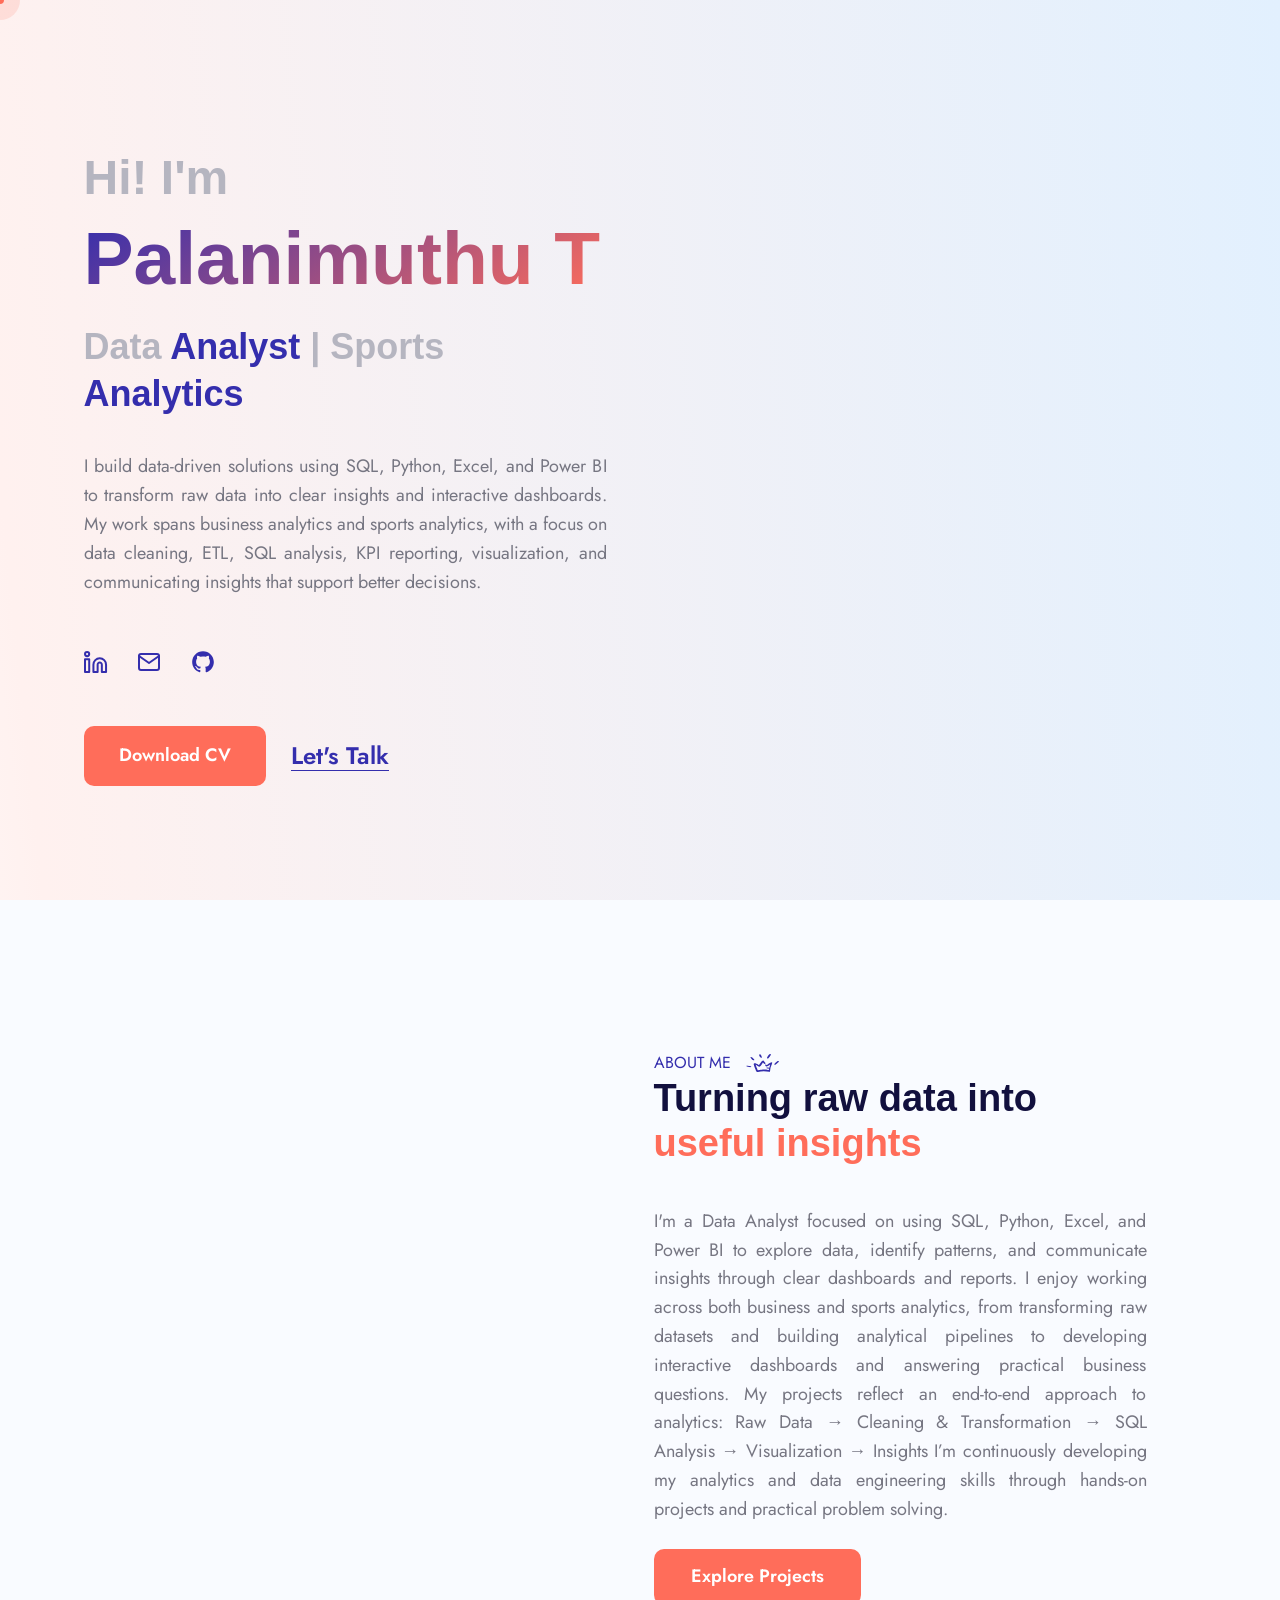
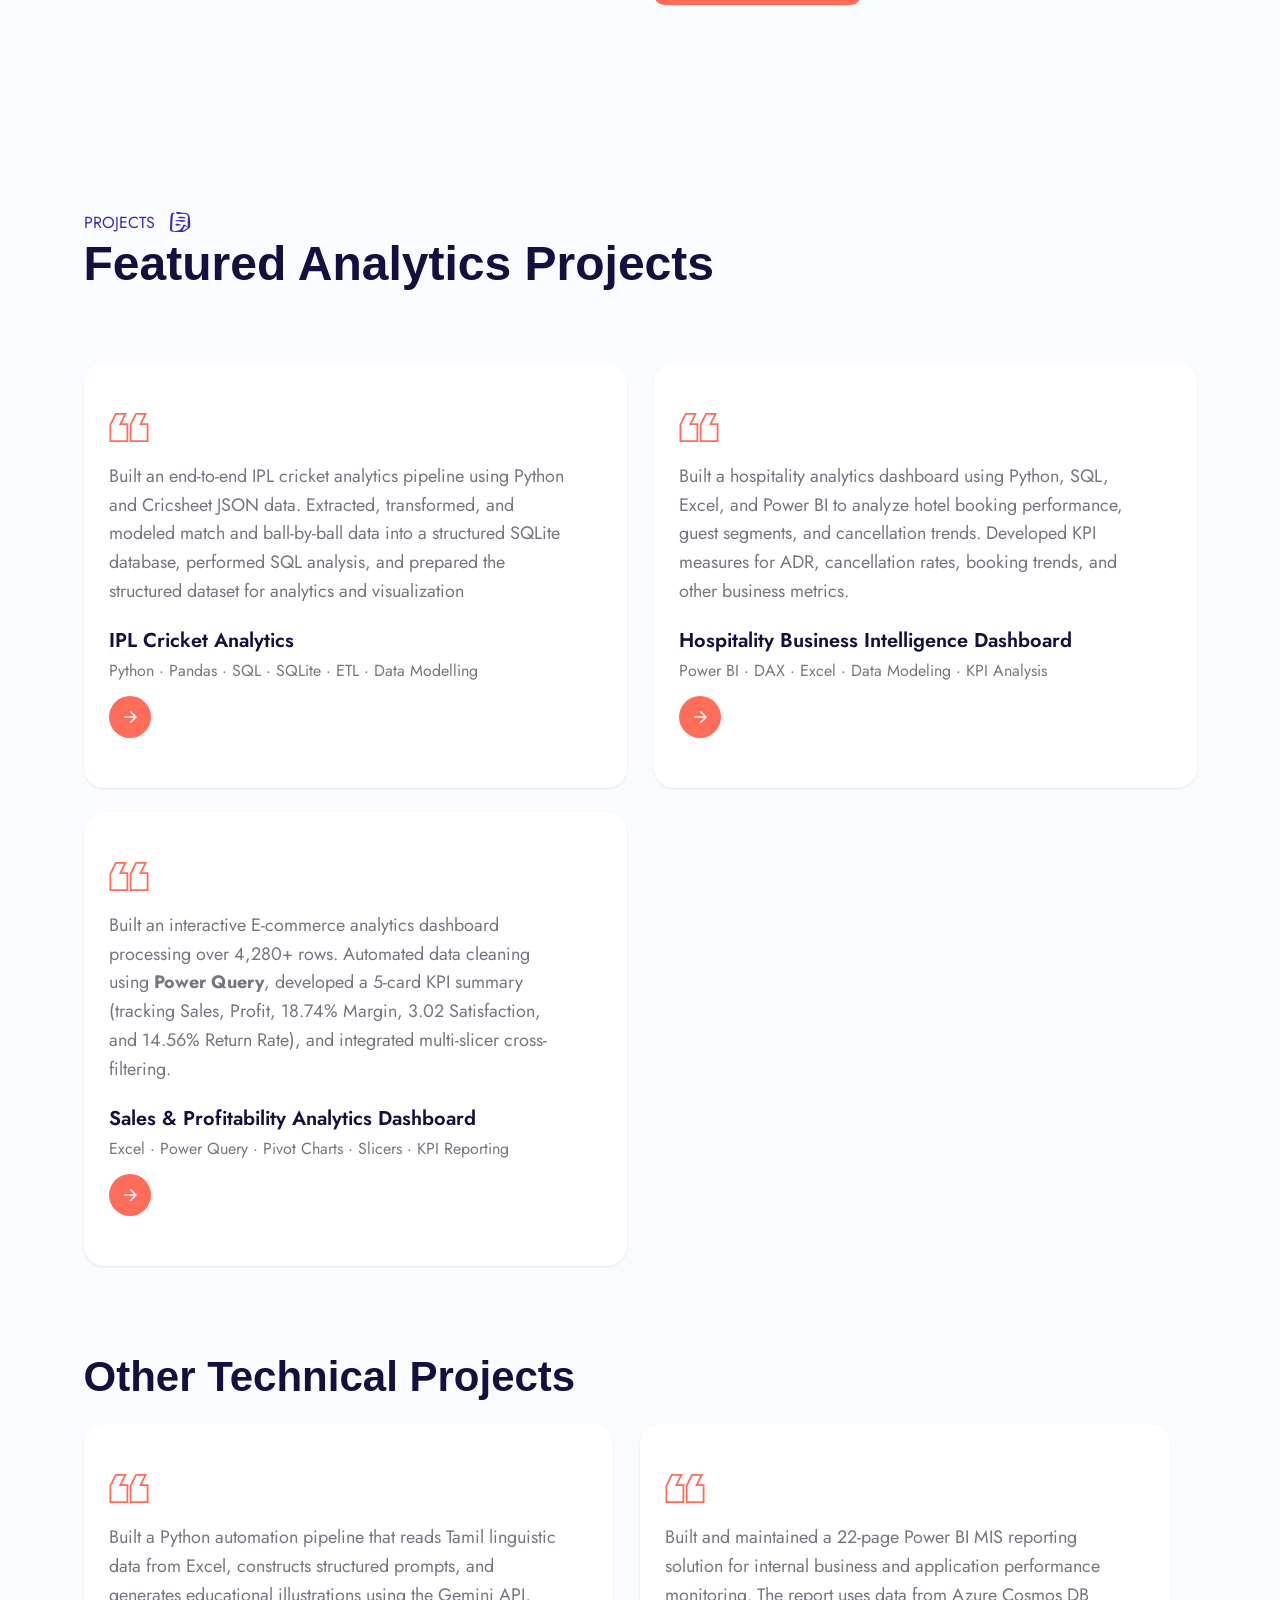
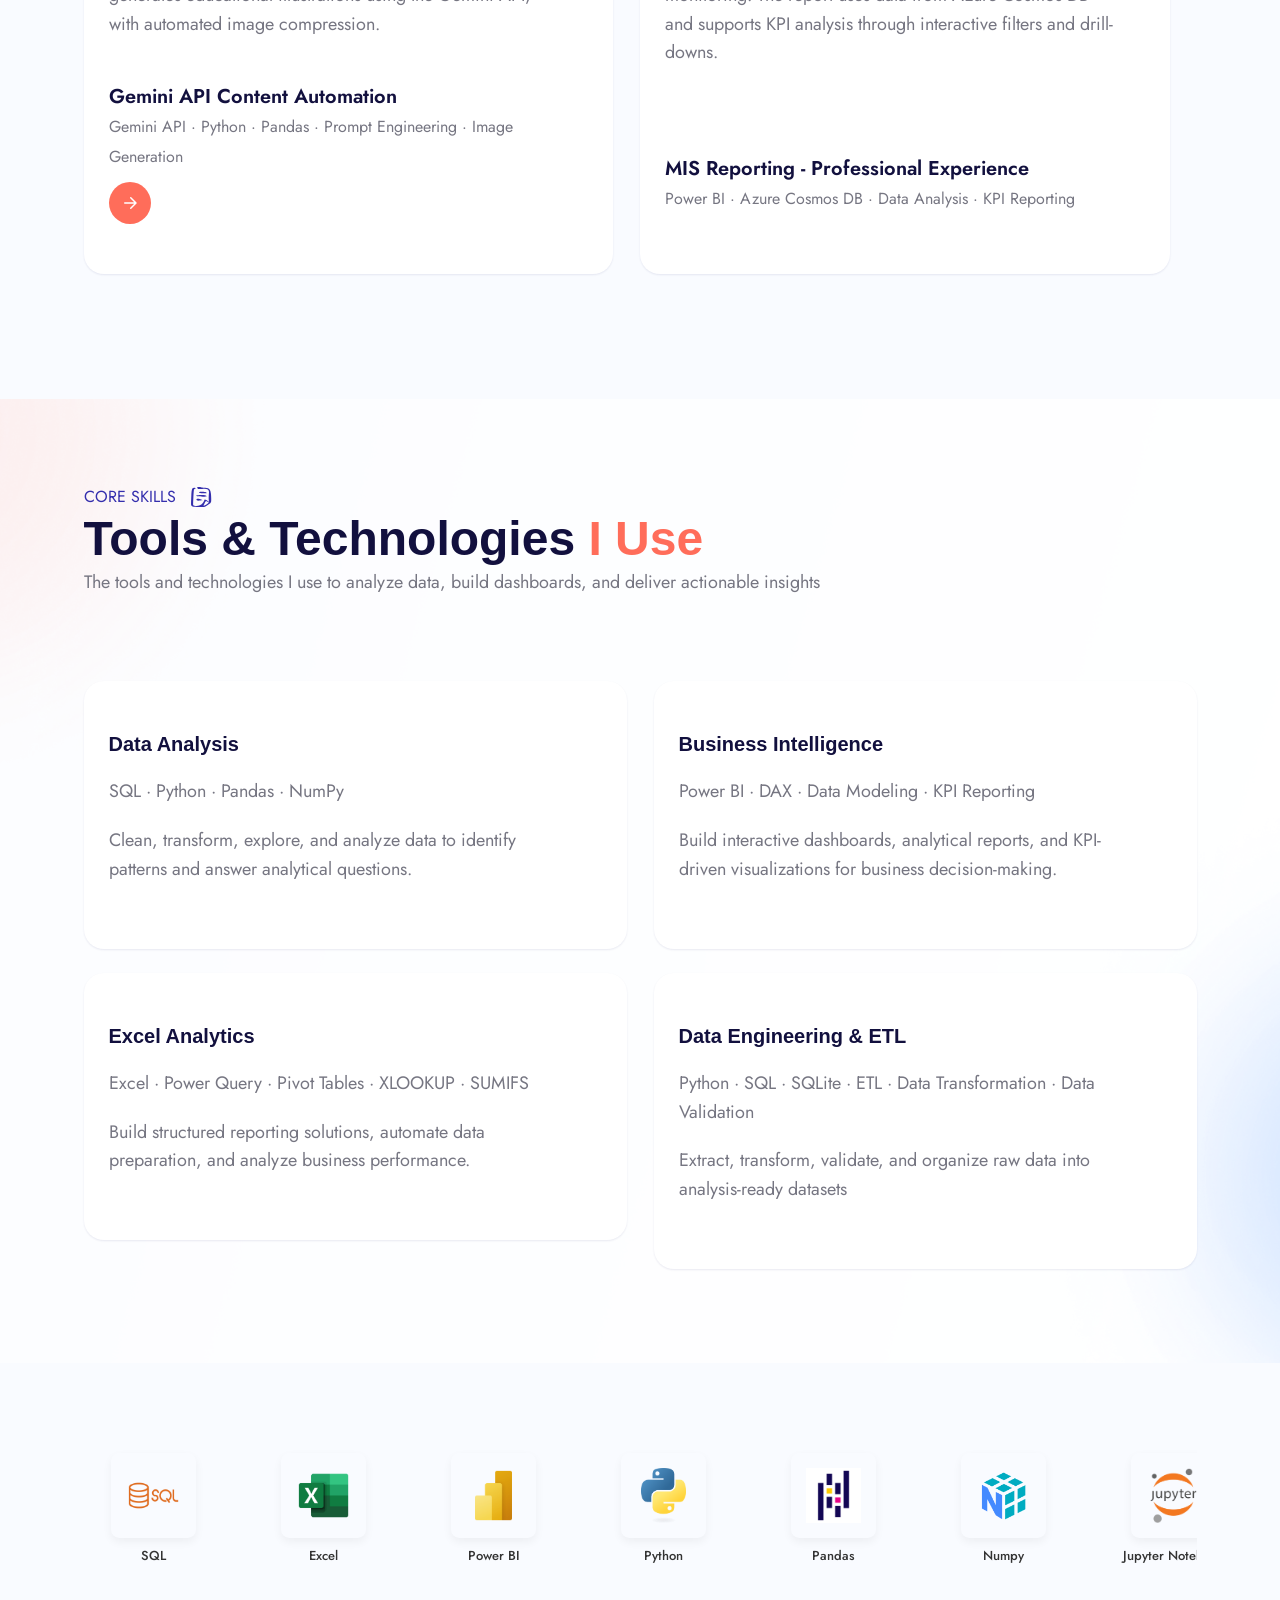
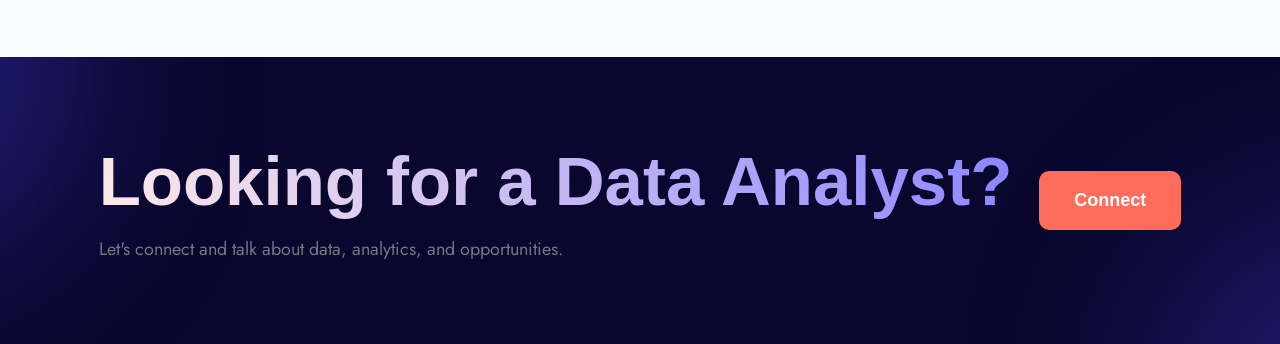
<file: index.html>
<!DOCTYPE html>
<html class="no-js" lang="en">

<head>
  <meta charset="utf-8">
  <meta http-equiv="x-ua-compatible" content="ie=edge">
  <meta name="viewport" content="width=device-width, initial-scale=1">
  <meta name="author" content="Palanimuthu T">
  <link rel="icon" href="assets\img\icon\Quote.svg">
  <title>Palanimuthu T</title>
  <link rel="stylesheet" href="assets/css/plugins/bootstrap.min.css">
  <link rel="stylesheet" href="assets/css/plugins/fontawesome.min.css">
  <link rel="stylesheet" href="assets/css/plugins/odometer-theme-default.css">
  <link rel="stylesheet" href="assets/css/plugins/select2.min.css">
  <link rel="stylesheet" href="assets/css/plugins/animate.css">
  <link rel="stylesheet" href="assets/css/style.css">

  <style>
    /* Lightbox Popup Background Overlay */
    .sample-modal {
      display: none; 
      position: fixed; 
      z-index: 9999; 
      left: 0;
      top: 0;
      width: 100%; 
      height: 100%; 
      overflow: auto; 
      background-color: rgba(0, 0, 0, 0.85); 
      backdrop-filter: blur(5px);
    }

    /* Central Box Content Box */
    .sample-modal-content {
      position: relative;
      margin: auto;
      top: 50%;
      transform: translateY(-50%);
      padding: 0;
      width: 90%;
      max-width: 800px;
      text-align: center;
    }

    /* Image styling inside popup */
    .sample-modal-content img {
      width: 100%;
      max-height: 75vh;
      object-fit: contain;
      border-radius: 8px;
      box-shadow: 0 4px 20px rgba(0,0,0,0.5);
    }

    /* Close/Cancel Button styling */
    .sample-close {
      position: absolute;
      top: 20px;
      right: 30px;
      color: #fff;
      font-size: 18px; 
      font-weight: bold;
      cursor: pointer;
      background: #ff6d5a;
      padding: 8px 16px;
      border-radius: 20px;
      transition: 0.3s;
    }
    .sample-close:hover {
      background: #e05340;
    }

    /* Forward & Back Buttons */
    .sample-prev, .sample-next {
      cursor: pointer;
      position: absolute;
      top: 50%;
      width: auto;
      padding: 14px 20px;
      margin-top: -22px;
      color: white;
      font-weight: bold;
      font-size: 18px;
      transition: 0.3s ease;
      border-radius: 50px;
      user-select: none;
      background-color: rgba(255, 109, 90, 0.8); 
      text-decoration: none !important;
    }

    .sample-prev { left: -60px; }
    .sample-next { right: -60px; }

    .sample-prev:hover, .sample-next:hover {
      background-color: rgba(255, 109, 90, 1);
    }

    /* Counter Text layout */
    .image-counter {
      color: #f2f2f2;
      font-size: 14px;
      padding: 10px 0;
    }
    
      .cs_slider_wrapper {
        overflow: hidden;
        width: 100%;
        position: relative;
        padding: 10px 0;
      }
      .cs_slider_track {
        display: flex;
        width: calc(140px * 12);
        animation: cs_marquee_scroll 20s linear infinite;
        gap: 30px;
      }
      .cs_slider_item {
        width: 140px;
        flex-shrink: 0;
      }
      .cs_logo_circle {
        width: 85px;
        height: 85px;
        border-radius: 10%;
        display: flex;
        align-items: center;
        justify-content: center;
        margin: 0 auto 8px auto;
        box-shadow: 0 4px 10px rgba(0,0,0,0.05);
        overflow: hidden;
        padding: 15px;
      }
      .cs_logo_circle img {
        max-width: 100%;
        max-height: 100%;
        object-fit: contain;
      }
      .cs_logo_label {
        font-size: 13px;
        font-weight: 500;
        color: #333;
      }
      @keyframes cs_marquee_scroll {
        0% { transform: translateX(0); }
        100% { transform: translateX(calc(-140px * 6)); }
      }
      /* Pause scrolling effect when hovering mouse over logos */
      .cs_slider_wrapper:hover .cs_slider_track {
        animation-play-state: paused;
      }


    /* Responsive adjustment for small viewports */
    @media only screen and (max-width: 768px) {
      .sample-prev { left: 10px; }
      .sample-next { right: 10px; }
      .sample-close { top: 10px; right: 10px; }
    }
  </style>

</head>

<body>
  <div class="cs_preloader cs_center">
    <div class="cs_preloader_in"></div>
  </div>

  <main>
    <!-- Start Hero Section -->
    <section class="cs_hero cs_style_2 cs_filled_bg" data-src="assets/img/bg/hero_bg_2.svg">
      <div class="container">
        <div class="row align-items-center">
          <div class="col-lg-6 order-2 order-lg-1">
            <div class="cs_hero_info cs_pr_20">
              <h4 class="cs_hero_meta cs_font_48 cs_white_blue_text_2 cs_semi_bold cs_primary_font mb-0">Hi! I'm<br></h4>
              <h1 class="cs_hero_title cs_font_92 cs_black wow fadeInLeft" data-wow-duration="0.8s" data-wow-delay="0.2s">
                <span class="cs_gradient_text">Palanimuthu T</span>
              </h1>
              <h4 class="cs_hero_subtitle cs_font_36 cs_semi_bold cs_primary_font cs_white_blue_text_2">
                Data <span class="cs_accent_color_2">Analyst</span> | 
                Sports <span class="cs_accent_color_2">Analytics</span>
              </h4>
              <p class="cs_hero_text" style="text-align: justify;">
                I build data-driven solutions using SQL, Python, Excel, and Power BI to transform raw data into clear insights and interactive dashboards.
                My work spans business analytics and sports analytics, with a focus on data cleaning, ETL, SQL analysis, KPI reporting, visualization, and communicating insights that support better decisions.
              </p>

              <div class="cs_social_btns d-flex">
                <a class="cs_accent_color_2" href="https://www.linkedin.com/in/palanimuthu2003/" target="_blank" aria-label="LinkedIn">
                  <svg width="24" height="22" viewBox="0 0 24 22" fill="none" xmlns="http://www.w3.org/2000/svg">
                    <path d="M15.7367 7.3158C17.4117 7.3158 19.0182 7.98121 20.2026 9.16565C21.3871 10.3501 22.0525 11.9565 22.0525 13.6316V21H17.842V13.6316C17.842 13.0732 17.6201 12.5378 17.2253 12.1429C16.8305 11.7481 16.295 11.5263 15.7367 11.5263C15.1783 11.5263 14.6429 11.7481 14.248 12.1429C13.8532 12.5378 13.6314 13.0732 13.6314 13.6316V21H9.4209V13.6316C9.4209 11.9565 10.0863 10.3501 11.2708 9.16565C12.4552 7.98121 14.0616 7.3158 15.7367 7.3158Z" stroke="currentColor" stroke-width="2" stroke-linecap="round" stroke-linejoin="round"/>
                    <path d="M5.21053 8.36841H1V21H5.21053V8.36841Z" stroke="currentColor" stroke-width="2" stroke-linecap="round" stroke-linejoin="round"/>
                    <path d="M3.10526 5.21053C4.26797 5.21053 5.21053 4.26797 5.21053 3.10526C5.21053 1.94256 4.26797 1 3.10526 1C1.94256 1 1 1.94256 1 3.10526C1 4.26797 1.94256 5.21053 3.10526 5.21053Z" stroke="currentColor" stroke-width="2" stroke-linecap="round" stroke-linejoin="round"/>
                  </svg>
                </a>
                <a class="cs_accent_color_2" href="mailto:tpalanimuthu2003@gmail.com" target="_blank" aria-label="Gmail">
                  <svg width="22" height="18" viewBox="0 0 22 18" fill="none" xmlns="http://www.w3.org/2000/svg">
                    <path d="M3 1H19C20.1 1 21 1.9 21 3V15C21 16.1 20.1 17 19 17H3C1.9 17 1 16.1 1 15V3C1 1.9 1.9 1 3 1Z" stroke="currentColor" stroke-width="2" stroke-linecap="round" stroke-linejoin="round"/>
                    <path d="M21 3L11 10L1 3" stroke="currentColor" stroke-width="2" stroke-linecap="round" stroke-linejoin="round"/>
                  </svg>
                </a>
                <a class="cs_accent_color_2" href="https://github.com/PALANIMUTHU2003" target="_blank" aria-label="GitHub">
                  <svg width="26" height="26" viewBox="0 0 24 24" fill="none" xmlns="http://www.w3.org/2000/svg">
                    <path d="M12 2C6.477 2 2 6.477 2 12c0 4.42 2.865 8.166 6.839 9.489.5.092.682-.217.682-.483 0-.237-.008-.866-.013-1.7-2.782.603-3.369-1.34-3.369-1.34-.454-1.156-1.11-1.462-1.11-1.462-.908-.62.069-.608.069-.608 1.003.07 1.531 1.03 1.531 1.03.892 1.529 2.341 1.087 2.91.831.092-.646.35-1.086.636-1.336-2.22-.253-4.555-1.11-4.555-4.943 0-1.091.39-1.984 1.029-2.683-.103-.253-.446-1.27.098-2.647 0 0 .84-.269 2.75 1.025A9.564 9.564 0 0112 6.844c.85.004 1.705.115 2.504.337 1.909-1.294 2.747-1.025 2.747-1.025.546 1.377.203 2.394.1 2.647.64.699 1.028 1.592 1.028 2.683 0 3.842-2.339 4.687-4.566 4.935.359.309.678.919.678 1.852 0 1.336-.012 2.415-.012 2.743 0 .267.18.579.688.481C19.137 20.164 22 16.418 22 12c0-5.523-4.477-10-10-10z" fill="currentColor"/>
                  </svg>
                </a>
              </div>

              <div class="cs_btns">
                <a href="assets\Palanimuthu_Resume.pdf" class="cs_btn cs_style_1" download><span>Download CV</span></a>
                <a class="cs_font_24 cs_accent_color_2 cs_accent_color_2_hover cs_text_btn cs_type_2 cs_semi_bold" href="contact.html">Let's Talk</a>
              </div>
            </div>
          </div>
      </div>
    </section>
    <!-- End Hero Section -->

    <!-- Start About Section -->
    <section class="position-relative">
      <div class="position-absolute cs_about_shape_3">
        <img src="assets/img/about_shape_2.svg" alt="">
      </div>
      <div class="cs_height_150 cs_height_lg_80"></div>
      <div class="container">
        <div class="row">
          <div class="col-lg-6 order-2 order-lg-1 offset-lg-6">
            <div class="cs_pr_50">
              <div class="cs_section_heading cs_style_1">
                <p class="cs_section_subtitle cs_accent_color_2 cs_font_16 wow fadeInLeft" data-wow-duration="0.8s" data-wow-delay="0.2s">
                  <span>ABOUT ME</span>
                  <svg width="34" height="18" viewBox="0 0 34 18" fill="none" xmlns="http://www.w3.org/2000/svg">
                    <path fill-rule="evenodd" clip-rule="evenodd" d="M13.164 1.06887C13.1878 2.25431 14.6046 4.16031 15.5689 3.80003C15.9856 3.63732 15.9856 3.463 15.5332 2.19621C14.4498 -0.813889 13.1402 0.115862 13.164 1.06887ZM21.0215 3.75354C20.6882 4.67168 21.843 4.83439 22.6407 3.98598C23.4502 3.11433 24.3193 1.81268 24.7836 0.929407C25.2956 0.0810016 24.2955 -0.349012 23.4621 0.348307C22.474 1.16185 21.2477 3.11433 21.0215 3.75354ZM4.61598 3.0446C3.87784 3.33515 6.35416 6.33363 7.35421 6.35687C8.52093 6.38011 8.61615 6.12443 7.80659 5.06683C6.53272 3.39327 5.46126 2.70757 4.61598 3.0446ZM15.807 7.35636C15.3665 7.78637 14.8426 8.3791 14.6403 8.65803C12.9021 11.1916 12.8783 11.2149 12.0806 10.6221C10.2353 9.274 7.1994 8.35586 7.79467 10.7035C8.16374 12.1214 9.25905 14.7131 9.54478 15.5731C10.2829 17.8394 10.6758 18.2113 11.9854 17.9091C15.2355 17.1421 19.8787 17.1188 23.2003 17.851C24.0217 18.037 24.0693 17.944 24.1527 16.3285C24.3194 13.0628 26.248 9.87833 26.248 8.8556C26.248 7.70502 24.0217 8.56505 20.9978 10.8778L20.6882 11.1103L20.2477 10.8197C19.3429 10.227 18.8905 10.6919 19.4024 11.6797C19.8191 12.4817 20.1644 12.749 21.0811 12.319C21.6049 12.0749 22.3311 11.61 23.355 10.9011C23.7598 10.6221 24.0932 10.4246 24.0932 10.4594C24.0932 10.6221 23.3669 13.6671 23.3669 13.6787L21.5573 13.5276C20.1167 13.4695 19.9501 14.2133 21.4382 14.4342C21.593 14.4574 23.1169 14.6434 23.1169 14.6434C23.1169 14.6434 23.0574 15.2942 22.8907 15.6661C22.7121 16.038 22.4145 16.131 21.9264 15.9683C18.1047 14.7363 11.8782 16.2356 11.8663 16.2356C11.6401 16.2704 9.56861 10.9359 9.73528 10.7732C9.75909 10.75 10.0091 10.9011 10.2948 11.1103C13.5211 13.3998 13.8545 13.3301 15.9856 9.99456L16.9856 8.42559L17.3785 8.99507C18.5214 10.657 20.1405 9.92483 19.2357 8.70452C18.9262 8.29775 18.4143 7.6934 17.5928 6.75202C17.2238 6.32201 16.6761 6.50795 15.807 7.35636ZM31.2959 7.18203C30.8673 7.42609 28.6291 9.51805 28.3672 9.9132C27.8076 10.7848 28.9743 10.9824 30.0339 10.1921C31.2721 9.27399 33.0222 7.69341 33.0222 7.48421C33.0341 7.06582 31.8793 6.85661 31.2959 7.18203ZM1.8063 12.749C3.54448 13.1674 4.54451 13.272 4.93739 13.0628C5.58028 12.7257 5.28265 12.4817 3.75877 12.1098C3.6159 12.0749 2.21106 11.6914 1.24672 11.6914C0.556213 11.6914 -0.979555 12.0633 1.8063 12.749Z" fill="#342EAD"/>
                  </svg>
                </p>
                  <h2 class="cs_section_title cs_font_38 cs_semi_bold">
                      Turning raw data into<span class="cs_accent_color"> <span class="cs_accent_color"> useful insights</span>
                  </h2>             
                </div>
              <div class="cs_height_40 cs_height_lg_30"></div>
              <p class="m-0" style="text-align: justify;">
                I'm a Data Analyst focused on using SQL, Python, Excel, and Power BI to explore data, identify patterns, and communicate insights through clear dashboards and reports.
                I enjoy working across both business and sports analytics, from transforming raw datasets and building analytical pipelines to developing interactive dashboards and answering practical business questions.
                My projects reflect an end-to-end approach to analytics:
                Raw Data → Cleaning & Transformation → SQL Analysis → Visualization → Insights
                I’m continuously developing my analytics and data engineering skills through hands-on projects and practical problem solving.
              </p>
              <div class="cs_height_25 cs_height_lg_20"></div>
              <a class="cs_btn cs_style_1" href="#projects"><span>Explore Projects</span></a>
            </div>
            <div class="cs_height_lg_30"></div>
          </div>
        </div>
      </div>
      <div class="cs_height_150 cs_height_lg_80"></div>
    </section>
    <!-- End About Section -->

<!-- Start What I Do Section -->
     
<!-- End What I Do Section -->


<!-- Start Projects Section -->
<!-- <section class="position-relative"> -->
  <section class="position-relative" id="projects" aria-label="Projects">
    <div class="cs_height_55 cs_height_lg_80"></div>

    <div class="container">
        <div class="d-lg-flex justify-content-between">
            <div class="cs_section_heading cs_style_1">
                <p class="cs_section_subtitle cs_accent_color_2 cs_font_16 wow fadeInLeft"
                   data-wow-duration="0.8s" data-wow-delay="0.2s">
                    <span>PROJECTS</span>
                    <svg width="21" height="20" viewBox="0 0 21 20" fill="none"
                         xmlns="http://www.w3.org/2000/svg">
                        <path fill-rule="evenodd" clip-rule="evenodd"
                              d="M6.32185 0.162195C5.92711 0.458249 6.20673 1.29707 6.83174 1.70825C7.35805 2.05365 9.61133 2.16878 11.2561 1.95496C15.7627 1.34641 18.2298 2.57997 17.9831 5.2938C17.6377 9.27408 17.5719 12.0866 17.8186 13.4353C18.0982 14.9978 18.0653 14.8826 17.539 14.4879C17.0292 14.1096 15.8614 13.3366 15.2035 12.9254C14.6607 12.5965 13.7232 12.1195 13.5423 12.728C13.2462 13.7313 12.358 15.2774 11.5686 16.33C9.77579 18.7149 6.32185 19.2577 3.36131 18.7478C2.11131 18.534 2.07841 18.1063 2.12775 17.1688C2.29223 13.8136 2.52246 4.86616 2.9172 2.97471C3.11457 2.02076 3.34485 1.85628 4.08498 1.64246C5.38433 1.28062 4.4962 0.655619 2.96659 0.836541C1.89751 0.968121 1.28895 1.36286 0.910659 2.76089C0.334999 4.9484 0.400789 8.92867 0.0060502 17.0702C-0.0926344 18.9781 1.02579 19.636 2.63764 19.8004C3.59159 19.8991 5.03895 19.932 7.47317 19.9649C10.4995 19.9978 12.0126 20.0471 13.0324 19.8991C14.1837 19.7346 14.6936 19.3235 16.0588 18.4188C20.368 15.5241 20.2035 15.7873 20.2199 11.9714C20.2528 3.22142 19.0357 0.984568 14.0686 0.754304C12.6212 0.688514 11.2232 0.524037 10.6969 0.37601C9.3153 -0.00228091 6.71659 -0.133858 6.32185 0.162195ZM9.24946 4.83327C8.0488 4.93195 7.63768 5.82011 8.65742 6.09972C9.49624 6.32998 13.7067 6.37932 15.1048 6.2313C15.96 6.13261 15.6146 5.52406 14.9238 5.228C13.9041 4.78392 11.8153 4.61945 9.24946 4.83327ZM7.17715 8.18854C4.34819 8.32012 5.08831 9.09315 6.33831 9.33986C8.87122 9.83328 15.5982 9.89908 15.5982 9.24118C15.5982 8.33657 12.3745 7.94183 7.17715 8.18854ZM7.19353 13.6984C8.3613 13.6655 10.6969 13.4682 11.1245 13.3366C11.8647 13.1063 10.8449 12.3168 9.56203 12.1359C7.83504 11.8892 7.11129 11.8234 6.70011 11.8563C4.52905 11.9714 5.483 13.7478 7.19353 13.6984ZM17.8021 15.5405C17.6048 15.6886 15.7133 17.5965 13.4436 18.5504C12.5883 18.9123 12.1442 18.8629 12.7034 18.1392C13.1475 17.3333 14.6772 13.9287 15.0555 13.9287C15.2693 13.9451 17.8021 15.5405 17.8021Z"
                              fill="currentColor"/>
                    </svg>
                </p>

                <h2 class="cs_section_title cs_font_48 cs_semi_bold">
                    Featured Analytics Projects<span class="cs_accent_color"></span>
                </h2>
            </div>
        </div>

        <div class="cs_height_70 cs_height_lg_30"></div>

        <div class="row cs_gap_70">

            <!-- PROJECT 1: IPL ANALYTICS -->
            <div class="col-lg-6">
                <div class="cs_testimonial cs_style_2 cs_radius_20 cs_white_bg cs_transition_3 cs_transform_up_hover_3">
                    <div class="cs_testimonial_in">
                        <div class="cs_testimonial_info">

                            <img class="cs_testimonial_quote"
                                 src="assets/img/icon/Quote.svg"
                                 alt="Quote">

                            <p class="cs_testimonial_text">
                                Built an end-to-end IPL cricket analytics pipeline using
                                Python and Cricsheet JSON data. Extracted, transformed,
                                and modeled match and ball-by-ball data into a structured
                                SQLite database, performed SQL analysis, and prepared the
                                structured dataset for analytics and visualization
                            </p>

                            <div class="cs_testimonial_author">
                                <div class="cs_author_name cs_font_20 cs_semi_bold">
                                    IPL Cricket Analytics
                                </div>

                                <div class="cs_author_designation cs_font_16">
                                    Python · Pandas · SQL · SQLite · ETL · Data Modelling
                                </div>

                                <div class="cs_height_10"></div>

                                <a href="https://github.com/PALANIMUTHU2003/ipl-cricket-analytics-etl"
                                   target="_blank"
                                   class="circle-link">
                                    <svg width="18" height="18" viewBox="0 0 24 24" fill="none">
                                        <path d="M5 12h14M13 5l7 7-7 7"
                                              stroke="white"
                                              stroke-width="2"
                                              stroke-linecap="round"
                                              stroke-linejoin="round"/>
                                    </svg>
                                </a>
                            </div>

                        </div>
                    </div>
                </div>
            </div>


<!-- PROJECT 2: HOSPITALITY BUSINESS INTELLIGENCE -->
            <div class="col-lg-6">
                <div class="cs_testimonial cs_style_2 cs_radius_20 cs_white_bg cs_transition_3 cs_transform_up_hover_3">
                    <div class="cs_testimonial_in">
                        <div class="cs_testimonial_info">

                            <img class="cs_testimonial_quote"
                                 src="assets/img/icon/Quote.svg"
                                 alt="Quote">

                            <p class="cs_testimonial_text">
                                Built a hospitality analytics dashboard using Python, SQL, Excel, and Power BI to analyze hotel booking performance, 
                                guest segments, and cancellation trends. 
                                Developed KPI measures for ADR, cancellation rates, booking trends, and other business metrics.
                            </p>

                            <div class="cs_testimonial_author">
                                <div class="cs_author_name cs_font_20 cs_semi_bold">
                                    Hospitality Business Intelligence Dashboard
                                </div>

                                <div class="cs_author_designation cs_font_16">
                                    Power BI · DAX · Excel · Data Modeling · KPI Analysis
                                </div>

                                <div class="cs_height_10"></div>

                                <a href="https://github.com/PALANIMUTHU2003"
                                   target="_blank"
                                   class="circle-link">
                                    <svg width="18" height="18" viewBox="0 0 24 24" fill="none">
                                        <path d="M5 12h14M13 5l7 7-7 7"
                                              stroke="white"
                                              stroke-width="2"
                                              stroke-linecap="round"
                                              stroke-linejoin="round"/>
                                    </svg>
                                </a>
                            </div>

                        </div>
                    </div>
                </div>
            </div>

<!-- PROJECT 3: EXCEL ANALYTICS -->
            <div class="col-lg-6">
                <div class="cs_testimonial cs_style_2 cs_radius_20 cs_white_bg cs_transition_3 cs_transform_up_hover_3">
                    <div class="cs_testimonial_in">
                        <div class="cs_testimonial_info">

                            <img class="cs_testimonial_quote"
                                 src="assets/img/icon/Quote.svg"
                                 alt="Quote">

                            <p class="cs_testimonial_text">
                                Built an interactive E-commerce analytics dashboard processing over 4,280+ rows. 
                                Automated data cleaning using <b>Power Query</b>, developed a 5-card KPI summary (tracking Sales, Profit, 18.74% Margin, 3.02 Satisfaction, and 14.56% Return Rate), and integrated multi-slicer cross-filtering.
                            </p>

                            <div class="cs_testimonial_author">
                                <div class="cs_author_name cs_font_20 cs_semi_bold">
                                    Sales & Profitability Analytics Dashboard
                                </div>

                                <div class="cs_author_designation cs_font_16">
                                    Excel · Power Query · Pivot Charts · Slicers · KPI Reporting
                                </div>

                                <div class="cs_height_10"></div>

                                <a href="https://github.com/PALANIMUTHU2003"
                                   target="_blank"
                                   class="circle-link">
                                    <svg width="18" height="18" viewBox="0 0 24 24" fill="none">
                                        <path d="M5 12h14M13 5l7 7-7 7"
                                              stroke="white"
                                              stroke-width="2"
                                              stroke-linecap="round"
                                              stroke-linejoin="round"/>
                                    </svg>
                                </a>
                            </div>

                        </div>
                    </div>
                </div>
            </div>

            <!-- OTHER TECHNICAL PROJECTS -->
             <h2 class="cs_section_title cs_font_8 cs_semi_bold" style="margin-top: 60px;"> 
                    Other Technical Projects<span class="cs_accent_color"></span>
                </h2>

            <div class="row">
                <!-- PROJECT 5: GEMINI -->
                <div class="col-lg-6 d-flex">
                    <div class="cs_testimonial cs_style_2 cs_radius_20 cs_white_bg cs_transition_3 cs_transform_up_hover_3 h-100 w-100 d-flex flex-column">
                        <div class="cs_testimonial_in d-flex flex-column flex-grow-1">
                            <div class="cs_testimonial_info d-flex flex-column flex-grow-1">

                                <img class="cs_testimonial_quote"
                                    src="assets/img/icon/Quote.svg"
                                    alt="Quote">

                                <p class="cs_testimonial_text flex-grow-1">
                                    Built a Python automation pipeline that reads Tamil
                                    linguistic data from Excel, constructs structured prompts,
                                    and generates educational illustrations using the Gemini API,
                                    with automated image compression.
                                </p>

                                <div class="cs_testimonial_author mt-auto">
                                    <div class="cs_author_name cs_font_20 cs_semi_bold">
                                        Gemini API Content Automation
                                    </div>

                                    <div class="cs_author_designation cs_font_16">
                                        Gemini API · Python · Pandas · Prompt Engineering · Image Generation
                                    </div>

                                    <div class="cs_height_10"></div>

                                    <a href="https://github.com/PALANIMUTHU2003/tamil-word-image-generator"
                                      target="_blank"
                                      class="circle-link">
                                        <svg width="18" height="18" viewBox="0 0 24 24" fill="none">
                                            <path d="M5 12h14M13 5l7 7-7 7"
                                                  stroke="white"
                                                  stroke-width="2"
                                                  stroke-linecap="round"
                                                  stroke-linejoin="round"/>
                                        </svg>
                                    </a>

                                </div>
                            </div>
                        </div>
                    </div>
                </div>

                <!-- PROJECT 6: POWER BI (Second Card) -->
                <div class="col-lg-6 d-flex">
                    <div class="cs_testimonial cs_style_2 cs_radius_20 cs_white_bg cs_transition_3 cs_transform_up_hover_3 h-100 w-100 d-flex flex-column">
                        <div class="cs_testimonial_in d-flex flex-column flex-grow-1">
                            <div class="cs_testimonial_info d-flex flex-column flex-grow-1">

                                <img class="cs_testimonial_quote"
                                    src="assets/img/icon/Quote.svg"
                                    alt="Quote">

                                <p class="cs_testimonial_text flex-grow-1">
                                    Built and maintained a 22-page Power BI MIS reporting
                                    solution for internal business and application performance
                                    monitoring. The report uses data from Azure Cosmos DB and
                                    supports KPI analysis through interactive filters and drill-downs.
                                </p>

                                <div class="cs_testimonial_author mt-auto">
                                    <div class="cs_author_name cs_font_20 cs_semi_bold">
                                        MIS Reporting - Professional Experience
                                    </div>

                                    <div class="cs_author_designation cs_font_16">
                                        Power BI · Azure Cosmos DB · Data Analysis · KPI Reporting
                                    </div>

                                    <div class="cs_height_10"></div>
                                </div>
                            </div>
                        </div>
                    </div>
                </div>
            </div>

        </div>
    </div>

    <div class="cs_height_125 cs_height_lg_55"></div>
</section>
<!-- End Projects Section -->

    <!-- Start Skills Section -->
    <section class="cs_filled_bg" data-src="assets/img/bg/blog_bg_2.png">
      <div class="cs_height_85 cs_height_lg_75"></div>
      <div class="container">
        <div class="cs_section_heading cs_style_1 text-left">
          <p class="cs_section_subtitle cs_accent_color_2 cs_font_16 wow fadeInLeft" data-wow-duration="0.8s" data-wow-delay="0.2s">
          <span>CORE SKILLS</span>
          <svg width="21" height="20" viewBox="0 0 21 20" fill="none" xmlns="http://www.w3.org/2000/svg">
                <path fill-rule="evenodd" clip-rule="evenodd" d="M6.32185 0.162195C5.92711 0.458249 6.20673 1.29707 6.83174 1.70825C7.35805 2.05365 9.61133 2.16878 11.2561 1.95496C15.7627 1.34641 18.2298 2.57997 17.9831 5.2938C17.6377 9.27408 17.5719 12.0866 17.8186 13.4353C18.0982 14.9978 18.0653 14.8826 17.539 14.4879C17.0292 14.1096 15.8614 13.3366 15.2035 12.9254C14.6607 12.5965 13.7232 12.1195 13.5423 12.728C13.2462 13.7313 12.358 15.2774 11.5686 16.33C9.77579 18.7149 6.32185 19.2577 3.36131 18.7478C2.11131 18.534 2.07841 18.1063 2.12775 17.1688C2.29223 13.8136 2.52246 4.86616 2.9172 2.97471C3.11457 2.02076 3.34485 1.85628 4.08498 1.64246C5.38433 1.28062 4.4962 0.655619 2.96659 0.836541C1.89751 0.968121 1.28895 1.36286 0.910659 2.76089C0.334999 4.9484 0.400789 8.92867 0.0060502 17.0702C-0.0926344 18.9781 1.02579 19.636 2.63764 19.8004C3.59159 19.8991 5.03895 19.932 7.47317 19.9649C10.4995 19.9978 12.0126 20.0471 13.0324 19.8991C14.1837 19.7346 14.6936 19.3235 16.0588 18.4188C20.368 15.5241 20.2035 15.7873 20.2199 11.9714C20.2528 3.22142 19.0357 0.984568 14.0686 0.754304C12.6212 0.688514 11.2232 0.524037 10.6969 0.37601C9.3153 -0.00228091 6.71659 -0.133858 6.32185 0.162195ZM9.24946 4.83327C8.0488 4.93195 7.63768 5.82011 8.65742 6.09972C9.49624 6.32998 13.7067 6.37932 15.1048 6.2313C15.96 6.13261 15.6146 5.52406 14.9238 5.228C13.9041 4.78392 11.8153 4.61945 9.24946 4.83327ZM7.17715 8.18854C4.34819 8.32012 5.08831 9.09315 6.33831 9.33986C8.87122 9.83328 15.5982 9.89908 15.5982 9.24118C15.5982 8.33657 12.3745 7.94183 7.17715 8.18854ZM7.19353 13.6984C8.3613 13.6655 10.6969 13.4682 11.1245 13.3366C11.8647 13.1063 10.8449 12.3168 9.56203 12.1359C7.83504 11.8892 7.11129 11.8234 6.70011 11.8563C4.52905 11.9714 5.483 13.7478 7.19353 13.6984ZM17.8021 15.5405C17.6048 15.6886 15.7133 17.5965 13.4436 18.5504C12.5883 18.9123 12.1442 18.8629 12.7034 18.1392C13.1475 17.3333 14.6772 13.9287 15.0555 13.9287C15.2693 13.9451 17.8021 15.5405 17.8021 15.5405Z" fill="currentColor"/>
              </svg>
          </p>
          <p class="cs_section_subtitle cs_accent_color_2 cs_font_16">
          </p>

          <h2 class="cs_section_title cs_font_48 cs_semi_bold"> Tools & Technologies <span class="cs_accent_color">I Use</span>
          </h2>
          <p class="cs_section_text"> The tools and technologies I use to analyze data, build dashboards, and deliver actionable insights</p>
        </div>
        <div class="cs_height_70 cs_height_lg_30"></div>
        <div class="row cs_gap_40">

          <div class="col-lg-6 order-2 order-lg-1">
            <div class="cs_testimonial cs_style_2 cs_radius_20 cs_white_bg cs_transition_3 cs_transform_up_hover_3">
              <div class="cs_testimonial_in">
                <div class="cs_testimonial_info">
                  <h3 class="cs_author_name cs_font_20 cs_semi_bold">Data Analysis</h3>
                  <p class="cs_testimonial_text">SQL · Python · Pandas · NumPy</p>
                  <p>Clean, transform, explore, and analyze data to identify patterns and answer analytical questions.</p>
                </div>
              </div>
            </div>
          </div>

          <div class="col-lg-6 order-2 order-lg-1">
            <div class="cs_testimonial cs_style_2 cs_radius_20 cs_white_bg cs_transition_3 cs_transform_up_hover_3">
              <div class="cs_testimonial_in">
                <div class="cs_testimonial_info">
                  <h3 class="cs_author_name cs_font_20 cs_semi_bold">Business Intelligence</h3>
                  <p class="cs_testimonial_text">Power BI · DAX · Data Modeling · KPI Reporting</p>
                  <p>Build interactive dashboards, analytical reports, and KPI-driven visualizations for business decision-making.</p>
                </div>
              </div>
            </div>
          </div>

          <div class="col-lg-6 order-2 order-lg-1">
            <div class="cs_testimonial cs_style_2 cs_radius_20 cs_white_bg cs_transition_3 cs_transform_up_hover_3">
              <div class="cs_testimonial_in">
                <div class="cs_testimonial_info">
                  <h3 class="cs_author_name cs_font_20 cs_semi_bold">Excel Analytics</h3>
                  <p class="cs_testimonial_text">Excel · Power Query · Pivot Tables · XLOOKUP · SUMIFS</p>
                  <p>Build structured reporting solutions, automate data preparation, and analyze business performance.</p>
                </div>
              </div>
            </div>
          </div>

          <div class="col-lg-6 order-2 order-lg-1">
            <div class="cs_testimonial cs_style_2 cs_radius_20 cs_white_bg cs_transition_3 cs_transform_up_hover_3">
              <div class="cs_testimonial_in">
                <div class="cs_testimonial_info">
                  <h3 class="cs_author_name cs_font_20 cs_semi_bold">Data Engineering & ETL</h3>
                  <p class="cs_testimonial_text">Python · SQL · SQLite · ETL · Data Transformation · Data Validation</p>
                  <p>Extract, transform, validate, and organize raw data into analysis-ready datasets</p>
                </div>
              </div>
            </div>
          </div>

        </div>
      </div>
      <div class="cs_height_70 cs_height_lg_80"></div>
    </section>
    <!-- End Skills Section -->

    <!-- Start Tech Brands Section -->
    <section class="cs_tech_carousel_section">
      <div class="cs_height_80 cs_height_lg_20"></div>
      <div class="container">
        <!-- Infinite Smooth Scrolling Slider -->
        <div class="cs_slider_wrapper">
          <div class="cs_slider_track">
            
            
            
            <!-- Item 1: SQL -->
            <div class="cs_slider_item text-center">
              <div class="cs_logo_circle cs_brand_bg_8">
                <img src="assets/img/icon/sql logo.png" alt="SQL">
              </div>
              <p class="m-0 cs_logo_label">SQL</p>
            </div>
            
            <!-- Item 2: Excel -->
            <div class="cs_slider_item text-center">
              <div class="cs_logo_circle cs_brand_bg_9">
                <img src="assets\img\icon\excel logo.png" alt="Excel">
              </div>
              <p class="m-0 cs_logo_label">Excel</p>
            </div>
            
            <!-- Item 3: Power BI -->
            <div class="cs_slider_item text-center">
              <div class="cs_logo_circle cs_brand_bg_7">
                <img src="assets\img\icon\power bi logo.png" alt="Power BI">
              </div>
              <p class="m-0 cs_logo_label">Power BI</p>
            </div>

            <!-- Item 4: Python -->
            <div class="cs_slider_item text-center">
              <div class="cs_logo_circle cs_brand_bg_7">
                <img src="assets/img/icon/python.png" alt="Python">
              </div>
              <p class="m-0 cs_logo_label">Python</p>
            </div>

            <!-- Item 5: Pandas -->
            <div class="cs_slider_item text-center">
              <div class="cs_logo_circle cs_brand_bg_9">
                <img src="assets\img\icon\python pandas.png" alt="Pandas">
              </div>
              <p class="m-0 cs_logo_label">Pandas</p>
            </div>
            
            <!-- Item 6: Numpy -->
            <div class="cs_slider_item text-center">
              <div class="cs_logo_circle cs_brand_bg_7">
                <img src="assets\img\icon\python numpy.png" alt="Numpy">
              </div>
              <p class="m-0 cs_logo_label">Numpy</p>
            </div>
            
            <!-- Item 7: Jupyter Notebook -->
            <div class="cs_slider_item text-center">
              <div class="cs_logo_circle cs_brand_bg_7">
                <img src="assets\img\jupyter notebook.png" alt="Jupyter Notebook">
              </div>
              <p class="m-0 cs_logo_label">Jupyter Notebook</p>
            </div>
            
            <!-- Item 8: Azure -->
            <div class="cs_slider_item text-center">
              <div class="cs_logo_circle cs_brand_bg_8">
                <img src="assets\img\icon\azure icon.png" alt="Azure">
              </div>
              <p class="m-0 cs_logo_label">Azure</p>
            </div>

            <!-- Duplicate items here to ensure seamless visual loop -->
            <div class="cs_slider_item text-center"><div class="cs_logo_circle cs_brand_bg_8"><img src="assets/img/icon/sql logo.png" alt="SQL"></div><p class="m-0 cs_logo_label">SQL</p></div>
            <div class="cs_slider_item text-center"><div class="cs_logo_circle cs_brand_bg_9"><img src="assets\img\icon\excel logo.png" alt="Excel"></div><p class="m-0 cs_logo_label">Excel</p></div>
            <div class="cs_slider_item text-center"><div class="cs_logo_circle cs_brand_bg_7"><img src="assets\img\icon\power bi logo.png" alt="Power BI"></div><p class="m-0 cs_logo_label">Power BI</p></div>
            <div class="cs_slider_item text-center"><div class="cs_logo_circle cs_brand_bg_7"><img src="assets/img/icon/python.png" alt="Python"></div><p class="m-0 cs_logo_label">Python</p></div>
            <div class="cs_slider_item text-center"><div class="cs_logo_circle cs_brand_bg_7"><img src="assets\img\icon\python pandas.png" alt="Pandas"></div><p class="m-0 cs_logo_label">Pandas</p></div>
            <div class="cs_slider_item text-center"><div class="cs_logo_circle cs_brand_bg_8"><img src="assets\img\icon\python numpy.png" alt="Numpy"></div><p class="m-0 cs_logo_label">Numpy</p></div>
            <div class="cs_slider_item text-center"><div class="cs_logo_circle cs_brand_bg_7"><img src="assets\img\jupyter notebook.png" alt="Jupyter Notebook"></div><p class="m-0 cs_logo_label">Jupyter Notebook</p></div>
            <div class="cs_slider_item text-center"><div class="cs_logo_circle cs_brand_bg_8"><img src="assets\img\icon\azure icon.png" alt="Azure"></div><p class="m-0 cs_logo_label">Azure</p></div>

          </div>
        </div>
      </div>
      <div class="cs_height_80 cs_height_lg_40"></div>
    </section>
    <!-- End Tech Brands Section -->

  </main>

  <!-- Start Footer -->
  <footer class="cs_footer cs_style_1 cs_filled_bg position-relative" data-src="assets/img/bg/footer_bg.svg">
    <div class="position-absolute cs_footer_shape_1">
    </div>
       <div class="container">
      <div class="cs_footer_cta">
        <div class="d-flex justify-content-between align-items-center flex-wrap gap-4">
          <div>
            <h2 class="cs_font_69 cs_gradient_text_2 cs_semi_bold mb-2">Looking for a Data Analyst?</h2>
            <p class="mb-0">Let's connect and talk about data, analytics, and opportunities.</p>
          </div>
          <a href="contact.html" class="cs_btn cs_style_1 cs_primary_font"><span>Connect</span></a>
        </div>
      </div>
  </footer>
  <!-- End Footer -->

  <script src="assets/js/plugins/jquery-3.6.0.min.js"></script>
  <script src="assets/js/plugins/gsap.min.js"></script>
  <script src="assets/js/plugins/isotope.pkg.min.js"></script>
  <script src="assets/js/plugins/odometer.min.js"></script>
  <script src="assets/js/plugins/wow.min.js"></script>
  <script src="assets/js/main.js"></script>
</body>
</html>
</file>
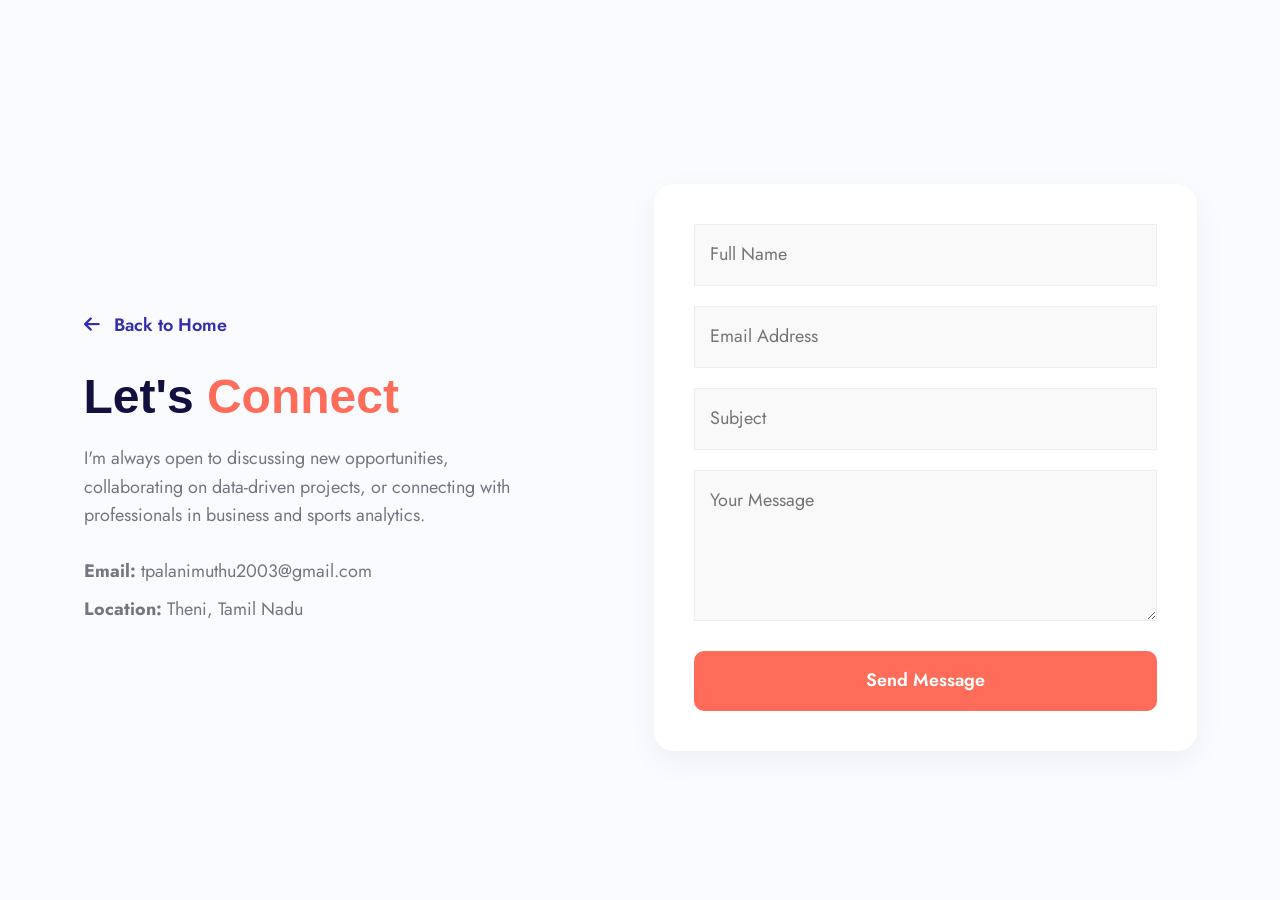
<file: contact.html>
<!DOCTYPE html>
<html class="no-js" lang="en">

<head>
  <meta charset="utf-8">
  <meta http-equiv="x-ua-compatible" content="ie=edge">
  <meta name="viewport" content="width=device-width, initial-scale=1">
  <meta name="author" content="Palanimuthu T">
  <link rel="icon" href="assets\img\icon\Quote.svg">
  <title>Contact | Palanimuthu T</title>

  <link rel="stylesheet" href="assets/css/plugins/bootstrap.min.css">
  <link rel="stylesheet" href="assets/css/plugins/fontawesome.min.css">
  <link rel="stylesheet" href="assets/css/plugins/animate.css">
  <link rel="stylesheet" href="assets/css/style.css">

  <style>
    /* ================= FORM ================= */
    .cs_form_field {
      width: 100%;
      padding: 15px;
      border: 1px solid #eee;
      background: #f9f9f9;
      margin-bottom: 20px;
      transition: 0.3s;
    }

    .cs_form_field:focus {
      border-color: #342EAD;
      outline: none;
      background: #fff;
    }

    /* ================= HERO HEIGHT ================= */
    .cs_full_height {
      min-height: 100vh;
      display: flex;
      align-items: center;
    }

    @media (max-width: 768px) {
      .cs_full_height {
        min-height: auto;
        padding: 60px 0;
      }
    }

    /* ================= FORM BOX ================= */
    .cs_form_box {
      padding: 40px;
      background: #fff;
      border-radius: 20px;
      box-shadow: 0px 10px 30px rgba(0,0,0,0.05);
    }

    @media (max-width: 768px) {
      .cs_form_box {
        padding: 20px;
      }
    }

    /* ================= CRITICAL FIX (YOUR ISSUE) ================= */
    /* Prevent theme from reversing Bootstrap layout */
    .cs_hero .row {
      flex-direction: row !important;
    }

    @media (max-width: 768px) {
      .cs_hero .row {
        flex-direction: column !important;
      }
    }

    /* ================= SUCCESS OVERLAY ================= */
    #success-overlay {
      display: none;
      position: fixed;
      inset: 0;
      background: rgba(0,0,0,0.5);
      z-index: 9999;
      align-items: center;
      justify-content: center;
    }

    #success-overlay.show {
      display: flex;
    }

    .success-box {
      background: #fff;
      border-radius: 20px;
      padding: 50px 40px;
      text-align: center;
      max-width: 380px;
      width: 90%;
      box-shadow: 0 20px 60px rgba(0,0,0,0.15);
    }

    .checkmark-circle {
      width: 80px;
      height: 80px;
      border-radius: 50%;
      background: #ff6d5a;
      display: flex;
      align-items: center;
      justify-content: center;
      margin: 0 auto 20px;
    }

    .checkmark-circle i {
      color: #fff;
      font-size: 36px;
    }

    .success-close {
      background: #ff6d5a;
      color: #fff;
      border: none;
      padding: 12px 30px;
      border-radius: 8px;
      cursor: pointer;
    }
  </style>
</head>

<body>

  <!-- SUCCESS -->
  <div id="success-overlay">
    <div class="success-box">
      <div class="checkmark-circle">
        <i class="fas fa-check"></i>
      </div>
      <h3>Message Sent!</h3>
      <button class="success-close" onclick="closeSuccess()">Close</button>
    </div>
  </div>

  <main>

    <section class="cs_hero cs_style_2 cs_filled_bg cs_full_height"
      data-src="assets/img/bg/hero_bg_2.svg">

      <div class="container">
        <div class="row align-items-center g-4">

          <!-- LEFT: TEXT (always first) -->
          <div class="col-12 col-lg-5 order-1 order-lg-1">

            <div class="cs_section_heading cs_style_1">

              <div class="mb-4">
                <a href="index.html" class="cs_font_18 cs_accent_color_2 cs_semi_bold">
                  <i class="fas fa-arrow-left me-2"></i> Back to Home
                </a>
              </div>

              <h2 class="cs_section_title cs_font_48 cs_semi_bold">
                Let's <span class="cs_accent_color">Connect</span>
              </h2>

              <p class="cs_font_18 mt-3">
                I'm always open to discussing new opportunities, collaborating on data-driven projects, or connecting with professionals in business and sports analytics.
              </p>

              <div class="mt-4">
                <p class="mb-2"><strong>Email:</strong> tpalanimuthu2003@gmail.com</p>
                <p class="mb-0"><strong>Location:</strong> Theni, Tamil Nadu</p>
              </div>

            </div>

          </div>

          <!-- RIGHT: FORM -->
          <div class="col-12 col-lg-6 ms-lg-auto order-2 order-lg-2">

            <div class="cs_form_box">

              <form id="contact-form" action="https://api.web3forms.com/submit" method="POST">

                <input type="hidden" name="access_key"
                  value="e2d8f630-9759-4cd4-87b4-bacd0fdb68c5">

                <input type="text" name="Name" class="cs_form_field" placeholder="Full Name" required>

                <input type="email" name="Email" class="cs_form_field" placeholder="Email Address" required>

                <input type="text" name="Subject" class="cs_form_field" placeholder="Subject">

                <textarea name="Message" rows="4" class="cs_form_field" placeholder="Your Message"
                  required></textarea>

                <button type="submit" class="cs_btn cs_style_1 w-100">
                  <span>Send Message</span>
                </button>

              </form>

            </div>

          </div>

        </div>
      </div>

    </section>

  </main>

  <script>
    const form = document.getElementById('contact-form');

    form.addEventListener('submit', async function (e) {
      e.preventDefault();

      const data = new FormData(form);

      const response = await fetch('https://api.web3forms.com/submit', {
        method: 'POST',
        body: data
      });

      const result = await response.json();

      if (result.success) {
        form.reset();
        document.getElementById('success-overlay').classList.add('show');
      }
    });

    function closeSuccess() {
      document.getElementById('success-overlay').classList.remove('show');
    }
  </script>

</body>
</html>
</file>
<file: assets/css/plugins/odometer-theme-default.css>
.odometer.odometer-auto-theme, .odometer.odometer-theme-default {
  display: inline-block;
  vertical-align: middle;
  *vertical-align: auto;
  *zoom: 1;
  *display: inline;
  position: relative;
}
.odometer.odometer-auto-theme .odometer-digit, .odometer.odometer-theme-default .odometer-digit {
  display: inline-block;
  vertical-align: middle;
  *vertical-align: auto;
  *zoom: 1;
  *display: inline;
  position: relative;
}
.odometer.odometer-auto-theme .odometer-digit .odometer-digit-spacer, .odometer.odometer-theme-default .odometer-digit .odometer-digit-spacer {
  display: inline-block;
  vertical-align: middle;
  *vertical-align: auto;
  *zoom: 1;
  *display: inline;
  visibility: hidden;
}
.odometer.odometer-auto-theme .odometer-digit .odometer-digit-inner, .odometer.odometer-theme-default .odometer-digit .odometer-digit-inner {
  text-align: left;
  display: block;
  position: absolute;
  top: 0;
  left: 0;
  right: 0;
  bottom: 0;
  overflow: hidden;
}
.odometer.odometer-auto-theme .odometer-digit .odometer-ribbon, .odometer.odometer-theme-default .odometer-digit .odometer-ribbon {
  display: block;
}
.odometer.odometer-auto-theme .odometer-digit .odometer-ribbon-inner, .odometer.odometer-theme-default .odometer-digit .odometer-ribbon-inner {
  display: block;
  -webkit-backface-visibility: hidden;
}
.odometer.odometer-auto-theme .odometer-digit .odometer-value, .odometer.odometer-theme-default .odometer-digit .odometer-value {
  display: block;
  -webkit-transform: translateZ(0);
}
.odometer.odometer-auto-theme .odometer-digit .odometer-value.odometer-last-value, .odometer.odometer-theme-default .odometer-digit .odometer-value.odometer-last-value {
  position: absolute;
}
.odometer.odometer-auto-theme.odometer-animating-up .odometer-ribbon-inner, .odometer.odometer-theme-default.odometer-animating-up .odometer-ribbon-inner {
  -webkit-transition: -webkit-transform 2s;
  -moz-transition: -moz-transform 2s;
  -ms-transition: -ms-transform 2s;
  -o-transition: -o-transform 2s;
  transition: transform 2s;
}
.odometer.odometer-auto-theme.odometer-animating-up.odometer-animating .odometer-ribbon-inner, .odometer.odometer-theme-default.odometer-animating-up.odometer-animating .odometer-ribbon-inner {
  -webkit-transform: translateY(-100%);
  -moz-transform: translateY(-100%);
  -ms-transform: translateY(-100%);
  -o-transform: translateY(-100%);
  transform: translateY(-100%);
}
.odometer.odometer-auto-theme.odometer-animating-down .odometer-ribbon-inner, .odometer.odometer-theme-default.odometer-animating-down .odometer-ribbon-inner {
  -webkit-transform: translateY(-100%);
  -moz-transform: translateY(-100%);
  -ms-transform: translateY(-100%);
  -o-transform: translateY(-100%);
  transform: translateY(-100%);
}
.odometer.odometer-auto-theme.odometer-animating-down.odometer-animating .odometer-ribbon-inner, .odometer.odometer-theme-default.odometer-animating-down.odometer-animating .odometer-ribbon-inner {
  -webkit-transition: -webkit-transform 2s;
  -moz-transition: -moz-transform 2s;
  -ms-transition: -ms-transform 2s;
  -o-transition: -o-transform 2s;
  transition: transform 2s;
  -webkit-transform: translateY(0);
  -moz-transform: translateY(0);
  -ms-transform: translateY(0);
  -o-transform: translateY(0);
  transform: translateY(0);
}

.odometer.odometer-auto-theme, .odometer.odometer-theme-default {
  font-family: "Helvetica Neue", sans-serif;
  line-height: 1.1em;
}
.odometer.odometer-auto-theme .odometer-value, .odometer.odometer-theme-default .odometer-value {
  text-align: center;
}
</file>
<file: assets/css/style.css>
/*--------------------------------------------------------------
>> TABLE OF CONTENTS:
----------------------------------------------------------------
1. Typography
2. Spacing
3. General
4. Header
5. Button
6. Preloader
7. Custom Cursor
8. Footer
9. Hero
10. Tab
11. Comments
12. Paginations
13. Iconbox
14. Progressbar
15. About
16. Shape
17. Error page
18. Isotope
19. Section Heading
20. Brand
21. Blog
22. Testimonial
23. Portfolio
24. FunFact
25. Form
26. Catagory
27. Video Popup
--------------------------------------------------------------*/
/*--------------------------------------------------------------
## Basic Color
----------------------------------------------------------------*/
/*--------------------------------------------------------------
1. Typography
----------------------------------------------------------------*/
/* Google Fonts */
@import url("https://fonts.googleapis.com/css2?family=Jost:wght@400;500;600;700&amp;family=Lexend+Deca:wght@400;500;600;700;800&amp;display=swap");

body,
html {
  color: #767682;
  font-family: "Jost", sans-serif;
  font-size: 18px;
  font-weight: 400;
  line-height: 1.666em;
  overflow-x: hidden;
  background-color: #f9fbff;
}

h1,
h2,
h3,
h4,
h5,
h6 {
  clear: both;
  color: #12103e;
  padding: 0;
  margin: 0 0 20px 0;
  font-weight: 600;
  line-height: 1.3em;
  font-family: "Lexend Deca", sans-serif;
}

.cs_primary_font {
  font-family: "Lexend Deca", sans-serif;
}

.cs_secondary_font {
  font-family: "Jost", sans-serif;
}

h1 {
  font-size: 56px;
}

h2 {
  font-size: 42px;
}

h3 {
  font-size: 30px;
}

h4 {
  font-size: 24px;
}

h5 {
  font-size: 18px;
}

h6 {
  font-size: 16px;
}

p {
  margin-bottom: 15px;
  line-height: 1.6em;
}

ul {
  margin: 0 0 25px 0;
  padding-left: 20px;
  list-style: square outside none;
}

ol {
  padding-left: 20px;
  margin-bottom: 25px;
}

dfn,
cite,
em,
i {
  font-style: italic;
}

blockquote {
  margin: 0 15px;
  font-style: italic;
  font-size: 20px;
  line-height: 1.6em;
  margin: 0;
}

address {
  margin: 0 0 15px;
}

img {
  border: 0;
  max-width: 100%;
  height: auto;
}

a {
  color: inherit;
  text-decoration: none;
  -webkit-transition: all 0.3s ease;
  transition: all 0.3s ease;
}

button {
  color: inherit;
  -webkit-transition: all 0.3s ease;
  transition: all 0.3s ease;
}

a:hover {
  text-decoration: none;
  color: #ff6d5a;
}


table {
  width: 100%;
  margin-bottom: 25px;
}
table th {
  font-weight: 600;
  color: #767682;
}
table td,
table th {
  border-top: 1px solid #4d4d4d;
  padding: 11px 10px;
}

dl {
  margin-bottom: 25px;
}
dl dt {
  font-weight: 600;
}

b,
strong {
  font-weight: bold;
}

pre {
  color: #767682;
  border: 1px solid #4d4d4d;
  font-size: 18px;
  padding: 25px;
  border-radius: 5px;
}

kbd {
  font-size: 100%;
  background-color: #767682;
  border-radius: 5px;
}

input,
textarea {
  color: #12103e;
}

/*--------- Font size--------*/
.cs_font_14 {
  font-size: 14px;
}

.cs_font_15 {
  font-size: 15px;
}

.cs_font_16 {
  font-size: 16px;
}

.cs_font_20 {
  font-size: 20px;
}

.cs_font_24 {
  font-size: 24px;
}

.cs_font_28 {
  font-size: 28px;
}

.cs_font_36 {
  font-size: 36px;
}

.cs_font_48 {
  font-size: 48px;
}
@media (max-width: 1199px) {
  .cs_font_48 {
    font-size: 42px;
  }
}

.cs_font_92 {
  font-size: 92px;
}

.cs_font_69 {
  font-size: 69px;
}
.cs_font_38 {
  font-size: 38px;
}
@media (max-width: 1400px) {
  .cs_font_92 {
    font-size: 75px;
  }
}
@media (max-width: 1199px) {
  .cs_font_92 {
    font-size: 70px;
  }
}
@media (max-width: 767px) {
  .cs_font_92 {
    font-size: 56px;
  }
}
@media (max-width: 500px) {
  .cs_font_92 {
    font-size: 46px;
  }
}
@media (max-width: 380px) {
  .cs_font_92 {
    font-size: 42px;
  }
}

/*--------- Font weight--------*/
.cs_light {
  font-weight: 300;
}

.cs_normal {
  font-weight: 400;
}

.cs_medium {
  font-weight: 500;
}

.cs_semi_bold {
  font-weight: 600;
}

.cs_bold {
  font-weight: 700;
}

.cs_extra_bold {
  font-weight: 800;
}

.cs_black {
  font-weight: 900;
}

.cs_letter_spacing_15 {
  letter-spacing: 1.5px;
}

/*----------Responsive------------*/
@media only screen and (max-width: 991px) {
  br {
    display: none;
  }
  h2 {
    font-size: 36px;
    margin-bottom: 10px;
  }
  /*----------Font size------------*/
  .cs_font_20 {
    font-size: 20px;
  }
  .cs_font_24 {
    font-size: 24px;
  }
  .cs_font_28 {
    font-size: 24px;
  }
  .cs_font_48 {
    font-size: 42px;
  }
}
/*--------------------------------------------------------------
  2. Spacing
----------------------------------------------------------------*/
@media screen and (min-width: 992px) {
  .cs_height_1 {
    height: 1px !important;
  }
  .cs_height_2 {
    height: 2px !important;
  }
  .cs_height_3 {
    height: 3px !important;
  }
  .cs_height_4 {
    height: 4px !important;
  }
  .cs_height_5 {
    height: 5px !important;
  }
  .cs_height_6 {
    height: 6px !important;
  }
  .cs_height_7 {
    height: 7px !important;
  }
  .cs_height_8 {
    height: 8px !important;
  }
  .cs_height_9 {
    height: 9px !important;
  }
  .cs_height_10 {
    height: 10px !important;
  }
  .cs_height_11 {
    height: 11px !important;
  }
  .cs_height_12 {
    height: 12px !important;
  }
  .cs_height_13 {
    height: 13px !important;
  }
  .cs_height_14 {
    height: 14px !important;
  }
  .cs_height_15 {
    height: 15px !important;
  }
  .cs_height_16 {
    height: 16px !important;
  }
  .cs_height_17 {
    height: 17px !important;
  }
  .cs_height_18 {
    height: 18px !important;
  }
  .cs_height_19 {
    height: 19px !important;
  }
  .cs_height_20 {
    height: 20px !important;
  }
  .cs_height_21 {
    height: 21px !important;
  }
  .cs_height_22 {
    height: 22px !important;
  }
  .cs_height_23 {
    height: 23px !important;
  }
  .cs_height_24 {
    height: 24px !important;
  }
  .cs_height_25 {
    height: 25px !important;
  }
  .cs_height_26 {
    height: 26px !important;
  }
  .cs_height_27 {
    height: 27px !important;
  }
  .cs_height_28 {
    height: 28px !important;
  }
  .cs_height_29 {
    height: 29px !important;
  }
  .cs_height_30 {
    height: 30px !important;
  }
  .cs_height_31 {
    height: 31px !important;
  }
  .cs_height_32 {
    height: 32px !important;
  }
  .cs_height_33 {
    height: 33px !important;
  }
  .cs_height_34 {
    height: 34px !important;
  }
  .cs_height_35 {
    height: 35px !important;
  }
  .cs_height_36 {
    height: 36px !important;
  }
  .cs_height_37 {
    height: 37px !important;
  }
  .cs_height_38 {
    height: 38px !important;
  }
  .cs_height_39 {
    height: 39px !important;
  }
  .cs_height_40 {
    height: 40px !important;
  }
  .cs_height_41 {
    height: 41px !important;
  }
  .cs_height_42 {
    height: 42px !important;
  }
  .cs_height_43 {
    height: 43px !important;
  }
  .cs_height_44 {
    height: 44px !important;
  }
  .cs_height_45 {
    height: 45px !important;
  }
  .cs_height_46 {
    height: 46px !important;
  }
  .cs_height_47 {
    height: 47px !important;
  }
  .cs_height_48 {
    height: 48px !important;
  }
  .cs_height_49 {
    height: 49px !important;
  }
  .cs_height_50 {
    height: 50px !important;
  }
  .cs_height_51 {
    height: 51px !important;
  }
  .cs_height_52 {
    height: 52px !important;
  }
  .cs_height_53 {
    height: 53px !important;
  }
  .cs_height_54 {
    height: 54px !important;
  }
  .cs_height_55 {
    height: 55px !important;
  }
  .cs_height_56 {
    height: 56px !important;
  }
  .cs_height_57 {
    height: 57px !important;
  }
  .cs_height_58 {
    height: 58px !important;
  }
  .cs_height_59 {
    height: 59px !important;
  }
  .cs_height_60 {
    height: 60px !important;
  }
  .cs_height_61 {
    height: 61px !important;
  }
  .cs_height_62 {
    height: 62px !important;
  }
  .cs_height_63 {
    height: 63px !important;
  }
  .cs_height_64 {
    height: 64px !important;
  }
  .cs_height_65 {
    height: 65px !important;
  }
  .cs_height_66 {
    height: 66px !important;
  }
  .cs_height_67 {
    height: 67px !important;
  }
  .cs_height_68 {
    height: 68px !important;
  }
  .cs_height_69 {
    height: 69px !important;
  }
  .cs_height_70 {
    height: 70px !important;
  }
  .cs_height_71 {
    height: 71px !important;
  }
  .cs_height_72 {
    height: 72px !important;
  }
  .cs_height_73 {
    height: 73px !important;
  }
  .cs_height_74 {
    height: 74px !important;
  }
  .cs_height_75 {
    height: 75px !important;
  }
  .cs_height_76 {
    height: 76px !important;
  }
  .cs_height_77 {
    height: 77px !important;
  }
  .cs_height_78 {
    height: 78px !important;
  }
  .cs_height_79 {
    height: 79px !important;
  }
  .cs_height_80 {
    height: 80px !important;
  }
  .cs_height_81 {
    height: 81px !important;
  }
  .cs_height_82 {
    height: 82px !important;
  }
  .cs_height_83 {
    height: 83px !important;
  }
  .cs_height_84 {
    height: 84px !important;
  }
  .cs_height_85 {
    height: 85px !important;
  }
  .cs_height_86 {
    height: 86px !important;
  }
  .cs_height_87 {
    height: 87px !important;
  }
  .cs_height_88 {
    height: 88px !important;
  }
  .cs_height_89 {
    height: 89px !important;
  }
  .cs_height_90 {
    height: 90px !important;
  }
  .cs_height_91 {
    height: 91px !important;
  }
  .cs_height_92 {
    height: 92px !important;
  }
  .cs_height_93 {
    height: 93px !important;
  }
  .cs_height_94 {
    height: 94px !important;
  }
  .cs_height_95 {
    height: 95px !important;
  }
  .cs_height_96 {
    height: 96px !important;
  }
  .cs_height_97 {
    height: 97px !important;
  }
  .cs_height_98 {
    height: 98px !important;
  }
  .cs_height_99 {
    height: 99px !important;
  }
  .cs_height_100 {
    height: 100px !important;
  }
  .cs_height_101 {
    height: 101px !important;
  }
  .cs_height_102 {
    height: 102px !important;
  }
  .cs_height_103 {
    height: 103px !important;
  }
  .cs_height_104 {
    height: 104px !important;
  }
  .cs_height_105 {
    height: 105px !important;
  }
  .cs_height_106 {
    height: 106px !important;
  }
  .cs_height_107 {
    height: 107px !important;
  }
  .cs_height_108 {
    height: 108px !important;
  }
  .cs_height_109 {
    height: 109px !important;
  }
  .cs_height_110 {
    height: 110px !important;
  }
  .cs_height_111 {
    height: 111px !important;
  }
  .cs_height_112 {
    height: 112px !important;
  }
  .cs_height_113 {
    height: 113px !important;
  }
  .cs_height_114 {
    height: 114px !important;
  }
  .cs_height_115 {
    height: 115px !important;
  }
  .cs_height_116 {
    height: 116px !important;
  }
  .cs_height_117 {
    height: 117px !important;
  }
  .cs_height_118 {
    height: 118px !important;
  }
  .cs_height_119 {
    height: 119px !important;
  }
  .cs_height_120 {
    height: 120px !important;
  }
  .cs_height_121 {
    height: 121px !important;
  }
  .cs_height_122 {
    height: 122px !important;
  }
  .cs_height_123 {
    height: 123px !important;
  }
  .cs_height_124 {
    height: 124px !important;
  }
  .cs_height_125 {
    height: 125px !important;
  }
  .cs_height_126 {
    height: 126px !important;
  }
  .cs_height_127 {
    height: 127px !important;
  }
  .cs_height_128 {
    height: 128px !important;
  }
  .cs_height_129 {
    height: 129px !important;
  }
  .cs_height_130 {
    height: 130px !important;
  }
  .cs_height_131 {
    height: 131px !important;
  }
  .cs_height_132 {
    height: 132px !important;
  }
  .cs_height_133 {
    height: 133px !important;
  }
  .cs_height_134 {
    height: 134px !important;
  }
  .cs_height_135 {
    height: 135px !important;
  }
  .cs_height_136 {
    height: 136px !important;
  }
  .cs_height_137 {
    height: 137px !important;
  }
  .cs_height_138 {
    height: 138px !important;
  }
  .cs_height_139 {
    height: 139px !important;
  }
  .cs_height_140 {
    height: 140px !important;
  }
  .cs_height_141 {
    height: 141px !important;
  }
  .cs_height_142 {
    height: 142px !important;
  }
  .cs_height_143 {
    height: 143px !important;
  }
  .cs_height_144 {
    height: 144px !important;
  }
  .cs_height_145 {
    height: 145px !important;
  }
  .cs_height_146 {
    height: 146px !important;
  }
  .cs_height_147 {
    height: 147px !important;
  }
  .cs_height_148 {
    height: 148px !important;
  }
  .cs_height_149 {
    height: 149px !important;
  }
  .cs_height_150 {
    height: 150px !important;
  }
}
@media screen and (max-width: 991px) {
  .cs_height_lg_1 {
    height: 1px !important;
  }
  .cs_height_lg_2 {
    height: 2px !important;
  }
  .cs_height_lg_3 {
    height: 3px !important;
  }
  .cs_height_lg_4 {
    height: 4px !important;
  }
  .cs_height_lg_5 {
    height: 5px !important;
  }
  .cs_height_lg_6 {
    height: 6px !important;
  }
  .cs_height_lg_7 {
    height: 7px !important;
  }
  .cs_height_lg_8 {
    height: 8px !important;
  }
  .cs_height_lg_9 {
    height: 9px !important;
  }
  .cs_height_lg_10 {
    height: 10px !important;
  }
  .cs_height_lg_11 {
    height: 11px !important;
  }
  .cs_height_lg_12 {
    height: 12px !important;
  }
  .cs_height_lg_13 {
    height: 13px !important;
  }
  .cs_height_lg_14 {
    height: 14px !important;
  }
  .cs_height_lg_15 {
    height: 15px !important;
  }
  .cs_height_lg_16 {
    height: 16px !important;
  }
  .cs_height_lg_17 {
    height: 17px !important;
  }
  .cs_height_lg_18 {
    height: 18px !important;
  }
  .cs_height_lg_19 {
    height: 19px !important;
  }
  .cs_height_lg_20 {
    height: 20px !important;
  }
  .cs_height_lg_21 {
    height: 21px !important;
  }
  .cs_height_lg_22 {
    height: 22px !important;
  }
  .cs_height_lg_23 {
    height: 23px !important;
  }
  .cs_height_lg_24 {
    height: 24px !important;
  }
  .cs_height_lg_25 {
    height: 25px !important;
  }
  .cs_height_lg_26 {
    height: 26px !important;
  }
  .cs_height_lg_27 {
    height: 27px !important;
  }
  .cs_height_lg_28 {
    height: 28px !important;
  }
  .cs_height_lg_29 {
    height: 29px !important;
  }
  .cs_height_lg_30 {
    height: 30px !important;
  }
  .cs_height_lg_31 {
    height: 31px !important;
  }
  .cs_height_lg_32 {
    height: 32px !important;
  }
  .cs_height_lg_33 {
    height: 33px !important;
  }
  .cs_height_lg_34 {
    height: 34px !important;
  }
  .cs_height_lg_35 {
    height: 35px !important;
  }
  .cs_height_lg_36 {
    height: 36px !important;
  }
  .cs_height_lg_37 {
    height: 37px !important;
  }
  .cs_height_lg_38 {
    height: 38px !important;
  }
  .cs_height_lg_39 {
    height: 39px !important;
  }
  .cs_height_lg_40 {
    height: 40px !important;
  }
  .cs_height_lg_41 {
    height: 41px !important;
  }
  .cs_height_lg_42 {
    height: 42px !important;
  }
  .cs_height_lg_43 {
    height: 43px !important;
  }
  .cs_height_lg_44 {
    height: 44px !important;
  }
  .cs_height_lg_45 {
    height: 45px !important;
  }
  .cs_height_lg_46 {
    height: 46px !important;
  }
  .cs_height_lg_47 {
    height: 47px !important;
  }
  .cs_height_lg_48 {
    height: 48px !important;
  }
  .cs_height_lg_49 {
    height: 49px !important;
  }
  .cs_height_lg_50 {
    height: 50px !important;
  }
  .cs_height_lg_51 {
    height: 51px !important;
  }
  .cs_height_lg_52 {
    height: 52px !important;
  }
  .cs_height_lg_53 {
    height: 53px !important;
  }
  .cs_height_lg_54 {
    height: 54px !important;
  }
  .cs_height_lg_55 {
    height: 55px !important;
  }
  .cs_height_lg_56 {
    height: 56px !important;
  }
  .cs_height_lg_57 {
    height: 57px !important;
  }
  .cs_height_lg_58 {
    height: 58px !important;
  }
  .cs_height_lg_59 {
    height: 59px !important;
  }
  .cs_height_lg_60 {
    height: 60px !important;
  }
  .cs_height_lg_61 {
    height: 61px !important;
  }
  .cs_height_lg_62 {
    height: 62px !important;
  }
  .cs_height_lg_63 {
    height: 63px !important;
  }
  .cs_height_lg_64 {
    height: 64px !important;
  }
  .cs_height_lg_65 {
    height: 65px !important;
  }
  .cs_height_lg_66 {
    height: 66px !important;
  }
  .cs_height_lg_67 {
    height: 67px !important;
  }
  .cs_height_lg_68 {
    height: 68px !important;
  }
  .cs_height_lg_69 {
    height: 69px !important;
  }
  .cs_height_lg_70 {
    height: 70px !important;
  }
  .cs_height_lg_71 {
    height: 71px !important;
  }
  .cs_height_lg_72 {
    height: 72px !important;
  }
  .cs_height_lg_73 {
    height: 73px !important;
  }
  .cs_height_lg_74 {
    height: 74px !important;
  }
  .cs_height_lg_75 {
    height: 75px !important;
  }
  .cs_height_lg_76 {
    height: 76px !important;
  }
  .cs_height_lg_77 {
    height: 77px !important;
  }
  .cs_height_lg_78 {
    height: 78px !important;
  }
  .cs_height_lg_79 {
    height: 79px !important;
  }
  .cs_height_lg_80 {
    height: 80px !important;
  }
  .cs_height_lg_81 {
    height: 81px !important;
  }
  .cs_height_lg_82 {
    height: 82px !important;
  }
  .cs_height_lg_83 {
    height: 83px !important;
  }
  .cs_height_lg_84 {
    height: 84px !important;
  }
  .cs_height_lg_85 {
    height: 85px !important;
  }
  .cs_height_lg_86 {
    height: 86px !important;
  }
  .cs_height_lg_87 {
    height: 87px !important;
  }
  .cs_height_lg_88 {
    height: 88px !important;
  }
  .cs_height_lg_89 {
    height: 89px !important;
  }
  .cs_height_lg_90 {
    height: 90px !important;
  }
  .cs_height_lg_91 {
    height: 91px !important;
  }
  .cs_height_lg_92 {
    height: 92px !important;
  }
  .cs_height_lg_93 {
    height: 93px !important;
  }
  .cs_height_lg_94 {
    height: 94px !important;
  }
  .cs_height_lg_95 {
    height: 95px !important;
  }
  .cs_height_lg_96 {
    height: 96px !important;
  }
  .cs_height_lg_97 {
    height: 97px !important;
  }
  .cs_height_lg_98 {
    height: 98px !important;
  }
  .cs_height_lg_99 {
    height: 99px !important;
  }
  .cs_height_lg_100 {
    height: 100px !important;
  }
  .cs_height_lg_101 {
    height: 101px !important;
  }
  .cs_height_lg_102 {
    height: 102px !important;
  }
  .cs_height_lg_103 {
    height: 103px !important;
  }
  .cs_height_lg_104 {
    height: 104px !important;
  }
  .cs_height_lg_105 {
    height: 105px !important;
  }
  .cs_height_lg_106 {
    height: 106px !important;
  }
  .cs_height_lg_107 {
    height: 107px !important;
  }
  .cs_height_lg_108 {
    height: 108px !important;
  }
  .cs_height_lg_109 {
    height: 109px !important;
  }
  .cs_height_lg_110 {
    height: 110px !important;
  }
  .cs_height_lg_111 {
    height: 111px !important;
  }
  .cs_height_lg_112 {
    height: 112px !important;
  }
  .cs_height_lg_113 {
    height: 113px !important;
  }
  .cs_height_lg_114 {
    height: 114px !important;
  }
  .cs_height_lg_115 {
    height: 115px !important;
  }
  .cs_height_lg_116 {
    height: 116px !important;
  }
  .cs_height_lg_117 {
    height: 117px !important;
  }
  .cs_height_lg_118 {
    height: 118px !important;
  }
  .cs_height_lg_119 {
    height: 119px !important;
  }
  .cs_height_lg_120 {
    height: 120px !important;
  }
  .cs_height_lg_121 {
    height: 121px !important;
  }
  .cs_height_lg_122 {
    height: 122px !important;
  }
  .cs_height_lg_123 {
    height: 123px !important;
  }
  .cs_height_lg_124 {
    height: 124px !important;
  }
  .cs_height_lg_125 {
    height: 125px !important;
  }
  .cs_height_lg_126 {
    height: 126px !important;
  }
  .cs_height_lg_127 {
    height: 127px !important;
  }
  .cs_height_lg_128 {
    height: 128px !important;
  }
  .cs_height_lg_129 {
    height: 129px !important;
  }
  .cs_height_lg_130 {
    height: 130px !important;
  }
  .cs_height_lg_131 {
    height: 131px !important;
  }
  .cs_height_lg_132 {
    height: 132px !important;
  }
  .cs_height_lg_133 {
    height: 133px !important;
  }
  .cs_height_lg_134 {
    height: 134px !important;
  }
  .cs_height_lg_135 {
    height: 135px !important;
  }
  .cs_height_lg_136 {
    height: 136px !important;
  }
  .cs_height_lg_137 {
    height: 137px !important;
  }
  .cs_height_lg_138 {
    height: 138px !important;
  }
  .cs_height_lg_139 {
    height: 139px !important;
  }
  .cs_height_lg_140 {
    height: 140px !important;
  }
  .cs_height_lg_141 {
    height: 141px !important;
  }
  .cs_height_lg_142 {
    height: 142px !important;
  }
  .cs_height_lg_143 {
    height: 143px !important;
  }
  .cs_height_lg_144 {
    height: 144px !important;
  }
  .cs_height_lg_145 {
    height: 145px !important;
  }
  .cs_height_lg_146 {
    height: 146px !important;
  }
  .cs_height_lg_147 {
    height: 147px !important;
  }
  .cs_height_lg_148 {
    height: 148px !important;
  }
  .cs_height_lg_149 {
    height: 149px !important;
  }
  .cs_height_lg_150 {
    height: 150px !important;
  }
}
/*-----------------------------------------------------------
  3. General
-----------------------------------------------------------*/
.cs_mp_0 {
  list-style: none;
  margin: 0;
  padding: 0;
}

@media (min-width: 1400px) {
  .container {
    max-width: 1194px;
  }
}
hr {
  margin: 0;
  padding: 0;
  border: none;
  border-top: 1px solid #f2f1ff;
}

.cs_zoom {
  overflow: hidden;
}
.cs_zoom .cs_zoom_in {
  -webkit-transition: all 0.4s ease;
  transition: all 0.4s ease;
}
.cs_zoom:hover .cs_zoom_in {
  -webkit-transform: scale(1.07);
          transform: scale(1.07);
}

.cs_filled_bg {
  background-size: cover;
  background-repeat: no-repeat;
  background-position: center;
}

.cs_100_bg {
  background-size: 100% 100%;
}

.cs_center {
  display: -webkit-box;
  display: -ms-flexbox;
  display: flex;
  -webkit-box-align: center;
      -ms-flex-align: center;
          align-items: center;
  -webkit-box-pack: center;
      -ms-flex-pack: center;
          justify-content: center;
}

.cs_center_between {
  display: -webkit-box;
  display: -ms-flexbox;
  display: flex;
  -webkit-box-pack: justify;
      -ms-flex-pack: justify;
          justify-content: space-between;
  -webkit-box-align: center;
      -ms-flex-align: center;
          align-items: center;
}

/*-----------Gap--------------*/
@media (min-width: 1400px) {
  .cs_gap_40 {
    margin-left: -20px !important;
    margin-right: -20px !important;
  }
  .cs_gap_40 > * {
    padding-left: 20px !important;
    padding-right: 20px !important;
  }
  .cs_gap_70 {
    margin-left: -35px !important;
    margin-right: -35px !important;
  }
  .cs_gap_70 > * {
    padding-left: 35px !important;
    padding-right: 35px !important;
  }
}
.cs_gap_15 {
  gap: 15px;
}

.cs_gap_25 {
  gap: 25px;
}

.cs_gap_30 {
  gap: 30px;
}

/*------------Padding-------------*/
.cs_pl_70 {
  padding-left: 70px;
}

.cs_pr_50 {
  padding-right: 50px;
}

.cs_pr_65 {
  padding-right: 65px;
}

.cs_pl_50 {
  padding-left: 50px;
}

.cs_pr_20 {
  padding-right: 20px;
}

@media (max-width: 1199px) {
  .cs_pl_70 {
    padding-left: 0;
  }
  .cs_pr_50 {
    padding-right: 0;
  }
  .cs_pr_65 {
    padding-right: 0;
  }
  .cs_pl_50 {
    padding-left: 0;
  }
  .cs_pr_20 {
    padding-right: 0;
  }
}
/*------------Margin-------------*/
.cs_mr_20 {
  margin-right: 20px;
}

.cs_ml_20 {
  margin-left: 20px;
}

.cs_ml_30 {
  margin-left: 30px;
}

.cs_mr_30 {
  margin-right: 30px;
}

.cs_mt_40 {
  margin-top: 40px;
}

.cs_mb_25 {
  margin-bottom: 25px;
}

.cs_mb_10 {
  margin-bottom: 10px;
}

/*------------Border Radius-------------*/
.cs_radius_3 {
  border-radius: 3px;
}

.cs_radius_5 {
  border-radius: 5px !important;
}

.cs_radius_7 {
  border-radius: 7px;
}

.cs_radius_10 {
  border-radius: 10px;
}

.cs_radius_15 {
  border-radius: 15px;
}

.cs_radius_20 {
  border-radius: 20px;
}

/*------------Opacity-------------*/
.cs_opacity_03 {
  opacity: 0.3;
}

.cs_opacity_04 {
  opacity: 0.4;
}

.cs_opacity_05 {
  opacity: 0.5;
}

.cs_opacity_06 {
  opacity: 0.6;
}

.cs_opacity_07 {
  opacity: 0.7;
}

/*------------Transitions-------------*/
.cs_transition_1 {
  -webkit-transition: all 0.1s ease-in-out;
  transition: all 0.1s ease-in-out;
}

.cs_transition_2 {
  -webkit-transition: all 0.2s ease-in-out;
  transition: all 0.2s ease-in-out;
}

.cs_transition_3 {
  -webkit-transition: all 0.3s ease-in-out;
  transition: all 0.3s ease-in-out;
}

.cs_transition_4 {
  -webkit-transition: all 0.4s ease-in-out;
  transition: all 0.4s ease-in-out;
}

/*------------Transforms-------------*/
.cs_transform_up_hover_3:hover {
  -webkit-transform: translateY(-3px);
          transform: translateY(-3px);
}

.cs_transform_up_hover_5:hover {
  -webkit-transform: translateY(-5px);
          transform: translateY(-5px);
}

/*------------Colors-------------*/
.cs_white_color,
.cs_white_color_hover:hover {
  color: #fff;
}

.cs_white_bg,
.cs_white_bg_hover:hover {
  background-color: #fff;
}

.cs_primary_color,
.cs_primary_color_hover:hover {
  color: #12103e;
}

.cs_secondary_color,
.cs_secondary_color_hover:hover {
  color: #767682;
}

.cs_ternary_color,
.cs_ternary_color_hover:hover {
  color: #9e9eac;
}

.cs_accent_color,
.cs_accent_color_hover:hover {
  color: #ff6d5a;
}

.cs_accent_color,
.cs_accent_color_hover:hover {
  color: #ff6d5a;
}

.cs_accent_color_2,
.cs_accent_color_2_hover:hover {
  color: #342ead;
}

.cs_gray_bg {
  background-color: #f9fbff;
}

/*--------custom text color----------*/
.cs_violet_text {
  color: #7771ff;
}

.cs_white_blue_text {
  color: #c3c1e8;
}

.cs_white_blue_text_2 {
  color: #b5b5c0;
}

.cs_gradient_text_2 {
  background: var(--gradient-1, linear-gradient(244deg, #8b85ff 0%, #ffeae8 100%));
  background-clip: text;
  -webkit-background-clip: text;
  -webkit-text-fill-color: transparent;
}

.cs_gradient_text {
  background: linear-gradient(147deg, #342ead 0%, #ff6d5a 100%);
  background-clip: text;
  -webkit-background-clip: text;
  -webkit-text-fill-color: transparent;
  color: transparent;
}

.cs_gradient_border_text {
  background: linear-gradient(147deg, #342ead 0%, #ff6d5a 100%);
  background-clip: text;
  -webkit-background-clip: text;
  text-shadow: 4px transparent;
  -webkit-text-stroke: 4px transparent;
  color: initial;
}

/*------------Image_Box-------------*/
.cs_image_box.cs_style_1 .cs_about_shape {
  top: -45px;
  left: -35px;
}
.cs_image_box.cs_style_1 .cs_happy_client {
  -webkit-box-shadow: 5px 10px 60px 0px rgba(52, 46, 173, 0.15);
          box-shadow: 5px 10px 60px 0px rgba(52, 46, 173, 0.15);
  right: 7%;
  bottom: 18%;
  padding: 10px 15px;
}
@media (max-width: 575px) {
  .cs_image_box.cs_style_1 .cs_happy_client {
    bottom: 10%;
    padding: 10px;
  }
}
.cs_image_box.cs_style_1 .cs_happy_client .cs_emoji_text {
  font-size: 35px;
}
.cs_image_box.cs_style_1 .cs_happy_client .cs_font_16 {
  line-height: 18px;
}

.cs_image_box.cs_style_3 .cs_imagebox_shape_about_2 {
  top: 45px;
  right: 35px;
}
.cs_image_box.cs_style_3 .cs_happy_client {
  -webkit-box-shadow: 5px 10px 60px 0px rgba(52, 46, 173, 0.15);
          box-shadow: 5px 10px 60px 0px rgba(52, 46, 173, 0.15);
  right: -40px;
  bottom: 100px;
  padding: 10px 15px;
}
.cs_image_box.cs_style_3 .cs_happy_client .cs_emoji_text {
  font-size: 35px;
}
.cs_image_box.cs_style_3 .cs_happy_client .cs_font_16 {
  line-height: 18px;
}
@media (max-width: 1199px) {
  .cs_image_box.cs_style_3 .cs_happy_client {
    right: 50px;
    bottom: 50px;
    padding: 10px;
  }
}

.cs_image_box.cs_style_4 {
  display: block;
}

.cs_image_box.cs_style_5 {
  margin-top: -250px;
  border: 6px solid #fff;
}
.cs_image_box.cs_style_5 img {
  -webkit-filter: drop-shadow(0px 1px 2px rgba(34, 20, 94, 0.1));
          filter: drop-shadow(0px 1px 2px rgba(34, 20, 94, 0.1));
}
@media (max-width: 991px) {
  .cs_image_box.cs_style_5 {
    margin-top: -180px;
  }
}
@media (max-width: 575px) {
  .cs_image_box.cs_style_5 {
    margin-top: -120px;
  }
}
@media (max-width: 375px) {
  .cs_image_box.cs_style_5 {
    margin-top: -90px;
  }
}

/*----------Breadcump------------*/
.breadcrumb {
  margin: 0;
  font-size: 18px;
  -webkit-box-pack: center;
      -ms-flex-pack: center;
          justify-content: center;
  margin-top: 20px;
}
.breadcrumb a {
  color: #ff6d5a;
}

.breadcrumb-item + .breadcrumb-item::before {
  font-family: "Font Awesome 5 free";
  content: "\f105";
  font-weight: 900;
  color: #a9afb9;
  font-size: 14px;
}

.breadcrumb-item.active {
  color: #a9afb9;
}

/*----------Faq------------*/
.cs_faq.cs_style_1 {
  background: linear-gradient(124deg, #fff 0%, #fff4f2 100%);
  -webkit-box-shadow: 0px 1px 2px 0px rgba(26, 23, 83, 0.1);
          box-shadow: 0px 1px 2px 0px rgba(26, 23, 83, 0.1);
  padding: 25px 35px;
  margin-bottom: 30px;
}
.cs_faq.cs_style_1 .cs_faq_title {
  margin-bottom: 10px;
}
@media (max-width: 1400px) {
  .cs_faq.cs_style_1 {
    margin-bottom: 24px;
  }
}

.cs_title_search_wrap .cs_title {
  margin-bottom: 10px;
}
@media (min-width: 767px) {
  .cs_title_search_wrap {
    display: -webkit-box;
    display: -ms-flexbox;
    display: flex;
    -webkit-box-pack: justify;
        -ms-flex-pack: justify;
            justify-content: space-between;
    -webkit-box-align: center;
        -ms-flex-align: center;
            align-items: center;
  }
  .cs_title_search_wrap .cs_title {
    margin-bottom: 0;
  }
}

.cs_meta.cs_style_1 {
  -webkit-box-shadow: 0px 1px 2px 0px rgba(117, 63, 219, 0.15);
          box-shadow: 0px 1px 2px 0px rgba(117, 63, 219, 0.15);
  padding: 30px;
}
.cs_meta.cs_style_1 .cs_meta_avater_image {
  height: 60px;
  width: 60px;
  -webkit-box-flex: 0;
      -ms-flex: none;
          flex: none;
  border-radius: 50%;
}
.cs_meta.cs_style_1 .cs_meta_author {
  margin-bottom: 5px;
}
.cs_meta.cs_style_1 .cs_meta_title {
  color: #4e4d5a;
  margin-bottom: 10px;
}
.cs_meta.cs_style_1 .cs_meta_text {
  margin-bottom: 0;
}

.cs_gallery_grid {
  -webkit-column-count: 2;
     -moz-column-count: 2;
          column-count: 2;
  -webkit-column-gap: 30px;
     -moz-column-gap: 30px;
          column-gap: 30px;
  margin-bottom: -35px;
}
.cs_gallery_grid > * {
  padding-bottom: 35px;
}
@media (max-width: 575px) {
  .cs_gallery_grid {
    -webkit-column-gap: 20px;
       -moz-column-gap: 20px;
            column-gap: 20px;
    margin-bottom: -20px;
  }
  .cs_gallery_grid > * {
    padding-bottom: 20px;
  }
}
@media (max-width: 340px) {
  .cs_gallery_grid {
    -webkit-column-gap: 10px;
       -moz-column-gap: 10px;
            column-gap: 10px;
    margin-bottom: -10px;
  }
  .cs_gallery_grid > * {
    padding-bottom: 10px;
  }
}

.cs_grid_3 {
  -webkit-column-count: 3;
     -moz-column-count: 3;
          column-count: 3;
  -webkit-column-gap: 0px;
     -moz-column-gap: 0px;
          column-gap: 0px;
}
@media (max-width: 991px) {
  .cs_grid_3 {
    -webkit-column-count: 1;
       -moz-column-count: 1;
            column-count: 1;
  }
}

.cs_portfolio_btn_wrap {
  padding: 21% 6%;
}
@media (max-width: 991px) {
  .cs_portfolio_btn_wrap {
    padding: 40px 15px 0;
  }
}

/*--------------------------------------------------------------
  4. Header
----------------------------------------------------------------*/
.cs_site_header {
  position: relative;
  z-index: 101;
}

.cs_site_branding {
  display: inline-block;
}

.cs_site_header {
  position: absolute;
  width: 100%;
  left: 0;
  top: 0px;
  -webkit-transition: all 0.4s ease;
  transition: all 0.4s ease;
}

.cs_site_header.cs_style_1 .cs_main_header_in {
  display: -webkit-box;
  display: -ms-flexbox;
  display: flex;
  -webkit-box-align: center;
      -ms-flex-align: center;
          align-items: center;
  -ms-flex-wrap: wrap;
      flex-wrap: wrap;
  -webkit-box-pack: justify;
      -ms-flex-pack: justify;
          justify-content: space-between;
  height: 90px;
  position: relative;
}
.cs_site_header.cs_style_1 .cs_main_header_right {
  display: -webkit-box;
  display: -ms-flexbox;
  display: flex;
  -webkit-box-align: center;
      -ms-flex-align: center;
          align-items: center;
  height: 100%;
}
.cs_site_header.cs_style_1 .cs_btn {
  padding: 10px 27px;
}

.cs_site_header.cs_style_1.cs_sticky-active {
  background-color: #fff;
  -webkit-box-shadow: 0 10px 10px -10px rgba(33, 43, 53, 0.1);
          box-shadow: 0 10px 10px -10px rgba(33, 43, 53, 0.1);
}
.cs_site_header.cs_style_1.cs_color_1 {
  background: #fff;
  -webkit-box-shadow: 0px 1px 2px 0px rgba(52, 46, 173, 0.1);
          box-shadow: 0px 1px 2px 0px rgba(52, 46, 173, 0.1);
}
.cs_site_header.cs_style_1.cs_color_1 .cs_menu_toggle {
  color: #12103e;
}
.cs_site_header.cs_style_1.cs_color_2 .cs_nav {
  color: #83838b;
}
.cs_site_header.cs_style_1.cs_color_2.cs_gescout_sticky {
  background-color: #fff;
}
.cs_site_header.cs_style_1.cs_color_2 .cs_menu_toggle {
  color: #12103e;
}

.cs_site_header_full_width .container {
  max-width: 100%;
  padding: 0 115px;
}

.cs_site_header_style1 {
  border-bottom: 1px solid #1a188d;
}
.cs_site_header_style1 .cs_main_header_right {
  display: -webkit-box;
  display: -ms-flexbox;
  display: flex;
  -webkit-box-align: center;
      -ms-flex-align: center;
          align-items: center;
}
.cs_site_header_style1 .cs_nav + .cs_header_toolbox.cs_center {
  margin-left: 35px;
}
.cs_site_header_style1 .cs_nav .cs_nav_list > li.current-menu-item > a:before {
  bottom: -4px;
  background-color: #fff;
}

.cs_side_header {
  position: fixed;
  top: 0;
  right: 0px;
  width: 100%;
  z-index: 1000;
  height: 100vh;
  opacity: 0;
  visibility: hidden;
  -webkit-transition: all 0.4s ease;
  transition: all 0.4s ease;
}
.cs_side_header .cs_side_header_overlay {
  background-color: rgba(22, 22, 22, 0.5);
  height: inherit;
  width: inherit;
  left: inherit;
  top: inherit;
  position: inherit;
  cursor: -webkit-zoom-out;
  cursor: zoom-out;
  -webkit-transition: all 0.4s ease;
  transition: all 0.4s ease;
  opacity: 0;
}
.cs_side_header .cs_side_header_in {
  width: 500px;
  height: 100vh;
  background-color: #181818;
  -webkit-box-flex: 0;
      -ms-flex: none;
          flex: none;
  margin-left: auto;
  overflow: auto;
  padding: 90px 50px 50px 50px;
  position: relative;
  z-index: 2;
  right: -500px;
  -webkit-transition: all 0.4s ease;
  transition: all 0.4s ease;
}
.cs_side_header .cs_side_header_heading {
  font-size: 22px;
  line-height: 1.4em;
  margin: 0;
}
.cs_side_header .cs_side_header_title {
  font-size: 18px;
  margin-bottom: 25px;
}
.cs_side_header .cs_side_header_box {
  padding: 35px 0;
}
.cs_side_header .cs_close {
  opacity: 0;
}
.cs_side_header.active {
  opacity: 1;
  visibility: visible;
}
.cs_side_header.active .cs_side_header_overlay,
.cs_side_header.active .cs_close {
  opacity: 1;
}
.cs_side_header.active .cs_side_header_in {
  right: 0;
}
.cs_side_header .cs_side_header_shape {
  height: 257px;
  width: 257px;
  overflow: hidden;
  position: fixed;
  pointer-events: none;
  z-index: -1;
  bottom: 0;
  right: 0;
}
.cs_side_header .cs_side_header_shape::before {
  content: "";
  position: absolute;
  height: 100%;
  width: 100%;
  right: -90px;
  bottom: -80px;
  overflow: hidden;
  background-color: #000;
  border-radius: 50%;
}

.cs_close {
  position: fixed;
  right: 30px;
  top: 30px;
  height: 25px;
  width: 25px;
  border-radius: 50%;
  border: 2px solid currentColor;
  background-color: transparent;
  color: #fff;
  cursor: pointer;
  z-index: 2;
  z-index: 100;
}
.cs_close::before, .cs_close::after {
  content: "";
  position: absolute;
  width: 50%;
  height: 2px;
  background-color: currentColor;
  left: 50%;
  top: 50%;
  margin-left: -25%;
  margin-top: -1px;
  -webkit-transform: rotate(-45deg);
          transform: rotate(-45deg);
}
.cs_close::before {
  -webkit-transform: rotate(45deg);
          transform: rotate(45deg);
}
.cs_close:hover {
  color: #ff6d5a;
  -webkit-transform: scale(1.05);
          transform: scale(1.05);
}

.cs_header_badge {
  position: absolute;
  right: 5px;
  top: 0;
  font-size: 12px;
  background-color: #ff6d5a;
  color: #fff;
  display: inline-block;
  line-height: 1.6em;
  padding: 0px 7px;
  border-radius: 3px;
}

@media screen and (max-width: 1199px) {
  .cs_main_header .container {
    max-width: 100%;
  }
  .cs_site_header.cs_style_1 .cs_nav {
    display: -webkit-box;
    display: -ms-flexbox;
    display: flex;
  }
}
.cs_nav ul {
  margin: 0;
  padding: 0;
  list-style: none;
}

.cs_sticky_header {
  position: fixed !important;
  width: 100%;
  z-index: 999;
}

.cs_gescout_sticky {
  position: fixed !important;
  top: -110px;
  opacity: 0;
  -webkit-transition: all 0.4s ease;
  transition: all 0.4s ease;
  background-color: #000;
}

.cs_gescout_show {
  top: 0 !important;
  opacity: 1;
}

.cs_site_branding {
  display: inline-block;
}

@media screen and (min-width: 1200px) {
  .cs_main_header {
    position: relative;
  }
  .cs_main_header .container-fluid {
    padding-right: 40px;
    padding-left: 40px;
  }
  .cs_main_header_center,
  .cs_top_header_center {
    position: absolute;
    left: 50%;
    top: 50%;
    -webkit-transform: translate(-50%, -50%);
            transform: translate(-50%, -50%);
  }
  .cs_site_header.cs_style_1 .cs_main_header_center {
    display: -webkit-box;
    display: -ms-flexbox;
    display: flex;
    -webkit-box-pack: center;
        -ms-flex-pack: center;
            justify-content: center;
    -webkit-box-align: center;
        -ms-flex-align: center;
            align-items: center;
    height: 100%;
    width: 100%;
    max-width: calc(100% - 300px);
  }
  .cs_site_header.cs_style_1 .cs_main_header_left {
    height: 100%;
    display: -webkit-box;
    display: -ms-flexbox;
    display: flex;
    -webkit-box-pack: center;
        -ms-flex-pack: center;
            justify-content: center;
    -webkit-box-align: center;
        -ms-flex-align: center;
            align-items: center;
  }
  .cs_nav {
    display: -webkit-box;
    display: -ms-flexbox;
    display: flex;
    -webkit-box-align: center;
        -ms-flex-align: center;
            align-items: center;
    height: 100%;
    color: #b5b5c0;
  }
  .cs_nav .cs_nav_list {
    display: -webkit-box !important;
    display: -ms-flexbox !important;
    display: flex !important;
    -ms-flex-wrap: wrap;
        flex-wrap: wrap;
    height: inherit;
  }
  .cs_nav .cs_nav_list > li {
    margin-right: 40px;
    height: inherit;
  }
  .cs_nav .cs_nav_list > li.active > a {
    color: #ff6d5a;
  }
  .cs_nav .cs_nav_list > li:last-child {
    margin-right: 0;
  }
  .cs_nav .cs_nav_list > li > a {
    padding: 10px 0;
    display: -webkit-inline-box;
    display: -ms-inline-flexbox;
    display: inline-flex;
    position: relative;
    height: inherit;
    -webkit-box-align: center;
        -ms-flex-align: center;
            align-items: center;
  }
  .cs_nav .cs_nav_list > li > ul {
    left: 0;
    top: calc(100% + 15px);
  }
  .cs_nav .cs_nav_list > li:hover > ul {
    top: 100%;
    opacity: 1;
    visibility: visible;
    -webkit-transition: all 0.4s ease;
    transition: all 0.4s ease;
  }
  .cs_nav .cs_nav_list > li.menu-item-has-children > a {
    position: relative;
  }
  .cs_nav .cs_nav_list > li.menu-item-has-children > a::after {
    content: "";
    display: none;
    height: 8px;
    width: 8px;
    border: 2px solid #fff;
    -webkit-transform: rotate(45deg);
            transform: rotate(45deg);
    border-left: 0;
    border-top: 0;
    margin-left: 6px;
    position: relative;
    top: -2px;
    border-radius: 0px 0px 2px 0px;
  }
  .cs_nav .cs_nav_list li:not(.cs_mega_menu) {
    position: relative;
  }
  .cs_nav .cs_nav_list ul {
    width: 260px;
    position: absolute;
    background: linear-gradient(261deg, #fff -5.9%, #fff1ef 23.95%, #e0f0ff 160.95%);
    -webkit-box-shadow: 1px 1px 2px 0px rgba(19, 16, 63, 0.1);
            box-shadow: 1px 1px 2px 0px rgba(19, 16, 63, 0.1);
    border-top: 2px solid #ff6d5a;
    padding: 10px 0;
    z-index: 100;
    opacity: 0;
    visibility: hidden;
    display: block !important;
    border-radius: 0px 0px 10px 10px;
    -webkit-transition: all 0.1s ease;
    transition: all 0.1s ease;
    color: #767682;
  }
  .cs_nav .cs_nav_list ul li:hover ul {
    top: 0px;
  }
  .cs_nav .cs_nav_list ul li:hover > ul {
    opacity: 1;
    visibility: visible;
    -webkit-transition: all 0.4s ease;
    transition: all 0.4s ease;
  }
  .cs_nav .cs_nav_list ul a {
    display: block;
    line-height: inherit;
    padding: 10px 20px;
  }
  .cs_nav .cs_nav_list ul ul {
    top: 15px;
    left: 100%;
  }
  .cs_menu_toggle,
  .cs_menu_dropdown_toggle {
    display: none;
  }
  .cs_nav .cs_nav_list .cs_mega_wrapper {
    width: 1296px !important;
    left: 50%;
    -webkit-transform: translateX(-50%);
            transform: translateX(-50%);
    display: -webkit-box !important;
    display: -ms-flexbox !important;
    display: flex !important;
    position: absolute;
    padding: 5px 15px 10px;
  }
  .cs_nav .cs_nav_list .cs_mega_wrapper a {
    padding: 5px 10px;
    font-size: 90%;
    text-align: center;
  }
  .cs_nav .cs_nav_list .cs_mega_wrapper a img {
    border-radius: 5px;
    border: 1px solid rgba(181, 181, 181, 0.1);
    -webkit-transition: all 0.5s ease;
    transition: all 0.5s ease;
  }
  .cs_nav .cs_nav_list .cs_mega_wrapper a:hover img {
    border-color: rgba(255, 109, 90, 0.6);
  }
  .cs_nav .cs_nav_list .cs_mega_wrapper > li {
    -webkit-box-flex: 1;
        -ms-flex: 1;
            flex: 1;
    padding: 10px 0;
  }
  .cs_nav .cs_nav_list .cs_mega_wrapper > li > a:hover {
    background-color: transparent;
  }
  .cs_nav .cs_nav_list .cs_mega_wrapper > li ul {
    position: initial;
    border: none;
    padding: 0;
    width: 100%;
    -webkit-box-shadow: none;
            box-shadow: none;
    background-color: transparent;
  }
  .cs_nav .cs_nav_list .cs_mega_wrapper > li ul > li:not(:last-child) {
    margin-bottom: 20px;
  }
  .cs_nav .cs_nav_list .cs_mega_menu:hover .cs_mega_wrapper li ul {
    opacity: 1;
    visibility: visible;
  }
  .cs_nav .cs_nav_list > li ul:not(.cs_mega_wrapper) .menu-item-has-children > a {
    position: relative;
  }
}
@media screen and (max-width: 1400px) {
  .cs_nav .cs_nav_list .cs_mega_wrapper {
    width: 1116px !important;
  }
  .cs_site-branding {
    max-width: 190px;
  }
  .cs_site_header_full_width .container {
    max-width: 100%;
  }
}
@media screen and (max-width: 1199px) {
  .cs_main_header_right .cs_btn {
    margin-right: 50px;
  }
  .cs_nav .cs_nav_list .cs_mega_wrapper {
    width: 100% !important;
  }
  .cs_site_header_full_width .container {
    padding: 0 15px;
  }
  .cs_menu_dropdown_toggle {
    position: absolute;
    height: 30px;
    width: 30px;
    right: 20px;
    top: 5px;
  }
  .cs_menu_dropdown_toggle:before, .cs_menu_dropdown_toggle:after {
    content: "";
    display: block;
    position: absolute;
    left: 50%;
    top: 50%;
    -webkit-transform: translate(-50%, -50%);
            transform: translate(-50%, -50%);
    height: 2px;
    width: 10px;
    background-color: #767682;
    -webkit-transition: all 0.3s ease;
    transition: all 0.3s ease;
  }
  .cs_menu_dropdown_toggle:before {
    -webkit-transform: translate(-50%, -50%) rotate(90deg);
            transform: translate(-50%, -50%) rotate(90deg);
  }
  .cs_menu_dropdown_toggle.active:before {
    -webkit-transform: translate(-50%, -50%) rotate(0deg);
            transform: translate(-50%, -50%) rotate(0deg);
  }
  .cs_nav {
    color: #fff;
  }
  .cs_nav .cs_nav_list {
    border-top: 2px solid #ff6d5a !important;
    border-top-left-radius: 5px;
    border-top-right-radius: 5px;
    position: absolute;
    width: 100%;
    left: 0;
    right: 0;
    background-color: #181818;
    padding: 10px 0;
    display: none;
    top: 100%;
    border-top: 1px solid rgba(77, 77, 77, 0.3215686275);
    border-bottom: 1px solid rgba(77, 77, 77, 0.3215686275);
    overflow: auto;
    max-height: calc(100vh - 80px);
    line-height: 1.6em;
  }
  .cs_nav .cs_nav_list ul {
    padding-left: 15px;
    display: none;
  }
  .cs_nav .cs_nav_list a {
    display: block;
    padding: 8px 20px;
  }
  .cs_nav .menu-item-has-children {
    position: relative;
  }
  /*Mobile Menu Button*/
  .cs_menu_toggle {
    display: inline-block;
    width: 30px;
    height: 27px;
    cursor: pointer;
    position: absolute;
    top: 27px;
    right: 30px;
  }
  .cs_menu_toggle span,
  .cs_menu_toggle span:before,
  .cs_menu_toggle span:after {
    width: 100%;
    height: 2px;
    background-color: currentColor;
    display: block;
  }
  .cs_menu_toggle span {
    margin: 0 auto;
    position: relative;
    top: 12px;
    -webkit-transition-duration: 0s;
            transition-duration: 0s;
    -webkit-transition-delay: 0.2s;
            transition-delay: 0.2s;
  }
  .cs_menu_toggle span:before {
    content: "";
    position: absolute;
    margin-top: -9px;
    -webkit-transition-property: margin, -webkit-transform;
    transition-property: margin, -webkit-transform;
    transition-property: margin, transform;
    transition-property: margin, transform, -webkit-transform;
    -webkit-transition-duration: 0.2s;
            transition-duration: 0.2s;
    -webkit-transition-delay: 0.2s, 0s;
            transition-delay: 0.2s, 0s;
  }
  .cs_menu_toggle span:after {
    content: "";
    position: absolute;
    margin-top: 9px;
    -webkit-transition-property: margin, -webkit-transform;
    transition-property: margin, -webkit-transform;
    transition-property: margin, transform;
    transition-property: margin, transform, -webkit-transform;
    -webkit-transition-duration: 0.2s;
            transition-duration: 0.2s;
    -webkit-transition-delay: 0.2s, 0s;
            transition-delay: 0.2s, 0s;
  }
  .cs_site_header.cs_style_1 .cs_menu_toggle {
    top: 50%;
    right: 0px;
    margin-top: -13px;
  }
  .cs_toggle_active span {
    background-color: rgba(0, 0, 0, 0);
    -webkit-transition-delay: 0.2s;
            transition-delay: 0.2s;
  }
  .cs_toggle_active span:before {
    margin-top: 0;
    -webkit-transform: rotate(45deg);
            transform: rotate(45deg);
    -webkit-transition-delay: 0s, 0.2s;
            transition-delay: 0s, 0.2s;
  }
  .cs_toggle_active span:after {
    margin-top: 0;
    -webkit-transform: rotate(-45deg);
            transform: rotate(-45deg);
    -webkit-transition-delay: 0s, 0.2s;
            transition-delay: 0s, 0.2s;
  }
  .cs_header_toolbox {
    margin-right: 50px;
  }
  .cs_nav .cs_nav_list a {
    position: relative;
  }
  .cs_site_header.cs_style_1 .cs_main_header_in {
    height: 80px;
  }
  .cs_hamburger span {
    height: 3px;
  }
  .cs_site_header .current-menu-item > a:before {
    display: none;
  }
  .cs_site_header.cs_style_1 .cs_main_header_center .cs_site_branding {
    position: absolute;
    left: 0px;
    top: 50%;
    -webkit-transform: translateY(-50%);
            transform: translateY(-50%);
  }
  .cs_site_header.cs_style_1 {
    top: 0;
  }
  .cs_toolbox {
    margin-right: 45px;
  }
  .cs_site_header.cs_style_1 .cs_icon_btn {
    width: 38px;
    height: 38px;
  }
  .cs_toolbox,
  .cs_side_header {
    display: none;
  }
  .cs_nav .cs_nav_list .cs_mega_wrapper ul {
    display: block;
  }
  .cs_nav .cs_nav_list .cs_mega_wrapper ul .cs_nav_list_img {
    display: none;
  }
}
@media screen and (max-width: 991px) {
  .cs_site_header .container {
    max-width: 100%;
  }
}
@media screen and (max-width: 575px) {
  .cs_site-branding {
    max-width: 150px;
  }
  .cs_main_header_right .cs_btn.cs_style_1 {
    display: none;
  }
  .cs_hamburger_wrap .cs_hamburger {
    margin-right: 0;
  }
}
/*--------------------------------------------------------------
  5. Button
----------------------------------------------------------------*/
.cs_btn.cs_style_1 {
  display: -webkit-inline-box;
  display: -ms-inline-flexbox;
  display: inline-flex;
  -webkit-box-pack: center;
      -ms-flex-pack: center;
          justify-content: center;
  -webkit-box-align: center;
      -ms-flex-align: center;
          align-items: center;
  border: none;
  outline: none;
  background-color: #ff6d5a;
  color: #fff;
  font-weight: 600;
  padding: 13px 37px;
  cursor: pointer;
  overflow: hidden;
  border-radius: 10px;
  text-shadow: 0px 40px 0px currentColor;
}
.cs_btn.cs_style_1 span {
  -webkit-transition: -webkit-transform 0.7s cubic-bezier(0.68, -0.55, 0.265, 1.55);
  transition: -webkit-transform 0.7s cubic-bezier(0.68, -0.55, 0.265, 1.55);
  transition: transform 0.7s cubic-bezier(0.68, -0.55, 0.265, 1.55);
  transition: transform 0.7s cubic-bezier(0.68, -0.55, 0.265, 1.55), -webkit-transform 0.7s cubic-bezier(0.68, -0.55, 0.265, 1.55);
}
.cs_btn.cs_style_1:hover span {
  -webkit-transform: translateY(-40px);
          transform: translateY(-40px);
}
@media (max-width: 991px) {
  .cs_btn.cs_style_1 {
    height: 46px;
    padding: 0 30px;
  }
}

/*-----------Circle Button------------*/
.cs_circle_btn.cs_style_1 {
  height: 36px;
  width: 36px;
  background: rgba(255, 109, 90, 0.1);
  display: -webkit-inline-box;
  display: -ms-inline-flexbox;
  display: inline-flex;
  cursor: pointer;
  overflow: hidden !important;
  position: relative;
  -webkit-transition: all 0.3s ease-in-out;
  transition: all 0.3s ease-in-out;
}
.cs_circle_btn.cs_style_1 > * {
  position: absolute;
  -webkit-transition: inherit;
  transition: inherit;
}
.cs_circle_btn.cs_style_1 > *:first-child {
  -webkit-transform: translate(-20px, 20px);
          transform: translate(-20px, 20px);
}
.cs_circle_btn.cs_style_1:hover > * {
  -webkit-transform: translate(0, 0);
          transform: translate(0, 0);
  -webkit-transition: inherit;
  transition: inherit;
}
.cs_circle_btn.cs_style_1:hover > *:last-child {
  -webkit-transform: translate(20px, -20px);
          transform: translate(20px, -20px);
}

.cs_circle_btn.cs_style_1.cs_type_1 {
  background: rgba(52, 46, 173, 0.1);
}

/*-----------Button text------------*/
.cs_text_btn {
  position: relative;
  -webkit-transition: all 0.4s ease;
  transition: all 0.4s ease;
}
.cs_text_btn::before, .cs_text_btn::after {
  content: "";
  position: absolute;
  left: 0;
  bottom: 0;
  background-color: currentColor;
  -webkit-transition: all 0.4s ease;
  transition: all 0.4s ease;
}
.cs_text_btn::before {
  height: 1px;
  width: 100%;
}
.cs_text_btn::after {
  bottom: -1px;
  height: 2px;
  width: 0;
}
.cs_text_btn:hover::after {
  width: 100%;
}

/*----------Player button------------*/
.cs_player.cs_style_1 {
  height: 62px;
  width: 62px;
  -webkit-animation: pulse-border 1s linear infinite;
          animation: pulse-border 1s linear infinite;
}
@-webkit-keyframes pulse-border {
  0% {
    -webkit-box-shadow: 0 0 0 0 rgba(255, 255, 255, 0.3), 0 0 0 20px rgba(255, 255, 255, 0.3);
            box-shadow: 0 0 0 0 rgba(255, 255, 255, 0.3), 0 0 0 20px rgba(255, 255, 255, 0.3);
  }
  100% {
    -webkit-box-shadow: 0 0 0 20px rgba(255, 255, 255, 0.3), 0 0 0 50px rgba(255, 255, 255, 0);
            box-shadow: 0 0 0 20px rgba(255, 255, 255, 0.3), 0 0 0 50px rgba(255, 255, 255, 0);
  }
}
@keyframes pulse-border {
  0% {
    -webkit-box-shadow: 0 0 0 0 rgba(255, 255, 255, 0.3), 0 0 0 20px rgba(255, 255, 255, 0.3);
            box-shadow: 0 0 0 0 rgba(255, 255, 255, 0.3), 0 0 0 20px rgba(255, 255, 255, 0.3);
  }
  100% {
    -webkit-box-shadow: 0 0 0 20px rgba(255, 255, 255, 0.3), 0 0 0 50px rgba(255, 255, 255, 0);
            box-shadow: 0 0 0 20px rgba(255, 255, 255, 0.3), 0 0 0 50px rgba(255, 255, 255, 0);
  }
}
.cs_player.cs_style_1:hover {
  scale: 1.5;
}

/*--------------------------------------------------------------
  6. Preloader
----------------------------------------------------------------*/
.cs_preloader {
  position: fixed;
  z-index: 99999;
  top: 0;
  width: 100%;
  height: 100vh;
  background: linear-gradient(261deg, #fff -5.9%, #fff1ef 23.95%, #e0f0ff 160.95%);
}

.cs_preloader_bg {
  text-align: center;
  height: 100%;
  width: 100%;
}

.cs_preloader_in {
  width: 120px;
  height: 120px;
  position: relative;
  display: -webkit-box;
  display: -ms-flexbox;
  display: flex;
  -webkit-box-align: center;
      -ms-flex-align: center;
          align-items: center;
  -webkit-box-pack: center;
      -ms-flex-pack: center;
          justify-content: center;
  padding: 28px;
  border: 3px solid rgba(255, 109, 90, 0.2);
  border-radius: 50%;
}

.cs_preloader_in:after {
  content: "";
  border-width: 3px;
  border-style: solid;
  border-color: transparent;
  border-top-color: #ff6d5a;
  border-radius: 50%;
  position: absolute;
  width: calc(100% + 6px);
  height: calc(100% + 6px);
  left: 50%;
  top: 50%;
  -webkit-animation: spin 1s ease-in-out infinite;
          animation: spin 1s ease-in-out infinite;
  margin-left: -60px;
  margin-top: -60px;
}

.cs_preloader_in::before {
  content: "";
  height: 10px;
  width: 10px;
  border-radius: 50%;
  position: absolute;
  left: 45%;
  top: 45%;
  -webkit-transform: translate(-50%, -50%);
          transform: translate(-50%, -50%);
  background-color: #342ead;
  -webkit-animation: rotation_3 3s ease-in-out infinite;
          animation: rotation_3 3s ease-in-out infinite;
}

@-webkit-keyframes spin {
  0% {
    -webkit-transform: rotate(0deg);
            transform: rotate(0deg);
  }
  100% {
    -webkit-transform: rotate(360deg);
            transform: rotate(360deg);
  }
}
@keyframes spin {
  0% {
    -webkit-transform: rotate(0deg);
            transform: rotate(0deg);
  }
  100% {
    -webkit-transform: rotate(360deg);
            transform: rotate(360deg);
  }
}
/*--------------------------------------------------------------
  7. Custom Cursor
----------------------------------------------------------------*/
.cs_cursor_lg,
.cs_cursor_sm {
  position: fixed;
  border-radius: 50%;
  -webkit-transform: translate(-50%, -50%);
          transform: translate(-50%, -50%);
  z-index: 9999;
}
@media (max-width: 991px) {
  .cs_cursor_lg,
  .cs_cursor_sm {
    display: none !important;
  }
}

.cs_cursor_lg {
  width: 40px;
  height: 40px;
  background-color: rgba(255, 109, 90, 0.15);
  left: 0;
  top: 0;
  pointer-events: none;
  -webkit-transition: 0.15s;
  transition: 0.15s;
}

.cs_cursor_sm {
  width: 8px;
  height: 8px;
  background-color: #ff6d5a;
  left: 0;
  top: 0;
  pointer-events: none;
  -webkit-transition: 0.2s;
  transition: 0.2s;
}

@media (max-width: 991px) {
  .cs_cursor_lg,
  .cs_cursor_sm {
    display: none !important;
  }
}
/*--------------------------------------------------------------
  8. Footer
----------------------------------------------------------------*/
.cs_footer.cs_style_1 .cs_footer_cta {
  display: -webkit-box;
  display: -ms-flexbox;
  display: flex;
  -ms-flex-pack: distribute;
      justify-content: space-around;
  -webkit-box-align: center;
      -ms-flex-align: center;
          align-items: center;
  gap:  25px 30px;
  padding: 80px 0;
}
.cs_footer.cs_style_1 .cs_footer_cta h2 {
  margin: 0;
}
.cs_footer.cs_style_1 .cs_btn.cs_style_1 {
  padding: 15px 35px;
}
.cs_footer.cs_style_1 .cs_copyright {
  text-align: center;
  padding: 21px 0;
  position: relative;
  color: #b5b5c0;
}
.cs_footer.cs_style_1 .cs_copyright::before {
  content: "";
  height: 1px;
  width: 915px;
  position: absolute;
  left: 50%;
  -webkit-transform: translateX(-50%);
          transform: translateX(-50%);
  top: 0;
  background: -webkit-gradient(linear, right top, left top, from(rgba(24, 20, 95, 0)), color-stop(49.48%, #211c78), to(rgba(24, 20, 95, 0)));
  background: linear-gradient(270deg, rgba(24, 20, 95, 0) 0%, #211c78 49.48%, rgba(24, 20, 95, 0) 100%);
}
@media (max-width: 991px) {
  .cs_footer.cs_style_1 .cs_footer_cta {
    display: block;
    text-align: center;
    padding-top: 65px;
  }
  .cs_footer.cs_style_1 .cs_footer_cta h2 {
    margin-bottom: 20px;
  }
}

/*--------------------------------------------------------------
  9. Hero
----------------------------------------------------------------*/
.cs_hero.cs_style_1 {
  position: relative;
  height: 100vh;
  min-height: 700px;
  max-height: 1100px;
  background-position: bottom center;
}
@media (max-width: 767px) {
  .cs_hero.cs_style_1 {
    height: initial;
  }
}
.cs_hero.cs_style_1 .cs_hero_box {
  display: -webkit-box;
  display: -ms-flexbox;
  display: flex;
  -webkit-box-pack: center;
      -ms-flex-pack: center;
          justify-content: center;
  position: relative;
  width: 100%;
  padding: 8% 12px 70px;
  height: 100%;
}
.cs_hero.cs_style_1 .cs_hero_box::before {
  content: "";
  position: absolute;
  height: 150px;
  width: 1284px;
  background: -webkit-gradient(linear, left top, left bottom, from(rgba(9, 7, 45, 0)), to(#09072d));
  background: linear-gradient(180deg, rgba(9, 7, 45, 0) 0%, #09072d 100%);
  bottom: 50px;
  left: 50%;
  -webkit-transform: translateX(-50%);
          transform: translateX(-50%);
  z-index: 1;
}
@media (max-width: 767px) {
  .cs_hero.cs_style_1 .cs_hero_box::before {
    bottom: 0px;
  }
}
@media (max-width: 767px) {
  .cs_hero.cs_style_1 .cs_hero_box {
    padding: 120px 12px 0px;
    height: initial;
  }
  .cs_hero.cs_style_1 .cs_hero_box img {
    max-width: 400px;
  }
}
.cs_hero.cs_style_1 .cs_hero_box_in {
  position: absolute;
  bottom: 11%;
  text-align: center;
  z-index: 1;
  padding-left: 15px;
  padding-right: 15px;
}
.cs_hero.cs_style_1 .cs_hero_title {
  line-height: 1.1em;
  margin-bottom: 8px;
}
.cs_hero.cs_style_1 .cs_hero_subtitle {
  line-height: 1.33em;
  color: #b5b5c0;
  margin: 0;
}
@media (max-width: 767px) {
  .cs_hero.cs_style_1 .cs_hero_subtitle {
    font-size: 18px;
  }
}
.cs_hero.cs_style_1 .cs_hero_info {
  z-index: 99;
  top: 42%;
  left: 50%;
  -webkit-transform: translate(-50%, -50%);
          transform: translate(-50%, -50%);
  position: absolute;
}
@media (max-width: 767px) {
  .cs_hero.cs_style_1 .cs_hero_info {
    position: initial;
    -webkit-transform: initial;
            transform: initial;
    padding-top: 50px;
    padding-bottom: 50px;
  }
}
.cs_hero.cs_style_1 .cs_hero_left ul li {
  margin-bottom: 40px;
}
.cs_hero.cs_style_1 .cs_hero_left ul li:last-child {
  margin: 0;
}
.cs_hero.cs_style_1 .cs_hero_meta {
  border-radius: 0px 35px 35px 0px;
  background: linear-gradient(237deg, #110d59 0%, #09072d 100%);
  min-width: 220px;
  min-height: 70px;
  padding-left: 23px;
}
.cs_hero.cs_style_1 .cs_hero_meta .cs_dot {
  position: relative;
}
.cs_hero.cs_style_1 .cs_hero_meta .cs_dot::before {
  position: absolute;
  content: "";
  height: 8px;
  width: 8px;
  background-color: currentColor;
  top: 50%;
  -webkit-transform: translateY(-50%);
          transform: translateY(-50%);
  left: -23px;
  border-radius: 50%;
}

.cs_hero.cs_style_2 {
  max-height: 1050px;
  min-height: 100vh;
  padding: 145px 0 110px;
  overflow: hidden;
  display: -webkit-box;
  display: -ms-flexbox;
  display: flex;
  -webkit-box-align: center;
      -ms-flex-align: center;
          align-items: center;
  position: relative;
  /* Home 2 hero img box inside general */
}
@media (max-width: 1199px) {
  .cs_hero.cs_style_2 .cs_font_36 {
    font-size: 32px;
  }
}
@media (max-width: 1199px) {
  .cs_hero.cs_style_2 {
    max-height: initial;
    min-height: initial;
    padding: 175px 0 110px;
  }
}
@media (max-width: 991px) {
  .cs_hero.cs_style_2 {
    padding: 120px 0 110px;
  }
  .cs_hero.cs_style_2 .row.align-items-center {
    -webkit-box-orient: vertical;
    -webkit-box-direction: reverse;
        -ms-flex-direction: column-reverse;
            flex-direction: column-reverse;
  }
}
.cs_hero.cs_style_2 .cs_hero_meta {
  line-height: 58px;
}
.cs_hero.cs_style_2 .cs_hero_title {
  line-height: 102px;
  margin-bottom: 15px;
}
@media (max-width: 991px) {
  .cs_hero.cs_style_2 .cs_hero_title {
    line-height: initial;
  }
}
.cs_hero.cs_style_2 .cs_hero_title .cs_gradient_border_text {
  color: #f4f1f5;
}
.cs_hero.cs_style_2 .cs_hero_subtitle {
  margin-bottom: 35px;
}
@media (max-width: 991px) {
  .cs_hero.cs_style_2 .cs_hero_subtitle {
    font-size: 30px;
  }
}
.cs_hero.cs_style_2 .cs_social_btns {
  margin-bottom: 50px;
  -ms-flex-wrap: wrap;
      flex-wrap: wrap;
  gap: 15px 30px;
}
.cs_hero.cs_style_2 .cs_hero_text {
  margin-bottom: 50px;
}
.cs_hero.cs_style_2 .cs_btns {
  display: -webkit-box;
  display: -ms-flexbox;
  display: flex;
  -ms-flex-wrap: wrap;
      flex-wrap: wrap;
  -webkit-box-align: center;
      -ms-flex-align: center;
          align-items: center;
  gap: 35px;
}
@media (max-width: 1400px) {
  .cs_hero.cs_style_2 .cs_btns {
    gap: 25px;
  }
}
.cs_hero.cs_style_2 .cs_hero_image_box {
  width: 606px;
  height: 838px;
  background-position: top center;
  text-align: center;
  top: 100px;
  left: 54%;
  position: absolute;
  background-size: contain;
}
@media (max-width: 1550px) {
  .cs_hero.cs_style_2 .cs_hero_image_box {
    top: 70px;
    left: 62%;
    width: 500px;
    height: 690px;
  }
}
@media (max-width: 1199px) {
  .cs_hero.cs_style_2 .cs_hero_image_box {
    top: 10px;
    left: 50%;
  }
}
@media (max-width: 991px) {
  .cs_hero.cs_style_2 .cs_hero_image_box {
    position: relative;
    left: initial;
    top: initial;
    margin-left: auto;
    margin-right: auto;
    margin-bottom: 60px;
    -webkit-transform: scale(1);
            transform: scale(1);
  }
}
@media (max-width: 575px) {
  .cs_hero.cs_style_2 .cs_hero_image_box {
    position: relative;
    top: auto;
    left: auto;
    width: 100%;
    height: auto;
  }
}
.cs_hero.cs_style_2 .cs_hero_image_box .cs_imagebox_img {
  position: absolute;
  top: 105px;
  -webkit-animation: up_and_down 2.5s alternate infinite;
          animation: up_and_down 2.5s alternate infinite;
}
@media (max-width: 1550px) {
  .cs_hero.cs_style_2 .cs_hero_image_box .cs_imagebox_img {
    top: 70px;
  }
  .cs_hero.cs_style_2 .cs_hero_image_box .cs_imagebox_img img {
    max-height: 100%;
  }
}
@-webkit-keyframes up_and_down {
  0% {
    -webkit-transform: translateY(-10px);
            transform: translateY(-10px);
  }
  100% {
    -webkit-transform: translateY(10px);
            transform: translateY(10px);
  }
}
@keyframes up_and_down {
  0% {
    -webkit-transform: translateY(-10px);
            transform: translateY(-10px);
  }
  100% {
    -webkit-transform: translateY(10px);
            transform: translateY(10px);
  }
}
.cs_hero.cs_style_2 .cs_hero_image_box .cs_happy_client {
  right: 0px;
  top: 30%;
  padding: 10px 15px;
  background: linear-gradient(261deg, #fff -5.9%, #fff1ef 23.95%, #e0f0ff 160.95%);
  -webkit-box-shadow: 1px 1px 2px 0px rgba(19, 16, 63, 0.1);
          box-shadow: 1px 1px 2px 0px rgba(19, 16, 63, 0.1);
  text-align: left;
}
.cs_hero.cs_style_2 .cs_hero_image_box .cs_happy_client .cs_emoji_text {
  font-size: 35px;
}
.cs_hero.cs_style_2 .cs_hero_image_box .cs_happy_client .cs_font_16 {
  line-height: 18px;
}
.cs_hero.cs_style_2 .cs_btn.cs_style_1 {
  padding: 15px 35px;
}

.cs_hero.cs_style_3 {
  height: 480px;
}
.cs_hero.cs_style_3 .cs_gradient_border_text {
  color: #eef0f8;
}
.cs_hero.cs_style_3 .cs_hero_title {
  margin-bottom: 0px;
  line-height: 1.1em;
}

.cs_hero.cs_style_3.cs_type_1 {
  height: 520px;
}

.cs_hero.cs_style_3.cs_type_2 {
  height: 670px;
}
@media (max-width: 991px) {
  .cs_hero.cs_style_3.cs_type_2 {
    height: 520px;
  }
}

/*----------Responsive------------*/
@media only screen and (max-width: 1536px) {
  .cs_hero.cs_style_1 .cs_hero_box_in {
    bottom: 8%;
  }
}
@media only screen and (max-width: 1440px) {
  .cs_hero.cs_style_1 .cs_hero_box_in {
    bottom: 7%;
  }
}
@media only screen and (max-width: 1366px) {
  .cs_hero.cs_style_1 .cs_hero_box_in {
    bottom: 6%;
  }
}
@media only screen and (max-width: 1280px) {
  .cs_hero.cs_style_1 .cs_hero_box_in {
    bottom: 5%;
  }
}
@media only screen and (max-width: 991px) {
  .cs_hero.cs_style_1 .cs_hero_meta {
    padding-left: 40px;
  }
}
@media only screen and (max-width: 767px) {
  .cs_hero.cs_style_1 .cs_hero_box_in {
    bottom: 30px;
  }
}
.cs_gradient_text {
  white-space: nowrap;
}
/*--------------------------------------------------------------
  9. Social Btns
----------------------------------------------------------------*/
.cs_social.cs_style_1 {
  margin-bottom: 20px;
  padding-left: 30px;
}

.cs_social.cs_style_2 {
  -webkit-box-shadow: 0px 1px 2px 0px rgba(43, 23, 131, 0.15);
          box-shadow: 0px 1px 2px 0px rgba(43, 23, 131, 0.15);
  width: 70px;
  overflow: hidden;
  border-radius: 10px;
}
.cs_social.cs_style_2 .cs_social_title {
  border-radius: 10px 10px 0px 0px;
  border-bottom: 1px solid #e9e7ff;
  background: -webkit-gradient(linear, left top, left bottom, from(rgba(246, 245, 255, 0)), to(#f6f5ff));
  background: linear-gradient(180deg, rgba(246, 245, 255, 0) 0%, #f6f5ff 100%);
  padding: 10px;
}
.cs_social.cs_style_2 .cs_social_wrap a {
  display: block;
  text-align: center;
  padding: 10px 0;
}
.cs_social.cs_style_2 .cs_social_wrap a svg {
  -webkit-transition: all 0.4s ease-in-out;
  transition: all 0.4s ease-in-out;
}
.cs_social.cs_style_2 .cs_social_wrap a:hover svg {
  scale: 1.5;
}
@media (max-width: 991px) {
  .cs_social.cs_style_2 {
    display: -webkit-inline-box;
    display: -ms-inline-flexbox;
    display: inline-flex;
    width: initial;
    gap: 0;
    margin-bottom: 30px;
  }
  .cs_social.cs_style_2 .cs_social_title {
    line-height: 40px;
    padding: 0 20px;
    border-radius: 0;
    background: -webkit-gradient(linear, left top, right top, from(rgba(246, 245, 255, 0.1)), to(#f1f1f1));
    background: linear-gradient(90deg, rgba(246, 245, 255, 0.1) 0%, #f1f1f1 100%);
  }
  .cs_social.cs_style_2 .cs_social_wrap {
    gap: 20px;
  }
  .cs_social.cs_style_2 .cs_social_wrap a {
    display: -webkit-inline-box;
    display: -ms-inline-flexbox;
    display: inline-flex;
    -webkit-box-align: center;
        -ms-flex-align: center;
            align-items: center;
    -webkit-box-pack: center;
        -ms-flex-pack: center;
            justify-content: center;
    height: 40px;
    width: 40px;
    padding: 0;
  }
}

/*--------------------------------------------------------------
  10. Tab
----------------------------------------------------------------*/
.cs_tabs.cs_style_1 .cs_tab_links {
  display: -webkit-box;
  display: -ms-flexbox;
  display: flex;
  gap: 48px;
  margin-bottom: 15px;
}
@media (max-width: 1199px) {
  .cs_tabs.cs_style_1 .cs_tab_links {
    margin-bottom: 20px;
    gap: 30px;
  }
}
@media (max-width: 575px) {
  .cs_tabs.cs_style_1 .cs_tab_links {
    margin-bottom: 10px;
  }
}
.cs_tabs.cs_style_1 .cs_tab_links li.active {
  color: #ff6d5a;
}

.cs_tab {
  display: none;
}
.cs_tab.active {
  display: block;
}

/*--------------------------------------------------------------
  11. Comments
----------------------------------------------------------------*/
.cs_comment_wrap {
  padding: 10px 30px;
  margin-bottom: 40px;
}

.cs_comment.cs_style_1 {
  padding: 15px 0;
}
.cs_comment.cs_style_1 .cs_comment_avater_image {
  height: 60px;
  width: 60px;
  -webkit-box-flex: 0;
      -ms-flex: none;
          flex: none;
  border-radius: 50%;
}
.cs_comment.cs_style_1 .cs_comment_author {
  margin-bottom: 5px;
}
.cs_comment.cs_style_1 .cs_comment_title {
  color: #4e4d5a;
  margin-bottom: 10px;
}
@media (min-width: 767px) {
  .cs_comment.cs_style_1 .cs_comment_date_and_title {
    display: -webkit-box;
    display: -ms-flexbox;
    display: flex;
    -webkit-box-align: center;
        -ms-flex-align: center;
            align-items: center;
    gap: 45px;
  }
}
.cs_comment.cs_style_1 .cs_comment_info > div {
  margin-bottom: 15px;
}

/*--------------------------------------------------------------
  12. Paginations
----------------------------------------------------------------*/
.cs_pagenation.cs_style_1 ul {
  display: -webkit-box;
  display: -ms-flexbox;
  display: flex;
  gap: 10px;
  -ms-flex-wrap: wrap;
      flex-wrap: wrap;
}
.cs_pagenation.cs_style_1 ul li > a {
  min-height: 40px;
  min-width: 40px;
  text-align: center;
  border-radius: 50%;
  font-weight: 700;
  padding: 5px;
  display: -webkit-inline-box;
  display: -ms-inline-flexbox;
  display: inline-flex;
  -webkit-box-align: center;
      -ms-flex-align: center;
          align-items: center;
  -webkit-box-pack: center;
      -ms-flex-pack: center;
          justify-content: center;
}
.cs_pagenation.cs_style_1 ul li.active a {
  color: #ff6d5a;
}
.cs_pagenation.cs_style_1 ul li.prev, .cs_pagenation.cs_style_1 ul li.next {
  border: 1px solid #c2c2c7;
  border-radius: 50%;
  -webkit-transition: all 0.3s ease-in-out;
  transition: all 0.3s ease-in-out;
}
.cs_pagenation.cs_style_1 ul li.prev:hover, .cs_pagenation.cs_style_1 ul li.next:hover {
  border-color: #ff6d5a;
}
.cs_pagenation.cs_style_1 ul li.next {
  border-color: #ff6d5a;
}
.cs_pagenation.cs_style_1 ul li.next a {
  color: #ff6d5a;
}

/*--------------------------------------------------------------
  13. Iconbox
----------------------------------------------------------------*/
.cs_iconbox.cs_style_1 {
  border-radius: 20px 20px 0px 0px;
  background: -webkit-gradient(linear, left top, left bottom, color-stop(12.5%, rgba(255, 255, 255, 0)), to(#fff));
  background: linear-gradient(180deg, rgba(255, 255, 255, 0) 12.5%, #fff 100%);
  -webkit-box-shadow: 0px 20px 80px 0px rgba(0, 0, 0, 0.15);
          box-shadow: 0px 20px 80px 0px rgba(0, 0, 0, 0.15);
}
@media (max-width: 991px) {
  .cs_iconbox.cs_style_1 {
    margin-bottom: 60px;
  }
}
.cs_iconbox.cs_style_1 .cs_iconbox_in {
  padding: 1px 15px 25px;
}
@media (min-width: 1400px) {
  .cs_iconbox.cs_style_1 .cs_iconbox_in {
    padding: 1px 30px 25px;
  }
}
.cs_iconbox.cs_style_1 .cs_iconbox_icon {
  height: 70px;
  width: 70px;
  margin-top: -35px;
  -webkit-box-shadow: 0px 10px 40px 0px rgba(0, 0, 0, 0.12);
          box-shadow: 0px 10px 40px 0px rgba(0, 0, 0, 0.12);
  margin-bottom: 22px;
  padding: 10px;
}
.cs_iconbox.cs_style_1 .cs_iconbox_mini_title {
  letter-spacing: 1.5px;
  line-height: 1.5em;
  margin-bottom: 0;
}
.cs_iconbox.cs_style_1 .cs_iconbox_title {
  line-height: 1.35em;
  line-height: 1.2em;
  margin-bottom: 15px;
}
.cs_iconbox.cs_style_1 .cs_iconbox_subtitle {
  margin-bottom: 32px;
}
.cs_iconbox.cs_style_1 .cs_iconbox_btn {
  position: relative;
}
.cs_iconbox.cs_style_1 .cs_iconbox_btn:hover .cs_circle_btn {
  color: #fff;
  background-color: #ff6d5a;
}
.cs_iconbox.cs_style_1 .cs_iconbox_btn_text {
  padding-right: 30px;
}
.cs_iconbox.cs_style_1 .cs_iconbox_btn_text::after {
  content: "";
  position: absolute;
  height: 1px;
  width: 105px;
  background-color: #e7e6f4;
  top: 50%;
  left: 100%;
}
.cs_iconbox.cs_style_1:hover .cs_circle_btn.cs_style_1 {
  background-color: #ff6d5a;
  color: #fff;
}
.cs_iconbox.cs_style_1:hover .cs_iconbox_btn:hover .cs_circle_btn.cs_style_1 > * {
  -webkit-transform: translate(0, 0);
          transform: translate(0, 0);
}
.cs_iconbox.cs_style_1:hover .cs_iconbox_btn:hover .cs_circle_btn.cs_style_1 > *:last-child {
  -webkit-transform: translate(20px, -20px);
          transform: translate(20px, -20px);
}

.cs_iconbox.cs_style_2 {
  -webkit-box-shadow: 0px 1px 2px 0px rgba(14, 12, 51, 0.1);
          box-shadow: 0px 1px 2px 0px rgba(14, 12, 51, 0.1);
  margin-bottom: 40px;
  background-color: #fff;
}
.cs_iconbox.cs_style_2:last-child {
  margin: 0;
}
.cs_iconbox.cs_style_2 .cs_iconbox_in {
  padding: 20px 0;
  padding-right: 40px;
  padding-left: 30px;
  display: -webkit-box;
  display: -ms-flexbox;
  display: flex;
  gap: 30px;
}
@media (max-width: 575px) {
  .cs_iconbox.cs_style_2 .cs_iconbox_in {
    padding: 20px;
  }
}
@media (max-width: 575px) and (max-width: 375px) {
  .cs_iconbox.cs_style_2 .cs_iconbox_in {
    -webkit-box-orient: vertical;
    -webkit-box-direction: normal;
        -ms-flex-direction: column;
            flex-direction: column;
    gap: 15px;
  }
}
.cs_iconbox.cs_style_2 .cs_iconbox_icon {
  height: 80px;
  width: 80px;
  padding: 10px;
}
@media (max-width: 375px) {
  .cs_iconbox.cs_style_2 .cs_iconbox_icon {
    height: 70px;
    width: 70px;
    background-color: rgba(52, 46, 173, 0.1);
    border-radius: 50%;
    padding: 20px;
  }
}
.cs_iconbox.cs_style_2 .cs_iconbox_title {
  color: #342ead;
  -webkit-transition: all 0.4s ease-in-out;
  transition: all 0.4s ease-in-out;
}
.cs_iconbox.cs_style_2 .cs_circle_btn {
  background-color: transparent;
  border: 2px solid #cdcbff;
}
.cs_iconbox.cs_style_2:hover {
  -webkit-transform: rotate(-5deg);
          transform: rotate(-5deg);
  -webkit-box-shadow: 0px 1px 2px 0px rgba(14, 12, 51, 0.1), 5px 30px 40px 0px rgba(14, 12, 51, 0.1);
          box-shadow: 0px 1px 2px 0px rgba(14, 12, 51, 0.1), 5px 30px 40px 0px rgba(14, 12, 51, 0.1);
}
@media (max-width: 991px) {
  .cs_iconbox.cs_style_2:hover {
    -webkit-transform: rotate(0) translateY(-5px);
            transform: rotate(0) translateY(-5px);
  }
}
.cs_iconbox.cs_style_2:hover .cs_iconbox_title {
  color: #ff6d5a;
}
.cs_iconbox.cs_style_2:hover .cs_circle_btn {
  background-color: #ff6d5a;
  color: #fff;
  border: transparent;
}

.cs_iconbox.cs_style_3 {
  gap: 30px;
  margin-bottom: 47px;
}
.cs_iconbox.cs_style_3 .cs_iconbox_icon {
  height: 62px;
  width: 62px;
  padding: 10px;
  position: relative;
}
.cs_iconbox.cs_style_3 .cs_iconbox_icon::after {
  position: absolute;
  content: "";
  height: 100%;
  width: 2px;
  top: 100%;
  left: 50%;
  -webkit-transform: translateX(-50%);
          transform: translateX(-50%);
  background: -webkit-gradient(linear, left top, right top, color-stop(50%, #342ead), color-stop(50%, transparent)), -webkit-gradient(linear, left top, right top, color-stop(50%, #342ead), color-stop(50%, transparent)), -webkit-gradient(linear, left bottom, left top, color-stop(50%, #342ead), color-stop(50%, transparent)), -webkit-gradient(linear, left bottom, left top, color-stop(50%, #342ead), color-stop(50%, transparent));
  background: linear-gradient(90deg, #342ead 50%, transparent 50%), linear-gradient(90deg, #342ead 50%, transparent 50%), linear-gradient(0deg, #342ead 50%, transparent 50%), linear-gradient(0deg, #342ead 50%, transparent 50%);
  background-repeat: repeat-x, repeat-x, repeat-y, repeat-y;
  background-size: 10px 2px, 10px 2px, 2px 10px, 2px 10px;
  background-position: 0;
  -webkit-animation: border-dance 7s infinite linear;
          animation: border-dance 7s infinite linear;
  padding: 2px;
}
@-webkit-keyframes border-dance {
  0% {
    background-position: 0px 0px, 100% 100%, 0px 100%, 100% 0px;
  }
  100% {
    background-position: 100% 0px, 0px 100%, 0px 0px, 100% 100%;
  }
}
@keyframes border-dance {
  0% {
    background-position: 0px 0px, 100% 100%, 0px 100%, 100% 0px;
  }
  100% {
    background-position: 100% 0px, 0px 100%, 0px 0px, 100% 100%;
  }
}
.cs_iconbox.cs_style_3:last-child {
  margin: 0;
}
.cs_iconbox.cs_style_3:last-child .cs_iconbox_icon::after {
  display: none;
}

.cs_iconbox.cs_style_3.cs_type_1 .cs_iconbox_icon::after {
  position: absolute;
  content: "";
  height: 100%;
  width: 2px;
  top: 100%;
  left: 50%;
  -webkit-transform: translateX(-50%);
          transform: translateX(-50%);
  background: -webkit-gradient(linear, left top, right top, color-stop(50%, #ff6d5a), color-stop(50%, transparent)), -webkit-gradient(linear, left top, right top, color-stop(50%, #ff6d5a), color-stop(50%, transparent)), -webkit-gradient(linear, left bottom, left top, color-stop(50%, #ff6d5a), color-stop(50%, transparent)), -webkit-gradient(linear, left bottom, left top, color-stop(50%, #ff6d5a), color-stop(50%, transparent));
  background: linear-gradient(90deg, #ff6d5a 50%, transparent 50%), linear-gradient(90deg, #ff6d5a 50%, transparent 50%), linear-gradient(0deg, #ff6d5a 50%, transparent 50%), linear-gradient(0deg, #ff6d5a 50%, transparent 50%);
  background-repeat: repeat-x, repeat-x, repeat-y, repeat-y;
  background-size: 10px 2px, 10px 2px, 2px 10px, 2px 10px;
  background-position: 0;
  -webkit-animation: border-dance 7s infinite linear;
          animation: border-dance 7s infinite linear;
  padding: 2px;
}

.cs_iconbox_wrap {
  margin-top: -70px;
}

.cs_iconbox.cs_style_4 {
  min-height: 140px;
  background-color: #fff;
  -webkit-box-shadow: 0px 20px 60px 0px rgba(18, 16, 53, 0.1);
          box-shadow: 0px 20px 60px 0px rgba(18, 16, 53, 0.1);
  margin-bottom: 24px;
  padding: 20px 30px;
}
@media (max-width: 1400px) {
  .cs_iconbox.cs_style_4 {
    gap: 25px;
  }
}
.cs_iconbox.cs_style_4 .cs_iconbox_icon {
  max-width: 70px;
  padding-top: 8px;
}
.cs_iconbox.cs_style_4 .cs_iconbox_title {
  margin-bottom: 1px;
}
.cs_iconbox.cs_style_4 .cs_iconbox_text {
  margin-bottom: 8px;
}

/*--------------------------------------------------------------
  14. Progressbar
----------------------------------------------------------------*/
.cs_progressbar.cs_style_1 {
  position: relative;
  margin-bottom: 20px;
}
.cs_progressbar.cs_style_1:last-child {
  margin-bottom: 0;
}
.cs_progressbar.cs_style_1 .cs_progress {
  height: 7px;
  width: 100%;
  background-color: #d3d0ee;
}
.cs_progressbar.cs_style_1 .cs_progress_in {
  height: 100%;
  background: linear-gradient(59deg, #342ead 0%, #ff6d5a 100%);
}
.cs_progressbar.cs_style_1 .label {
  position: absolute;
  bottom: 5px;
}
.cs_progressbar.cs_style_1 .cs_progressbar_head {
  font-size: 14px;
  margin-bottom: 5px;
}

.cs_progressbar.cs_style_2 {
  position: relative;
  margin-bottom: 40px;
}
.cs_progressbar.cs_style_2:last-child {
  margin-bottom: 0;
}
.cs_progressbar.cs_style_2 .cs_progress {
  height: 10px;
  background-color: #fff;
  overflow: hidden;
  border-radius: 5px;
  -webkit-box-shadow: 0px 1px 2px 0px rgba(24, 22, 74, 0.05);
          box-shadow: 0px 1px 2px 0px rgba(24, 22, 74, 0.05);
}
.cs_progressbar.cs_style_2 .cs_progress_in {
  height: 100%;
  background: #ff6d5a;
  border-radius: inherit;
}
.cs_progressbar.cs_style_2 .label {
  position: absolute;
  bottom: 15px;
  color: #12103e;
}
.cs_progressbar.cs_style_2 .cs_progressbar_head {
  font-size: 14px;
  margin-bottom: 10px;
}

.cs_progressbar.cs_style_2 {
  position: relative;
  margin-bottom: 40px;
}
.cs_progressbar.cs_style_2:last-child {
  margin-bottom: 0;
}
.cs_progressbar.cs_style_2 .cs_progress {
  height: 10px;
  background-color: #fff;
  overflow: hidden;
  border-radius: 5px;
  -webkit-box-shadow: 0px 1px 2px 0px rgba(24, 22, 74, 0.05);
          box-shadow: 0px 1px 2px 0px rgba(24, 22, 74, 0.05);
}
.cs_progressbar.cs_style_2 .cs_progress_in {
  height: 100%;
  background: #342ead;
  border-radius: inherit;
}
.cs_progressbar.cs_style_2 .label {
  position: absolute;
  bottom: 15px;
  color: #12103e;
}
.cs_progressbar.cs_style_2 .cs_progressbar_head {
  font-size: 14px;
  margin-bottom: 10px;
}

/*--------------------------------------------------------------
  15. About
----------------------------------------------------------------*/
.cs_about.cs_style_1 .cs_about_title {
  margin-bottom: 25px;
}
.cs_about.cs_style_1 .cs_about_text {
  margin-bottom: 30px;
}
.cs_about.cs_style_1 .cs_about_subtitle {
  margin-bottom: 10px;
  color: #12103e;
}
.cs_about.cs_style_1 .cs_about_summary_list li {
  margin-bottom: 30px;
}
.cs_about.cs_style_1 .cs_about_summary_list li:last-child {
  margin-bottom: 0;
}
@media (max-width: 1199px) {
  .cs_about.cs_style_1 .cs_about_title,
  .cs_about.cs_style_1 .cs_about_text {
    margin-bottom: 20px;
  }
  .cs_about.cs_style_1 .cs_about_summary_list li {
    margin-bottom: 15px;
  }
}

.cs_about.cs_style_1.cs_type_1 .cs_about_subtitle {
  margin-bottom: 30px;
}
@media (max-width: 991px) {
  .cs_about.cs_style_1.cs_type_1 .cs_about_subtitle {
    margin-bottom: 20px;
  }
}

/*--------------------------------------------------------------
  16. Shape
----------------------------------------------------------------*/
.cs_about_shape_2 {
  right: 0%;
  bottom: 140px;
  -webkit-animation: slide_top_to_bottom 5s linear infinite;
          animation: slide_top_to_bottom 5s linear infinite;
}

.cs_about_shape_3 {
  right: 5%;
  bottom: 140px;
  -webkit-animation: slide_top_to_bottom 5s linear infinite;
          animation: slide_top_to_bottom 5s linear infinite;
}
@media (max-width: 1550px) {
  .cs_about_shape_3 {
    display: none;
  }
}

.cs_not_found_shape_1 {
  top: 60%;
  left: 100px;
  -webkit-animation: slide_top_to_bottom 5s linear infinite;
          animation: slide_top_to_bottom 5s linear infinite;
}

.cs_imagebox_shape_about_2 {
  -webkit-animation: slide_top_to_bottom 5s linear infinite;
          animation: slide_top_to_bottom 5s linear infinite;
}

.cs_slill_shape_1 {
  right: 100px;
  top: 100px;
  -webkit-animation: slide_top_to_bottom 5s linear infinite;
          animation: slide_top_to_bottom 5s linear infinite;
}

.cs_service_shape_1 {
  left: 7%;
  top: 110px;
  -webkit-animation: slide_top_to_bottom 5s linear infinite;
          animation: slide_top_to_bottom 5s linear infinite;
}
@media (max-width: 1550px) {
  .cs_service_shape_1 {
    display: none;
  }
}

.cs_testmonial_shape_1 {
  right: 6%;
  bottom: 100px;
  -webkit-animation: slide_top_to_bottom 5s linear infinite;
          animation: slide_top_to_bottom 5s linear infinite;
}

.cs_footer_shape_1 {
  left: 55%;
  top: 45px;
  -webkit-animation: rotation 6s linear infinite;
          animation: rotation 6s linear infinite;
}

/*------rotation-------*/
@-webkit-keyframes rotation {
  0% {
    -webkit-transform: rotateY(0deg);
            transform: rotateY(0deg);
  }
  100% {
    -webkit-transform: rotateY(360deg);
            transform: rotateY(360deg);
  }
}
@keyframes rotation {
  0% {
    -webkit-transform: rotateY(0deg);
            transform: rotateY(0deg);
  }
  100% {
    -webkit-transform: rotateY(360deg);
            transform: rotateY(360deg);
  }
}
/*------slide top to bottom-------*/
@-webkit-keyframes slide_top_to_bottom {
  0%, 100% {
    -webkit-transform: translateY(0);
            transform: translateY(0);
  }
  50% {
    -webkit-transform: translateY(30px);
            transform: translateY(30px);
  }
}
@keyframes slide_top_to_bottom {
  0%, 100% {
    -webkit-transform: translateY(0);
            transform: translateY(0);
  }
  50% {
    -webkit-transform: translateY(30px);
            transform: translateY(30px);
  }
}
/*------slide left to right-------*/
@-webkit-keyframes slide_left_to_right {
  0%, 100% {
    -webkit-transform: translateX(0);
            transform: translateX(0);
  }
  50% {
    -webkit-transform: translateX(50px);
            transform: translateX(50px);
  }
}
@keyframes slide_left_to_right {
  0%, 100% {
    -webkit-transform: translateX(0);
            transform: translateX(0);
  }
  50% {
    -webkit-transform: translateX(50px);
            transform: translateX(50px);
  }
}
/*----------Responsive------------*/
@media only screen and (max-width: 991px) {
  .cs_footer_shape_1,
  .cs_about_shape,
  .cs_about_shape_2,
  .cs_service_shape_1,
  .cs_testmonial_shape_1,
  .cs_slill_shape_1,
  .cs_not_found_shape_1 {
    display: none;
  }
}
/*--------------------------------------------------------------
  17. Error page
----------------------------------------------------------------*/
.cs_not_found.cs_style_1 {
  min-height: 100vh;
  padding: 50px 0;
}
.cs_not_found.cs_style_1 .cs_img {
  margin-bottom: 40px;
}
.cs_not_found.cs_style_1 .cs_title {
  margin-bottom: 36px;
}
@media (max-width: 575px) {
  .cs_not_found.cs_style_1 .cs_title {
    font-size: 36px;
  }
}
@media (max-width: 1400px) {
  .cs_not_found.cs_style_1 .cs_img,
  .cs_not_found.cs_style_1 .cs_title {
    margin-bottom: 25px;
  }
}

/*--------------------------------------------------------------
  18. Isotope
----------------------------------------------------------------*/
.cs_isotop {
  -webkit-transition: all 0.4s ease;
  transition: all 0.4s ease;
}

.cs_isotop.cs_has_gutter_40 {
  margin-left: -20px;
  margin-right: -20px;
  margin-bottom: -40px;
}

.cs_isotop.cs_has_gutter_40 .cs_isotop_item {
  padding: 0 20px;
  margin-bottom: 40px;
}

.cs_isotop.cs_has_gutter_80 {
  margin-left: -40px;
  margin-right: -40px;
  margin-bottom: -80px;
}

.cs_isotop.cs_has_gutter_80 .cs_isotop_item {
  padding: 0 40px;
  margin-bottom: 80px;
}

/*-----------used column -------------*/
/*-----------Responsive-------------*/
@media (max-width: 1199px) {
  .cs_isotop.cs_has_gutter_40,
  .cs_isotop.cs_has_gutter_80 {
    margin-left: -12px;
    margin-right: -12px;
    margin-bottom: -24px;
  }
  .cs_isotop.cs_has_gutter_40 .cs_isotop_item,
  .cs_isotop.cs_has_gutter_80 .cs_isotop_item {
    padding: 0 12px;
    margin-bottom: 24px;
  }
}
.cs_isotop.cs_has_gutter_100 {
  margin-left: -50px;
  margin-right: -50px;
  margin-bottom: -40px;
}

.cs_isotop.cs_has_gutter_100 .cs_isotop_item {
  padding: 0 50px;
  margin-bottom: 40px;
}

.cs_isotop_col_6 .cs_grid_sizer,
.cs_isotop_col_6 .cs_isotop_item {
  width: 16.666667%;
}

.cs_isotop_col_5 .cs_grid_sizer,
.cs_isotop_col_5 .cs_isotop_item {
  width: 20%;
}

.cs_isotop_col_4 .cs_grid_sizer,
.cs_isotop_col_4 .cs_isotop_item {
  width: 25%;
}

.cs_isotop_col_3 .cs_grid_sizer,
.cs_isotop_col_3 .cs_isotop_item {
  width: 33.333333%;
}

.cs_isotop_col_2 .cs_grid_sizer,
.cs_isotop_col_2 .cs_isotop_item {
  width: 50%;
}

.cs_isotop_col_1 .cs_grid_sizer,
.cs_isotop_col_1 .cs_isotop_item {
  width: 100%;
}

.cs_grid_sizer {
  width: 33.333333%;
}

.cs_isotop_col_5 .cs_w20,
.cs_isotop_col_4 .cs_w20,
.cs_isotop_col_3 .cs_w20,
.cs_isotop_col_2 .cs_w20,
.cs_isotop_col_1 .cs_w20 {
  width: 20%;
}

.cs_isotop_col_5 .cs_w25,
.cs_isotop_col_4 .cs_w25,
.cs_isotop_col_3 .cs_w25,
.cs_isotop_col_2 .cs_w25,
.cs_isotop_col_1 .cs_w25 {
  width: 25%;
}

.cs_isotop_col_5 .cs_w33,
.cs_isotop_col_4 .cs_w33,
.cs_isotop_col_3 .cs_w33,
.cs_isotop_col_2 .cs_w33,
.cs_isotop_col_1 .cs_w33 {
  width: 33.333333%;
}

.cs_isotop_col_5 .cs_w50,
.cs_isotop_col_4 .cs_w50,
.cs_isotop_col_3 .cs_w50,
.cs_isotop_col_2 .cs_w50,
.cs_isotop_col_1 .cs_w50 {
  width: 50%;
}

.cs_isotop_col_5 .cs_w66,
.cs_isotop_col_4 .cs_w66,
.cs_isotop_col_3 .cs_w66,
.cs_isotop_col_2 .cs_w66,
.cs_isotop_col_1 .cs_w66 {
  width: 66.666666%;
}

.cs_isotop_col_5 .cs_w100,
.cs_isotop_col_4 .cs_w100,
.cs_isotop_col_3 .cs_w100,
.cs_isotop_col_2 .cs_w100,
.cs_isotop_col_1 .cs_w100 {
  width: 100%;
}

.cs_isotop_filter.cs_style1 li {
  margin-top: 10px;
}

.cs_isotop_filter.cs_style1 li:not(:last-child) {
  margin-right: 28px;
}

.cs_isotop_filter.cs_style1 a {
  display: inline-block;
  position: relative;
  padding-bottom: 10px;
}

.cs_isotop_filter.cs_style1 a::before {
  content: "";
  height: 9px;
  width: 9px;
  position: absolute;
  left: 50%;
  margin-left: -5px;
  border-radius: 50%;
  background-color: #ff6d5a;
  bottom: -5px;
  -webkit-transition: all 0.4s ease;
  transition: all 0.4s ease;
  -webkit-transform: scale(0);
  transform: scale(0);
}

.cs_isotop_filter.cs_style1 ul {
  border-bottom: 1px solid #999696;
  -ms-flex-wrap: wrap;
  flex-wrap: wrap;
  display: -webkit-inline-box;
  display: -ms-inline-flexbox;
  display: inline-flex;
  -webkit-box-pack: start;
  -ms-flex-pack: start;
  justify-content: flex-start;
}

.cs_isotop_filter.cs_style1 .active a {
  color: #ff6d5a;
}

.cs_isotop_filter.cs_style1 .active a::before {
  -webkit-transform: scale(1);
  transform: scale(1);
}

@media screen and (max-width: 1199px) {
  .cs_isotop.cs_has_gutter_100 .cs_isotop_item {
    padding: 0 20px;
    margin-bottom: 40px;
  }
  .cs_isotop.cs_has_gutter_100 {
    margin-left: -25px;
    margin-right: -25px;
    margin-bottom: -40px;
  }
  .cs_isotop.cs_has_gutter_80 {
    margin-left: -20px;
    margin-right: -20px;
    margin-bottom: -40px;
  }
  .cs_isotop.cs_has_gutter_80 .cs_isotop_item {
    padding: 0 20px;
    margin-bottom: 40px;
  }
  .cs_isotop_col_4 .cs_grid_sizer,
  .cs_isotop_col_4 .cs_isotop_item {
    width: 33.333333%;
  }
}
@media screen and (max-width: 991px) {
  .cs_isotop_col_4 .cs_grid_sizer,
  .cs_isotop_col_4 .cs_isotop_item {
    width: 50%;
  }
  .cs_isotop_col_4 .cs_w50 {
    width: 100%;
  }
  .cs_isotop_col_3 .cs_grid_sizer,
  .cs_isotop_col_3 .cs_isotop_item {
    width: 50%;
  }
  .cs_isotop_col_2 .cs_grid_sizer,
  .cs_isotop_col_2 .cs_isotop_item {
    width: 50%;
  }
}
@media screen and (max-width: 767px) {
  .cs_isotop_col_5 .cs_w50,
  .cs_isotop_col_4 .cs_w50,
  .cs_isotop_col_3 .cs_w50,
  .cs_isotop_col_2 .cs_w50,
  .cs_isotop_col_1 .cs_w50,
  .cs_isotop_col_5 .cs_w66,
  .cs_isotop_col_4 .cs_w66,
  .cs_isotop_col_3 .cs_w66,
  .cs_isotop_col_2 .cs_w66,
  .cs_isotop_col_1 .cs_w66 {
    width: 100%;
  }
  .cs_isotop_col_5 .cs_grid_sizer,
  .cs_isotop_col_5 .cs_isotop_item {
    width: 100%;
  }
  .cs_isotop_col_4 .cs_grid_sizer,
  .cs_isotop_col_4 .cs_isotop_item {
    width: 100%;
  }
  .cs_isotop_col_3 .cs_grid_sizer,
  .cs_isotop_col_3 .cs_isotop_item {
    width: 100%;
  }
  .cs_isotop_col_2 .cs_grid_sizer,
  .cs_isotop_col_2 .cs_isotop_item {
    width: 100%;
  }
}
@media screen and (max-width: 575px) {
  .cs_isotop_filter.cs_style1 ul {
    border: none;
  }
  .cs_isotop_filter.cs_style1 li {
    margin-bottom: 8px;
  }
  .cs_isotop_filter.cs_style1 li:not(:last-child) {
    margin-right: 20px;
  }
  .cs_isotop_filter.cs_style1 a {
    padding-bottom: 3px;
  }
}
/*------------------------------------
  19. Section Heading
-------------------------------------*/
.cs_section_heading.cs_style_1 .cs_section_subtitle {
  display: -webkit-box;
  display: -ms-flexbox;
  display: flex;
  -webkit-box-align: center;
      -ms-flex-align: center;
          align-items: center;
  margin-bottom: 0;
  gap: 15px;
}
.cs_section_heading.cs_style_1 .cs_section_subtitle svg {
  -webkit-animation: rotation_3 3s ease-in-out infinite;
          animation: rotation_3 3s ease-in-out infinite;
}
@-webkit-keyframes rotation_3 {
  0% {
    -webkit-transform: rotateY(0deg);
            transform: rotateY(0deg);
  }
  100% {
    -webkit-transform: rotateY(360deg);
            transform: rotateY(360deg);
  }
}
@keyframes rotation_3 {
  0% {
    -webkit-transform: rotateY(0deg);
            transform: rotateY(0deg);
  }
  100% {
    -webkit-transform: rotateY(360deg);
            transform: rotateY(360deg);
  }
}
.cs_section_heading.cs_style_1 .cs_section_title {
  line-height: 1.2em;
  margin: 0;
}

/*------------------------------------
  20. Brand
-------------------------------------*/
.cs_brands.cs_style_1 {
  display: grid;
  grid-template-columns: repeat(3, 1fr);
  gap: 24px;
}
@media (min-width: 1550px) {
  .cs_brands.cs_style_1 {
    gap: 40px;
  }
}
@media (max-width: 991px) {
  .cs_brands.cs_style_1.cs_ml_30, .cs_brands.cs_style_1.cs_mr_30 {
    margin: 0;
  }
}
@media (max-width: 575px) {
  .cs_brands.cs_style_1 {
    gap: 20px;
    grid-template-columns: repeat(1, 1fr);
  }
}
.cs_brands.cs_style_1 .cs_brand {
  -webkit-box-shadow: 0px 10px 60px 0px rgba(23, 20, 78, 0.1);
          box-shadow: 0px 10px 60px 0px rgba(23, 20, 78, 0.1);
  -webkit-transition: all 0.3s ease-in-out;
  transition: all 0.3s ease-in-out;
}
.cs_brands.cs_style_1 .cs_brand p {
  padding: 5px 0;
}
.cs_brands.cs_style_1 .cs_brand:hover {
  -webkit-transform: translateY(-8px);
          transform: translateY(-8px);
  -webkit-box-shadow: 0 50px 30px -40px rgba(23, 20, 78, 0.15);
          box-shadow: 0 50px 30px -40px rgba(23, 20, 78, 0.15);
}
.cs_brands.cs_style_1 .cs_brand_logo_wrap {
  height: 100px;
  padding: 60px;
}
@media (max-width: 1199px) {
  .cs_brands.cs_style_1 .cs_brand_logo_wrap {
    height: auto;
  }
}


.cs_brands.cs_style_1.cs_type_1 {
  grid-template-columns: repeat(5, 1fr);
}
@media (max-width: 991px) {
  .cs_brands.cs_style_1.cs_type_1 {
    grid-template-columns: repeat(3, 1fr);
  }
}
@media (max-width: 575px) {
  .cs_brands.cs_style_1.cs_type_1 {
    grid-template-columns: repeat(2, 1fr);
  }
}
@media (max-width: 380px) {
  .cs_brands.cs_style_1.cs_type_1 {
    grid-template-columns: repeat(1, 1fr);
  }
}

/*--------------Brand background colors---------------*/
.cs_brand_bg_1 {
  background-color: #000041;
}

.cs_brand_bg_2 {
  background-color: #c2eec1;
}

.cs_brand_bg_3 {
  background-color: #ffe9df;
}

.cs_brand_bg_4 {
  background-color: #34bc85;
}

.cs_brand_bg_5 {
  background-color: #ff3767;
}

.cs_brand_bg_6 {
  background-color: #f8d84a;
}

/*----------Responsive------------*/
/*--------------------------------------------------------------
  21. Blog
----------------------------------------------------------------*/
.cs_blog.cs_style_1 {
  padding-top: 40px;
  padding-bottom: 40px;
  padding-left: 100px;
  border-bottom: 1px solid rgba(52, 46, 173, 0.06);
  display: -webkit-box;
  display: -ms-flexbox;
  display: flex;
  position: relative;
}
@media (max-width: 991px) {
  .cs_blog.cs_style_1 {
    padding-top: 25px;
    padding-bottom: 30px;
  }
}
.cs_blog.cs_style_1 .cs_blog_info {
  position: relative;
  -webkit-box-flex: 1;
      -ms-flex-positive: 1;
          flex-grow: 1;
  display: -webkit-box;
  display: -ms-flexbox;
  display: flex;
  -webkit-box-orient: vertical;
  -webkit-box-direction: normal;
      -ms-flex-direction: column;
          flex-direction: column;
  -webkit-box-pack: justify;
      -ms-flex-pack: justify;
          justify-content: space-between;
  padding-right: 40px;
}
@media (min-width: 1400px) {
  .cs_blog.cs_style_1 .cs_blog_info {
    padding-right: 100px;
  }
}
@media (max-width: 575px) {
  .cs_blog.cs_style_1 .cs_blog_info {
    padding-right: 0;
  }
}
.cs_blog.cs_style_1 .cs_blog_date {
  position: absolute;
  left: -257px;
  top: 0;
}
.cs_blog.cs_style_1 .cs_blog_date span {
  margin-top: 10px;
  color: #767682;
}
.cs_blog.cs_style_1 .cs_circle_btn {
  position: absolute;
  right: 0;
  bottom: 0;
}
.cs_blog.cs_style_1 .cs_blog_thumbnail {
  display: inline-block;
  margin-right: 40px;
  height: 115px;
  width: 120px;
  max-height: 120px;
  max-width: 130px;
  border-radius: 10px;
  border: 2px solid #fff;
  background: #fff;
  -webkit-box-shadow: 0px 1px 2px 0px rgba(52, 46, 173, 0.12);
          box-shadow: 0px 1px 2px 0px rgba(52, 46, 173, 0.12);
  overflow: hidden;
}
@media (max-width: 575px) {
  .cs_blog.cs_style_1 .cs_blog_thumbnail {
    height: initial;
    width: initial;
  }
}
.cs_blog.cs_style_1 .cs_blog_title {
  margin-bottom: 12px;
}
.cs_blog.cs_style_1:first-child {
  padding-top: 0;
}
.cs_blog.cs_style_1:last-child {
  border: 0;
  padding-bottom: 0;
}
.cs_blog.cs_style_1:hover .cs_circle_btn.cs_style_1 {
  background-color: #ff6d5a;
  color: #fff;
}

@media (min-width: 1400px) {
  .cs_blog_wrap .cs_blog.cs_style_1 {
    padding-left: 150px;
  }
  .cs_blog_wrap .cs_blog.cs_style_1 .cs_blog_date {
    left: -307px;
  }
}

.cs_blog.cs_style_2 {
  padding-top: 40px;
  padding-bottom: 40px;
  border-bottom: 1px solid rgba(52, 46, 173, 0.06);
  display: -webkit-box;
  display: -ms-flexbox;
  display: flex;
  gap: 40px;
  position: relative;
}
@media (max-width: 1199px) {
  .cs_blog.cs_style_2 {
    gap: 25px;
  }
}
@media (max-width: 991px) {
  .cs_blog.cs_style_2 {
    padding-top: 30px;
    padding-bottom: 30px;
  }
}
@media (max-width: 575px) {
  .cs_blog.cs_style_2 {
    -webkit-box-orient: vertical;
    -webkit-box-direction: normal;
        -ms-flex-direction: column;
            flex-direction: column;
  }
}
.cs_blog.cs_style_2 .cs_blog_info {
  position: relative;
  -webkit-box-flex: 1;
      -ms-flex-positive: 1;
          flex-grow: 1;
  display: -webkit-box;
  display: -ms-flexbox;
  display: flex;
  -webkit-box-orient: vertical;
  -webkit-box-direction: normal;
      -ms-flex-direction: column;
          flex-direction: column;
  -webkit-box-pack: justify;
      -ms-flex-pack: justify;
          justify-content: space-between;
}
.cs_blog.cs_style_2 .cs_blog_avater img {
  height: 55px;
  width: 55px;
  border-radius: 50%;
  border: 1px solid #342ead;
}
.cs_blog.cs_style_2 .cs_blog_avater h2 {
  opacity: 0.9;
}
.cs_blog.cs_style_2 .cs_circle_btn {
  position: absolute;
  right: 0;
  bottom: 0;
}
.cs_blog.cs_style_2 .cs_blog_thumbnail {
  display: inline-block;
  height: 150px;
  width: 150px;
  border-radius: 10px;
  border: 2px solid #fff;
  -webkit-box-shadow: 0px 1px 2px 0px rgba(52, 46, 173, 0.12);
          box-shadow: 0px 1px 2px 0px rgba(52, 46, 173, 0.12);
  overflow: hidden;
  -webkit-box-flex: 0;
      -ms-flex: none;
          flex: none;
}
.cs_blog.cs_style_2 .cs_blog_thumbnail img {
  height: 100%;
  width: 100%;
  -o-object-fit: cover;
     object-fit: cover;
}
@media (max-width: 1400px) {
  .cs_blog.cs_style_2 .cs_blog_thumbnail {
    height: 142px;
    width: 142px;
  }
}
@media (max-width: 1199px) {
  .cs_blog.cs_style_2 .cs_blog_thumbnail {
    height: 120px;
    width: 120px;
  }
}
@media (max-width: 1199px) and (max-width: 575px) {
  .cs_blog.cs_style_2 .cs_blog_thumbnail {
    height: initial;
    width: initial;
  }
}
.cs_blog.cs_style_2 .cs_blog_title {
  margin-bottom: 15px;
}
.cs_blog.cs_style_2:hover .cs_circle_btn.cs_style_1 {
  background-color: #342ead;
  color: #fff;
}

.cs_blog.cs_style_3 {
  padding: 0 20px;
  padding-top: 20px;
  -webkit-box-shadow: 0px 1px 2px 0px rgba(26, 23, 96, 0.1), 0px 10px 40px 0px rgba(14, 12, 51, 0.1);
          box-shadow: 0px 1px 2px 0px rgba(26, 23, 96, 0.1), 0px 10px 40px 0px rgba(14, 12, 51, 0.1);
}
.cs_blog.cs_style_3:hover {
  -webkit-box-shadow: 0 50px 40px -50px rgba(26, 23, 96, 0.15), 0 50px 40px -50px rgba(14, 12, 51, 0.15);
          box-shadow: 0 50px 40px -50px rgba(26, 23, 96, 0.15), 0 50px 40px -50px rgba(14, 12, 51, 0.15);
}
.cs_blog.cs_style_3 .cs_blog_thumbnail {
  max-height: 380px;
  border-radius: 20px 20px 0 0;
  margin-bottom: 25px;
}
.cs_blog.cs_style_3 .cs_blog_info {
  padding: 0 20px;
  padding-bottom: 35px;
}
.cs_blog.cs_style_3 .cs_blog_title {
  margin-bottom: 35px;
  color: #36345b;
}
.cs_blog.cs_style_3 .cs_blog_avater img {
  border: 1px solid #342ead;
  border-radius: 50%;
}

.cs_blog.cs_style_4 .cs_blog_meta {
  border: 1px solid #ffe6e2;
  background: #fff3f1;
  padding: 2px 22px;
  margin-bottom: 10px;
  display: inline-block;
}
.cs_blog.cs_style_4 .cs_blog_title {
  margin-bottom: 10px;
}
.cs_blog.cs_style_4 .cs_blog_text {
  margin-bottom: 40px;
}
@media (max-width: 991px) {
  .cs_blog.cs_style_4 .cs_blog_text {
    margin-bottom: 20px;
  }
}
.cs_blog.cs_style_4 .cs_blog_author_name {
  display: inline-block;
  margin-left: 35px;
}
@media (max-width: 1199px) {
  .cs_blog.cs_style_4 .cs_font_36 {
    font-size: 32px;
  }
}

.cs_blog_group_1 {
  display: grid;
  grid-gap: 0px 60px;
  grid-template-columns: repeat(4, 1fr);
}
@media (max-width: 1199px) {
  .cs_blog_group_1 {
    grid-gap: 0px 30px;
  }
}
@media (max-width: 1199px) {
  .cs_blog_group_1 {
    display: block;
  }
}
.cs_blog_group_1 .cs_blog.cs_style_3 {
  grid-column: span 2;
  grid-row: span 3;
}
@media (max-width: 991px) {
  .cs_blog_group_1 .cs_blog.cs_style_3 {
    margin-bottom: 30px;
  }
}
.cs_blog_group_1 .cs_blog.cs_style_2 {
  grid-column: span 2;
}
.cs_blog_group_1 > *:nth-child(2) {
  padding-top: 0;
}
.cs_blog_group_1 > *:last-child {
  padding-bottom: 0;
  border-bottom: 0;
}

/*----------Blog Details------------*/
.cs_blog_details.cs_style_1 .cs_blog_title {
  margin-bottom: 10px;
}
.cs_blog_details.cs_style_1 .cs_blog_meta_items {
  gap: 15px 45px;
  margin-bottom: 45px;
  -ms-flex-wrap: wrap;
      flex-wrap: wrap;
}
@media (max-width: 575px) {
  .cs_blog_details.cs_style_1 .cs_blog_meta_items {
    gap: 15px 30px;
  }
}
.cs_blog_details.cs_style_1 .cs_image_box.cs_style_5 {
  margin-top: 0;
  margin-bottom: 55px;
}
.cs_blog_details.cs_style_1 .cs_blog_text {
  margin-bottom: 30px;
}
@media (max-width: 991px) {
  .cs_blog_details.cs_style_1 .cs_blog_text {
    margin-bottom: 20px;
  }
}
.cs_blog_details.cs_style_1 .cs_blog_subtitle {
  margin-bottom: 20px;
}
.cs_blog_details.cs_style_1 .cs_blog_image_inside {
  margin-bottom: 30px;
}
@media (max-width: 991px) {
  .cs_blog_details.cs_style_1 .cs_blog_image_inside {
    margin-bottom: 20px;
  }
}
.cs_blog_details.cs_style_1 .cs_meta.cs_style_1 {
  margin-bottom: 40px;
  margin-top: 50px;
}

/*----------Responsive------------*/
@media only screen and (max-width: 991px) {
  .cs_blog.cs_style_1 {
    padding-left: 0;
  }
  .cs_blog.cs_style_1 .cs_blog_thumbnail {
    margin-right: 24px;
  }
  .cs_blog.cs_style_1 .cs_blog_info {
    -webkit-box-pack: start;
        -ms-flex-pack: start;
            justify-content: flex-start;
  }
  .cs_blog.cs_style_1 .cs_blog_date {
    position: initial;
    margin-bottom: 5px;
  }
  .cs_blog.cs_style_1 .cs_blog_date > * {
    font-size: 16px;
    display: inline-block;
    font-weight: 500;
    margin: 0 !important;
  }
}
@media only screen and (max-width: 575px) {
  .cs_blog.cs_style_1 {
    display: block;
  }
  .cs_blog.cs_style_1 .cs_blog_thumbnail {
    margin: 0;
    margin-bottom: 10px;
    max-width: initial;
    max-height: initial;
    min-height: 100%;
    min-width: 100%;
  }
  .cs_blog.cs_style_1 .cs_blog_thumbnail img {
    width: 100%;
  }
}
/*--------------------------------------------------------------
  22. Testimonial
----------------------------------------------------------------*/
.cs_testimonial.cs_style_1 {
  -webkit-box-shadow: 0px 1px 2px 0px rgba(23, 21, 71, 0.15);
          box-shadow: 0px 1px 2px 0px rgba(23, 21, 71, 0.15);
}
.cs_testimonial.cs_style_1 .cs_testmonial_thumbnail {
  min-height: 350px;
  width: 100%;
  display: inline-block;
}
.cs_testimonial.cs_style_1 .cs_testimonial_in {
  padding: 30px 40px;
}
.cs_testimonial.cs_style_1 .cs_testmonial_icon {
  margin-bottom: 23px;
}
.cs_testimonial.cs_style_1 .cs_testimonial_text {
  margin-bottom: 20px;
}
.cs_testimonial.cs_style_1 .cs_tastimonial_avater img {
  height: 55px;
  width: 55px;
  border-radius: 50%;
  border: 2px solid #342ead;
}
.cs_testimonial.cs_style_1 .cs_tastimonial_avater h2 {
  opacity: 0.9;
}

.cs_testimonial.cs_style_2 {
  -webkit-box-shadow: 0px 1px 2px 0px rgba(26, 23, 96, 0.09);
          box-shadow: 0px 1px 2px 0px rgba(26, 23, 96, 0.09);
  padding: 30px 0;
  padding-right: 30px;
  margin-left: 60px;
  margin-bottom: 24px;
}
.cs_testimonial.cs_style_2:hover {
  -webkit-box-shadow: 0px 1px 2px 0px rgba(26, 23, 96, 0.12), 0px 10px 60px 0px rgba(14, 12, 51, 0.1);
          box-shadow: 0px 1px 2px 0px rgba(26, 23, 96, 0.12), 0px 10px 60px 0px rgba(14, 12, 51, 0.1);
}
.cs_testimonial.cs_style_2 .cs_testimonial_in {
  display: -webkit-box;
  display: -ms-flexbox;
  display: flex;
  gap: 45px;
  margin-left: -60px;
  -webkit-box-align: center;
      -ms-flex-align: center;
          align-items: center;
}
@media (max-width: 1199px) {
  .cs_testimonial.cs_style_2 .cs_testimonial_in {
    gap: 25px;
  }
}
.cs_testimonial.cs_style_2 .cs_testimonial_img {
  min-width: 130px;
  border-radius: 20px 0 0 20px;
}
.cs_testimonial.cs_style_2 .cs_testimonial_img img {
  -o-object-fit: cover;
     object-fit: cover;
}
.cs_testimonial.cs_style_2 .cs_testimonial_quote {
    width: 40px;
    height: auto;
    margin-bottom: 20px;
}
.cs_testimonial.cs_style_2 .cs_testimonial_text {
  margin-bottom: 20px;
}
.cs_testimonial.cs_style_2 .cs_author_name {
  color: #12103e;
}
@media (max-width: 575px) {
  .cs_testimonial.cs_style_2 {
    margin-left: 0;
    padding: 30px;
  }
  .cs_testimonial.cs_style_2 .cs_testimonial_in {
    margin-left: 0;
  }
  .cs_testimonial.cs_style_2 .cs_testimonial_img {
    display: none;
  }
}

@media (min-width: 1400px) {
  .cs_testimonial_wrap .cs_testimonial.cs_style_2 {
    margin-bottom: 70px;
  }
}

/*--------------------------------------------------------------
  23. Portfolio
----------------------------------------------------------------*/
.cs_portfolio.cs_style_1 {
  overflow: hidden;
  display: block;
}
.cs_portfolio.cs_style_1 .cs_portfolio_thumbnail {
  min-height: 200px;
}
.cs_portfolio.cs_style_1 .cs_portfolio_info {
  bottom: 30px;
  left: 30px;
}

.cs_portfolio.cs_style_2 {
  overflow: hidden;
}
.cs_portfolio.cs_style_2 .cs_portfolio_thumbnail {
  min-height: 200px;
  display: block;
  position: relative;
}
.cs_portfolio.cs_style_2 .cs_portfolio_info {
  padding: 25px 30px;
  bottom: -100%;
  right: 0;
  background: rgba(52, 46, 173, 0.7);
  -webkit-transition: all 0.4s ease-in-out;
  transition: all 0.4s ease-in-out;
}
.cs_portfolio.cs_style_2:hover .cs_portfolio_info {
  bottom: 0;
}

/*-----Portfolio browser -------*/
.cs_browser.cs_style_1 {
  background: linear-gradient(135deg, #d5d4f0 0%, #ffecea 100%);
  -webkit-box-shadow: 0px 30px 27px 0px rgba(35, 31, 111, 0.2);
          box-shadow: 0px 30px 27px 0px rgba(35, 31, 111, 0.2);
  padding: 20px 30px;
  gap: 70px;
  display: -webkit-box;
  display: -ms-flexbox;
  display: flex;
  -webkit-box-align: center;
      -ms-flex-align: center;
          align-items: center;
}
@media (max-width: 991px) {
  .cs_browser.cs_style_1 {
    gap: 50px;
  }
}
.cs_browser.cs_style_1 .cs_btns {
  display: -webkit-box;
  display: -ms-flexbox;
  display: flex;
  gap: 16px;
}
.cs_browser.cs_style_1 .cs_btns span {
  height: 27px;
  width: 27px;
  display: inline-block;
  border-radius: 50%;
  background-color: #fff;
  -webkit-box-shadow: 0px -2px 4px 0px rgba(31, 20, 95, 0.15) inset;
          box-shadow: 0px -2px 4px 0px rgba(31, 20, 95, 0.15) inset;
  -webkit-filter: drop-shadow(0px 1px 2px rgba(31, 20, 95, 0.2)) drop-shadow(0px 8px 30px rgba(31, 20, 95, 0.1));
          filter: drop-shadow(0px 1px 2px rgba(31, 20, 95, 0.2)) drop-shadow(0px 8px 30px rgba(31, 20, 95, 0.1));
}
.cs_browser.cs_style_1 .cs_input_filed {
  height: 30px;
  border-radius: 8px;
  background: #fff;
  -webkit-box-shadow: 0px 1px 2px 0px rgba(31, 20, 95, 0.2), 0px 8px 30px 0px rgba(31, 20, 95, 0.1), 0px -2px 4px 0px rgba(31, 20, 95, 0.15) inset;
          box-shadow: 0px 1px 2px 0px rgba(31, 20, 95, 0.2), 0px 8px 30px 0px rgba(31, 20, 95, 0.1), 0px -2px 4px 0px rgba(31, 20, 95, 0.15) inset;
}

/*-----View all Project / Portfolio -------*/
.cs_portfolio_text_btn .cs_text_btn::after {
  display: none;
}
.cs_portfolio_text_btn .cs_circle_btn {
  height: 30px;
  width: 30px;
  -webkit-transform: translateY(3px);
          transform: translateY(3px);
  background-color: transparent;
}
.cs_portfolio_text_btn:hover .cs_circle_btn > * {
  -webkit-transform: translate(0, 0);
          transform: translate(0, 0);
}
.cs_portfolio_text_btn:hover .cs_circle_btn > *:last-child {
  -webkit-transform: translate(20px, -20px);
          transform: translate(20px, -20px);
}

/*----------Portfolio------------*/
.cs_portfoli_details.cs_style_1 .cs_portfolio_title {
  margin-bottom: 30px;
}
.cs_portfoli_details.cs_style_1 .cs_portfolio_text,
.cs_portfoli_details.cs_style_1 .cs_protfolio_image {
  margin-bottom: 45px;
}
.cs_portfoli_details.cs_style_1 .cs_portfolio_text:last-child,
.cs_portfoli_details.cs_style_1 .cs_protfolio_image:last-child {
  margin-bottom: 0;
}
.cs_portfoli_details.cs_style_1 .cs_portfolio_details_wrap {
  margin-bottom: 50px;
}
.cs_portfoli_details.cs_style_1 .cs_portfolio_details_wrap > * {
  margin-bottom: 15px;
  padding-right: 50px;
}
.cs_portfoli_details.cs_style_1 .cs_portfolio_details_wrap > *:last-child {
  margin: 0;
}
@media (max-width: 991px) {
  .cs_portfoli_details.cs_style_1 .cs_portfolio_title,
  .cs_portfoli_details.cs_style_1 .cs_portfolio_text,
  .cs_portfoli_details.cs_style_1 .cs_protfolio_image,
  .cs_portfoli_details.cs_style_1 .cs_portfolio_details_wrap {
    margin-bottom: 20px;
  }
}

/*--------------------------------------------------------------
  24. FunFact
----------------------------------------------------------------*/
.cs_funfact.cs_style_1 {
  padding-top: 25px;
  padding-bottom: 25px;
  border-bottom: 1px solid #19155b;
}
.cs_funfact.cs_style_1:first-child {
  padding-top: 0;
}
.cs_funfact.cs_style_1:last-child {
  padding-bottom: 0;
  border-bottom: 0;
}

.cs_funfact_2_wrap {
  position: relative;
  padding-top: 76px;
}
@media (max-width: 575px) {
  .cs_funfact_2_wrap {
    padding-top: 40px;
  }
}
.cs_funfact_2_wrap .cs_funfact_bg {
  position: absolute;
  left: 0;
  top: 0;
  width: 100%;
  height: calc(100% - 80px);
}

.cs_funfact.cs_style_2 {
  position: relative;
}
.cs_funfact.cs_style_2 .cs_funfact_number {
  height: 105px;
  background: linear-gradient(130deg, #fff 0%, #e3dfff 12.12%, #cfdff9 100%);
  padding: 10px;
}
.cs_funfact.cs_style_2 .cs_funfact_text {
  padding: 10px;
  min-height: 80px;
  color: #2a2851;
}
.cs_funfact.cs_style_2 .cs_funfact_in {
  position: relative;
  z-index: 99;
  background-position: bottom right;
  border-radius: 20px 20px 0 20px;
  overflow: hidden;
}
.cs_funfact.cs_style_2 .cs_overlay {
  position: absolute;
  right: -20px;
  bottom: -20px;
}
.cs_funfact.cs_style_2 .cs_overlay svg {
  max-width: 100%;
}
@media (max-width: 370px) {
  .cs_funfact.cs_style_2 .cs_font_24 {
    font-size: 22px;
  }
}

/*--------------------------------------------------------------
  25. Form
----------------------------------------------------------------*/
.form-control {
  font-size: 16px;
  padding: 10px 20px;
  background-color: #fff;
  border: 1px solid #ecebf9;
  border-radius: 5px;
  color: #12103e;
}
.form-control:focus {
  -webkit-box-shadow: none;
          box-shadow: none;
  border: 1px solid #342ead;
}

.cs_form.cs_style_1 {
  padding: 35px 30px;
  margin-bottom: 60px;
  -webkit-box-shadow: 0px 1px 2px 0px rgba(117, 63, 219, 0.15);
          box-shadow: 0px 1px 2px 0px rgba(117, 63, 219, 0.15);
}
.cs_form.cs_style_1 .cs_form_title {
  margin-bottom: 20px;
  color: #36345b;
}
.cs_form.cs_style_1 .form-control {
  margin-bottom: 24px;
  background-color: #f9fbff;
  border-color: #ecebf9;
  border-radius: 5px;
}
.cs_form.cs_style_1 .form-control:focus {
  -webkit-box-shadow: 0 0 0 0.25rem rgba(255, 109, 90, 0.25);
          box-shadow: 0 0 0 0.25rem rgba(255, 109, 90, 0.25);
}
.cs_form.cs_style_1 textarea {
  min-height: 115px;
}

/*---------search form-----------*/
.cs_search_form.cs_style_1 {
  height: 50px;
}
@media (min-width: 767px) {
  .cs_search_form.cs_style_1 {
    width: 340px;
  }
}
.cs_search_form.cs_style_1 input {
  padding: 12px 30px;
  padding-right: 60px;
  font-size: 16px;
  color: #83838b;
  border-radius: inherit;
}
.cs_search_form.cs_style_1 input:focus {
  border: 1px solid #342ead;
}
.cs_search_form.cs_style_1 button {
  border: none;
  outline: none;
  background-color: #342ead;
  width: 50px;
}
.cs_search_form.cs_style_1 button:hover {
  background: #ff6d5a;
}

/*--------------------------------------------------------------
  26. Catagory
----------------------------------------------------------------*/
.cs_category.cs_style_1 {
  -webkit-box-shadow: 0px 1px 2px 0px rgba(23, 9, 85, 0.1);
          box-shadow: 0px 1px 2px 0px rgba(23, 9, 85, 0.1);
  padding: 20px 0 10px;
}
.cs_category.cs_style_1 .cs_category_title {
  margin-bottom: 15px;
  margin-left: 30px;
}
.cs_category.cs_style_1 li {
  display: block;
}
.cs_category.cs_style_1 li:not(:last-child) {
  margin-bottom: 1px;
}
.cs_category.cs_style_1 li a {
  padding: 10px 30px;
  display: block;
  font-size: 16px;
}
.cs_category.cs_style_1 li:hover a {
  background: #fff7f5;
}
.cs_category.cs_style_1 li.active a {
  background: #fff7f5;
  color: #ff6d5a;
  border-right: 3px solid #ff6d5a;
}

.cs_category.cs_style_2 {
  -webkit-box-shadow: 0px 1px 2px 0px rgba(23, 9, 85, 0.1);
          box-shadow: 0px 1px 2px 0px rgba(23, 9, 85, 0.1);
  padding: 20px 0 0;
  margin-right: 15px;
}
.cs_category.cs_style_2 .cs_category_title {
  margin-bottom: 15px;
  margin-left: 30px;
}
.cs_category.cs_style_2 ul li {
  display: block;
  border-bottom: 1px solid #f2f1fc;
}
.cs_category.cs_style_2 ul li:last-child {
  border: none;
}
.cs_category.cs_style_2 ul li a {
  padding: 10px 30px;
  display: block;
  font-size: 16px;
}
.cs_category.cs_style_2 ul li:hover a {
  background: #342ead;
  color: #fff;
}
.cs_category.cs_style_2 ul li:hover a, .cs_category.cs_style_2 ul li.active a {
  background: #342ead;
  color: #fff;
  border-radius: 0 25px 25px 0;
}
.cs_category.cs_style_2 ul li.active {
  width: calc(100% + 15px);
}
@media (max-width: 1200px) {
  .cs_category.cs_style_2 {
    margin: 0;
  }
  .cs_category.cs_style_2 ul li.active {
    width: 100%;
  }
  .cs_category.cs_style_2 ul li.active a {
    border-radius: 10px;
  }
}

/*--------------------------------------------------------------
27. Video Popup
----------------------------------------------------------------*/
.cs_pd-video .cs_video_open,
.cs_sample-img .cs_video_open {
  position: absolute;
  left: 50%;
  top: 50%;
  -webkit-transform: translate(-50%, -50%);
          transform: translate(-50%, -50%);
  color: #fff;
  font-size: 68px;
  -webkit-transition: all 0.3s ease;
  transition: all 0.3s ease;
  line-height: 48px;
}

.cs_pd-video .cs_video_open:hover,
.cs_sample-img .cs_video_open:hover {
  color: rgba(255, 255, 255, 0.7);
}

.cs_video_popup {
  position: fixed;
  z-index: 1000;
  top: 0;
  width: 100%;
  height: 100%;
  left: -100%;
  -webkit-transition-delay: 0.3s;
          transition-delay: 0.3s;
}

.cs_video_popup.active {
  left: 0;
  -webkit-transition-delay: 0s;
          transition-delay: 0s;
  left: 0;
}

.cs_video_popup_overlay {
  position: absolute;
  left: 0;
  right: 0;
  background: #000;
  -webkit-transition: all 0.4s ease-out;
  transition: all 0.4s ease-out;
  opacity: 0;
}

.cs_video_popup.active .cs_video_popup_overlay {
  opacity: 0.8;
  height: 100%;
  background: rgba(0, 0, 0, 0.5);
}

.cs_video_popup_content {
  position: absolute;
  left: 0;
  top: 0;
  right: 0;
  bottom: 0;
  overflow: auto;
  -webkit-overflow-scrolling: touch;
  font-size: 0;
  text-align: center;
  -webkit-transition: all 0.4s ease-out;
  transition: all 0.4s ease-out;
  -webkit-transform: translateY(100px);
          transform: translateY(100px);
  opacity: 0;
  visibility: hidden;
  padding: 15px;
}

.cs_video_popup.active .cs_video_popup_content {
  -webkit-transform: translateY(0);
          transform: translateY(0);
  opacity: 1;
  visibility: visible;
}

.cs_video_popup_content:after {
  content: "";
  display: inline-block;
  height: 100%;
  vertical-align: middle;
}

.cs_video_popup_container {
  display: inline-block;
  position: relative;
  text-align: left;
  background: #fff;
  max-width: 1380px;
  width: 100%;
  vertical-align: middle;
}

.cs_video_popup_container .embed-responsive {
  width: 100%;
}

.embed-responsive {
  position: relative;
  display: block;
  height: 0;
  padding: 0;
  overflow: hidden;
  height: 100%;
}

.embed-responsive-16by9::before {
  display: block;
  content: "";
  padding-top: 56.25%;
}

.embed-responsive iframe,
.embed-responsive video {
  position: absolute;
  top: 0;
  bottom: 0;
  left: 0;
  width: 100%;
  height: 100%;
  border: 0;
}

.cs_video_popup_close {
  position: absolute;
  top: 0;
  right: 0;
  width: 40px;
  height: 40px;
  background: #d90d0d;
  cursor: pointer;
  -webkit-transition: all 0.4s ease-in-out;
  transition: all 0.4s ease-in-out;
}

.cs_video_popup iframe {
  width: 100%;
  height: 100%;
  position: absolute;
}

.cs_video_popup_close:before {
  content: "";
  display: block;
  position: absolute;
  top: 50%;
  left: 50%;
  width: 20px;
  height: 1px;
  background: #fff;
  margin-left: -10px;
  -webkit-transform: rotate(-45deg);
          transform: rotate(-45deg);
  -webkit-transition: all 0.4s ease-in-out;
  transition: all 0.4s ease-in-out;
}

.cs_video_popup_close:after {
  content: "";
  display: block;
  position: absolute;
  top: 50%;
  left: 50%;
  width: 20px;
  height: 1px;
  background: #fff;
  margin-left: -10px;
  -webkit-transform: rotate(45deg);
          transform: rotate(45deg);
  -webkit-transition: all 0.4s ease-in-out;
  transition: all 0.4s ease-in-out;
}

.cs_video_popup_close:hover:before,
.cs_video_popup_close:hover:after {
  background: #000;
}

.cs_video_popup_layer {
  position: absolute;
  left: 0;
  bottom: 0;
  right: 0;
}

.cs_video_popup_align {
  overflow: hidden;
}


.cs_testimonial.cs_style_2 {
  margin-left: 0;
  overflow: hidden;
}

.cs_testimonial.cs_style_2 .cs_testimonial_in {
  margin-left: 0;
  overflow: hidden;
}

.cs_testimonial.cs_style_2 .cs_testimonial_info {
  padding: 20px 25px;
  width: 100%;
  box-sizing: border-box;
}

.cs_testimonial.cs_style_2 .cs_testimonial_text {
  word-break: break-word;
  overflow-wrap: break-word;
  white-space: normal;
}

.cs_hero_image_box {
  position: relative;
  overflow: hidden;
}

@media (max-width: 991px) {
  .cs_happy_client {
    display: none;
  }
}

.circle-link:hover {
  transform: translateX(4px);
  box-shadow: 0 8px 20px rgba(255, 109, 90, 0.35);
}
.circle-link {
  width: 42px;
  height: 42px;
  background: #ff6d5a;
  color: #fff;
  display: inline-flex;
  align-items: center;
  justify-content: center;
  border-radius: 50%;
  text-decoration: none;
  font-size: 18px;
  font-weight: bold;
  transition: transform 0.2s ease, box-shadow 0.2s ease;
}

@media (max-width: 1199px) {
  .cs_hero.cs_style_2 {
    display: flex;
    flex-direction: column;
  }

  .cs_hero.cs_style_2 .cs_hero_image_box {
    position: relative;
    width: 100%;
    height: auto;
    margin-bottom: 40px;
  }
}

/* Lightbox Popup Background Overlay */
.sample-modal {
  display: none; 
  position: fixed; 
  z-index: 9999; 
  left: 0;
  top: 0;
  width: 100%; 
  height: 100%; 
  overflow: auto; 
  background-color: rgba(0, 0, 0, 0.85); /* Smooth dark backdrop */
  backdrop-filter: blur(5px);
}

/* Central Box Content Box */
.sample-modal-content {
  position: relative;
  margin: auto;
  top: 50%;
  transform: translateY(-50%);
  padding: 0;
  width: 90%;
  max-width: 800px;
  text-align: center;
}

/* Image styling inside popup */
.sample-modal-content img {
  width: 100%;
  max-height: 75vh;
  object-fit: contain;
  border-radius: 8px;
  box-shadow: 0 4px 20px rgba(0,0,0,0.5);
}

/* Close/Cancel Button styling */
.sample-close {
  position: absolute;
  top: 20px;
  right: 30px;
  color: #fff;
  font-size: 18px;
  font-weight: bold;
  cursor: pointer;
  background: #ff6d5a;
  padding: 8px 16px;
  border-radius: 20px;
  transition: 0.3s;
}
.sample-close:hover {
  background: #e05340;
}

/* Forward & Back Buttons */
.sample-prev, .sample-next {
  cursor: pointer;
  position: absolute;
  top: 50%;
  width: auto;
  padding: 14px 20px;
  margin-top: -22px;
  color: white;
  font-weight: bold;
  font-size: 18px;
  transition: 0.3s ease;
  border-radius: 50px;
  user-select: none;
  background-color: rgba(255, 109, 90, 0.8); /* matching your theme color */
  text-decoration: none !important;
}

.sample-prev { left: -60px; }
.sample-next { right: -60px; }

.sample-prev:hover, .sample-next:hover {
  background-color: rgba(255, 109, 90, 1);
}

/* Counter Text layout */
.image-counter {
  color: #f2f2f2;
  font-size: 14px;
  padding: 10px 0;
}

/* Responsive adjustment for small viewports */
@media only screen and (max-width: 768px) {
  .sample-prev { left: 10px; }
  .sample-next { right: 10px; }
  .sample-close { top: 10px; right: 10px; }
}

/*End Video Popup*//*# sourceMappingURL=style.css.map */
</file>
